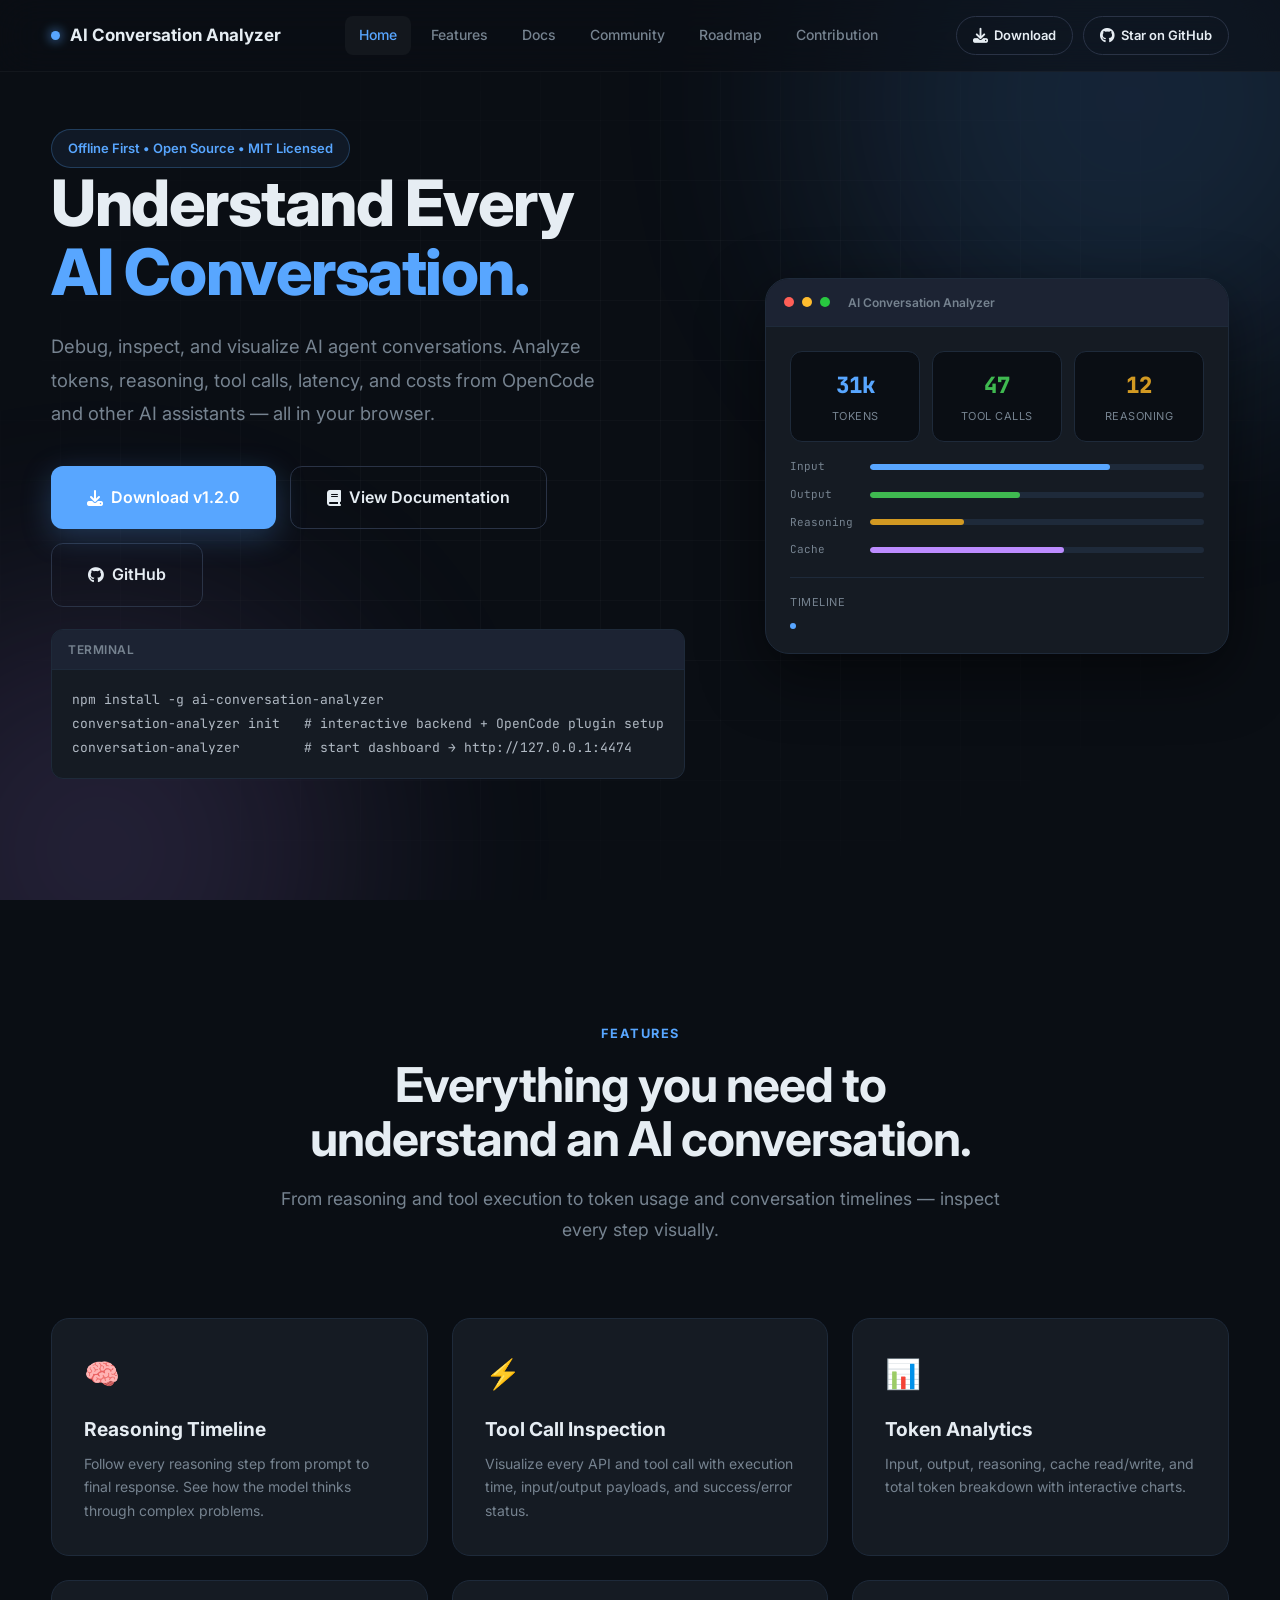
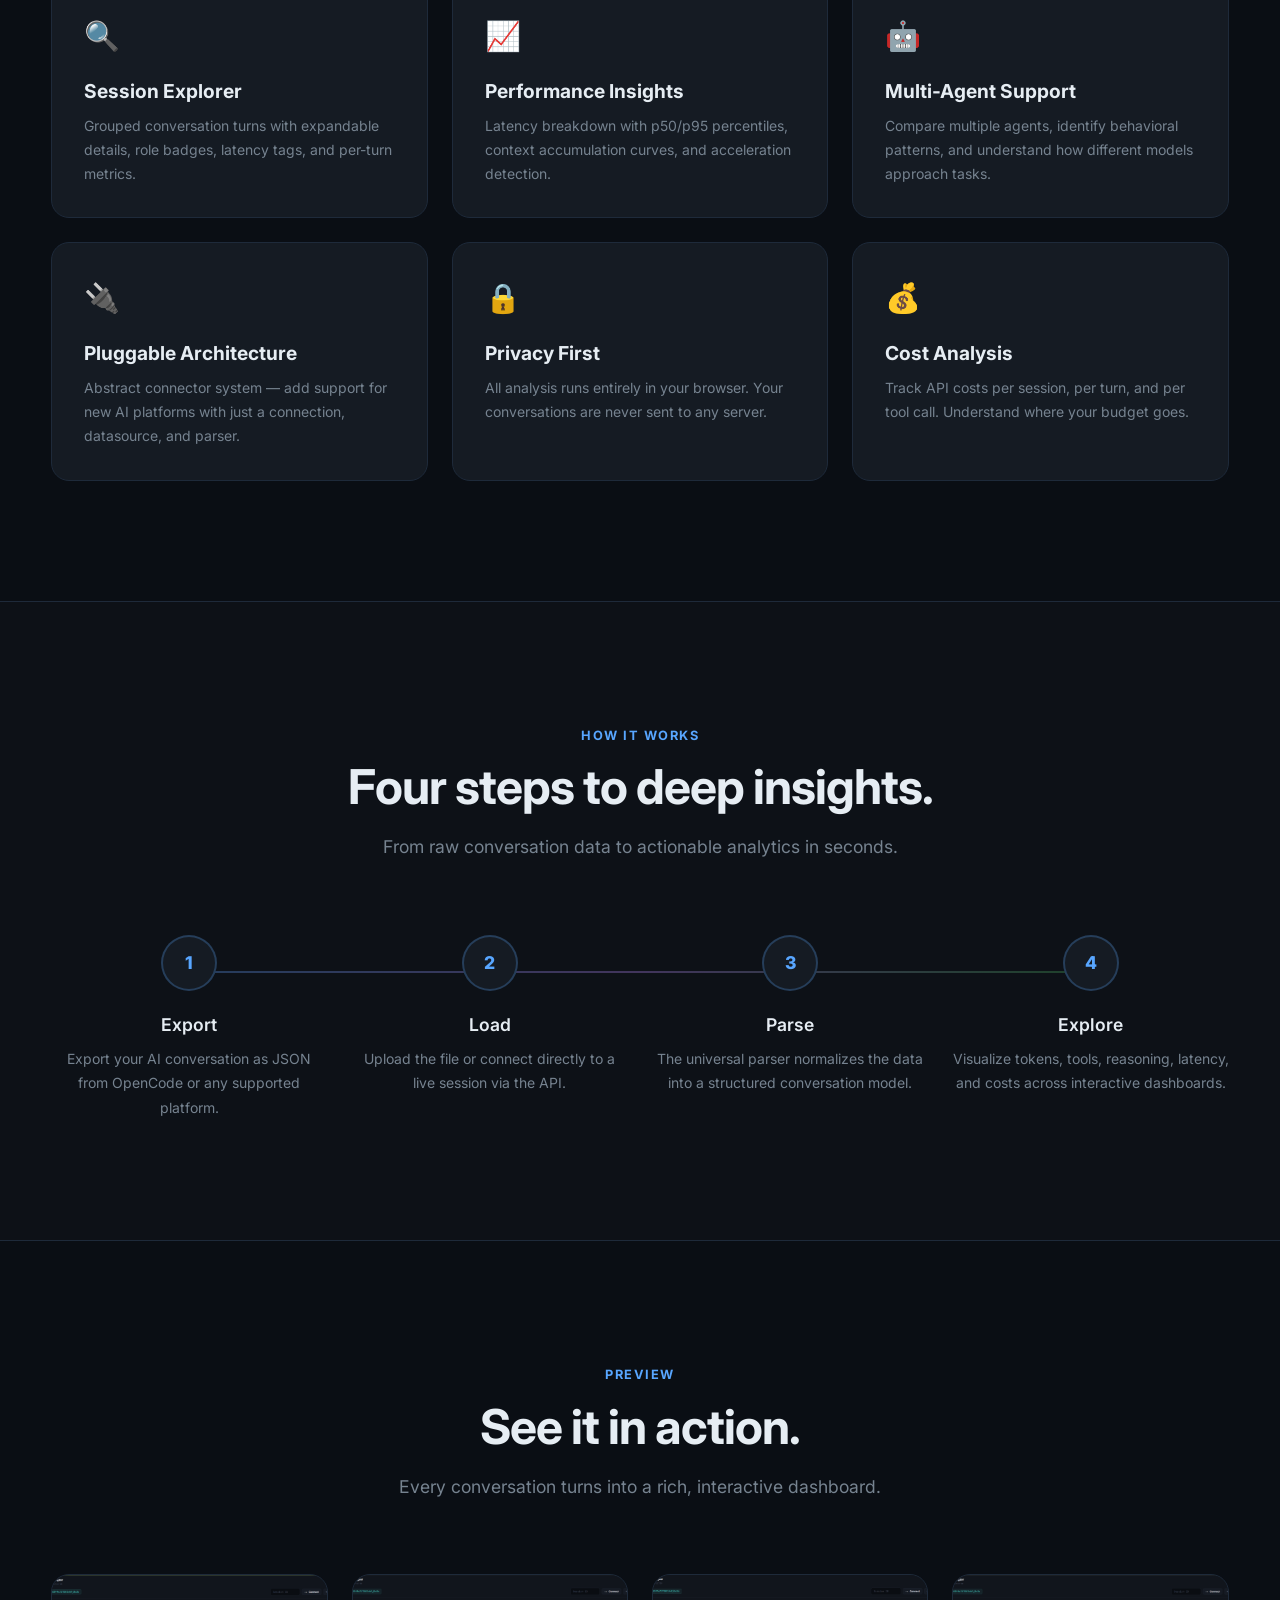
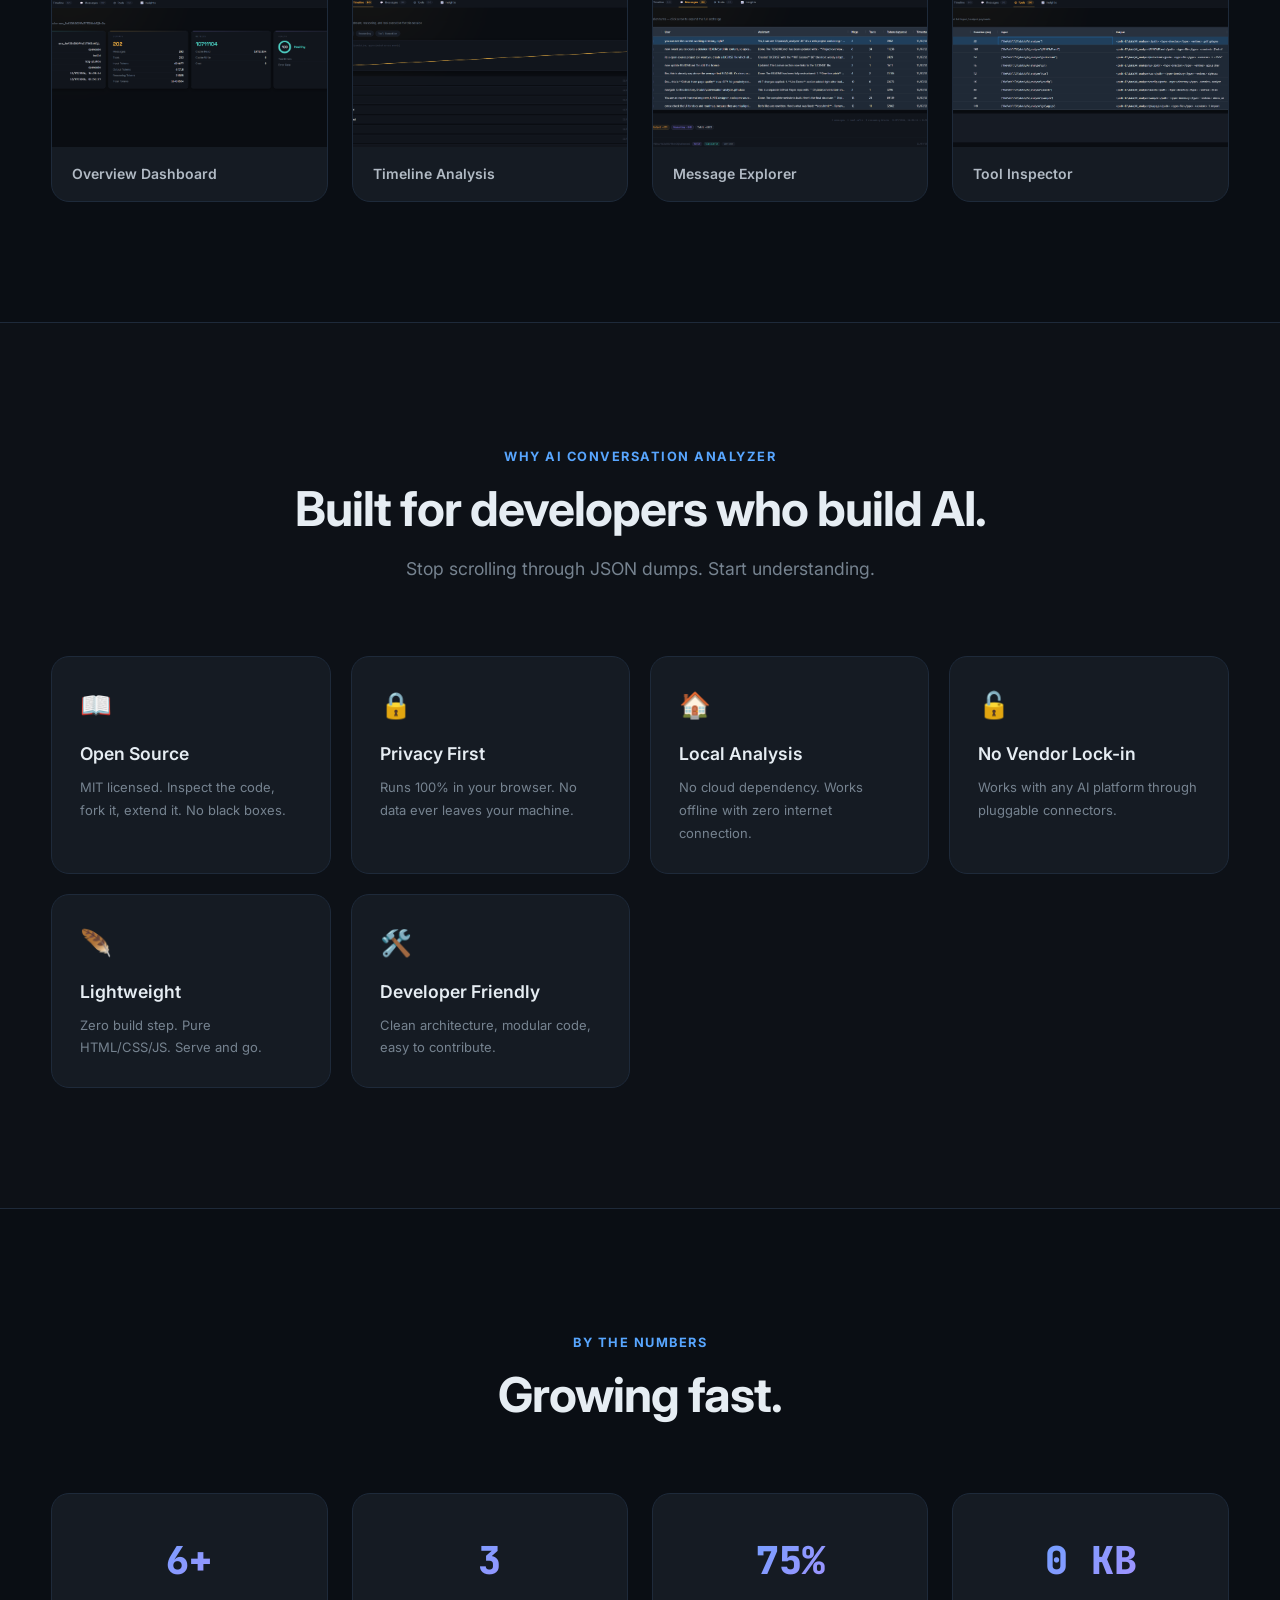
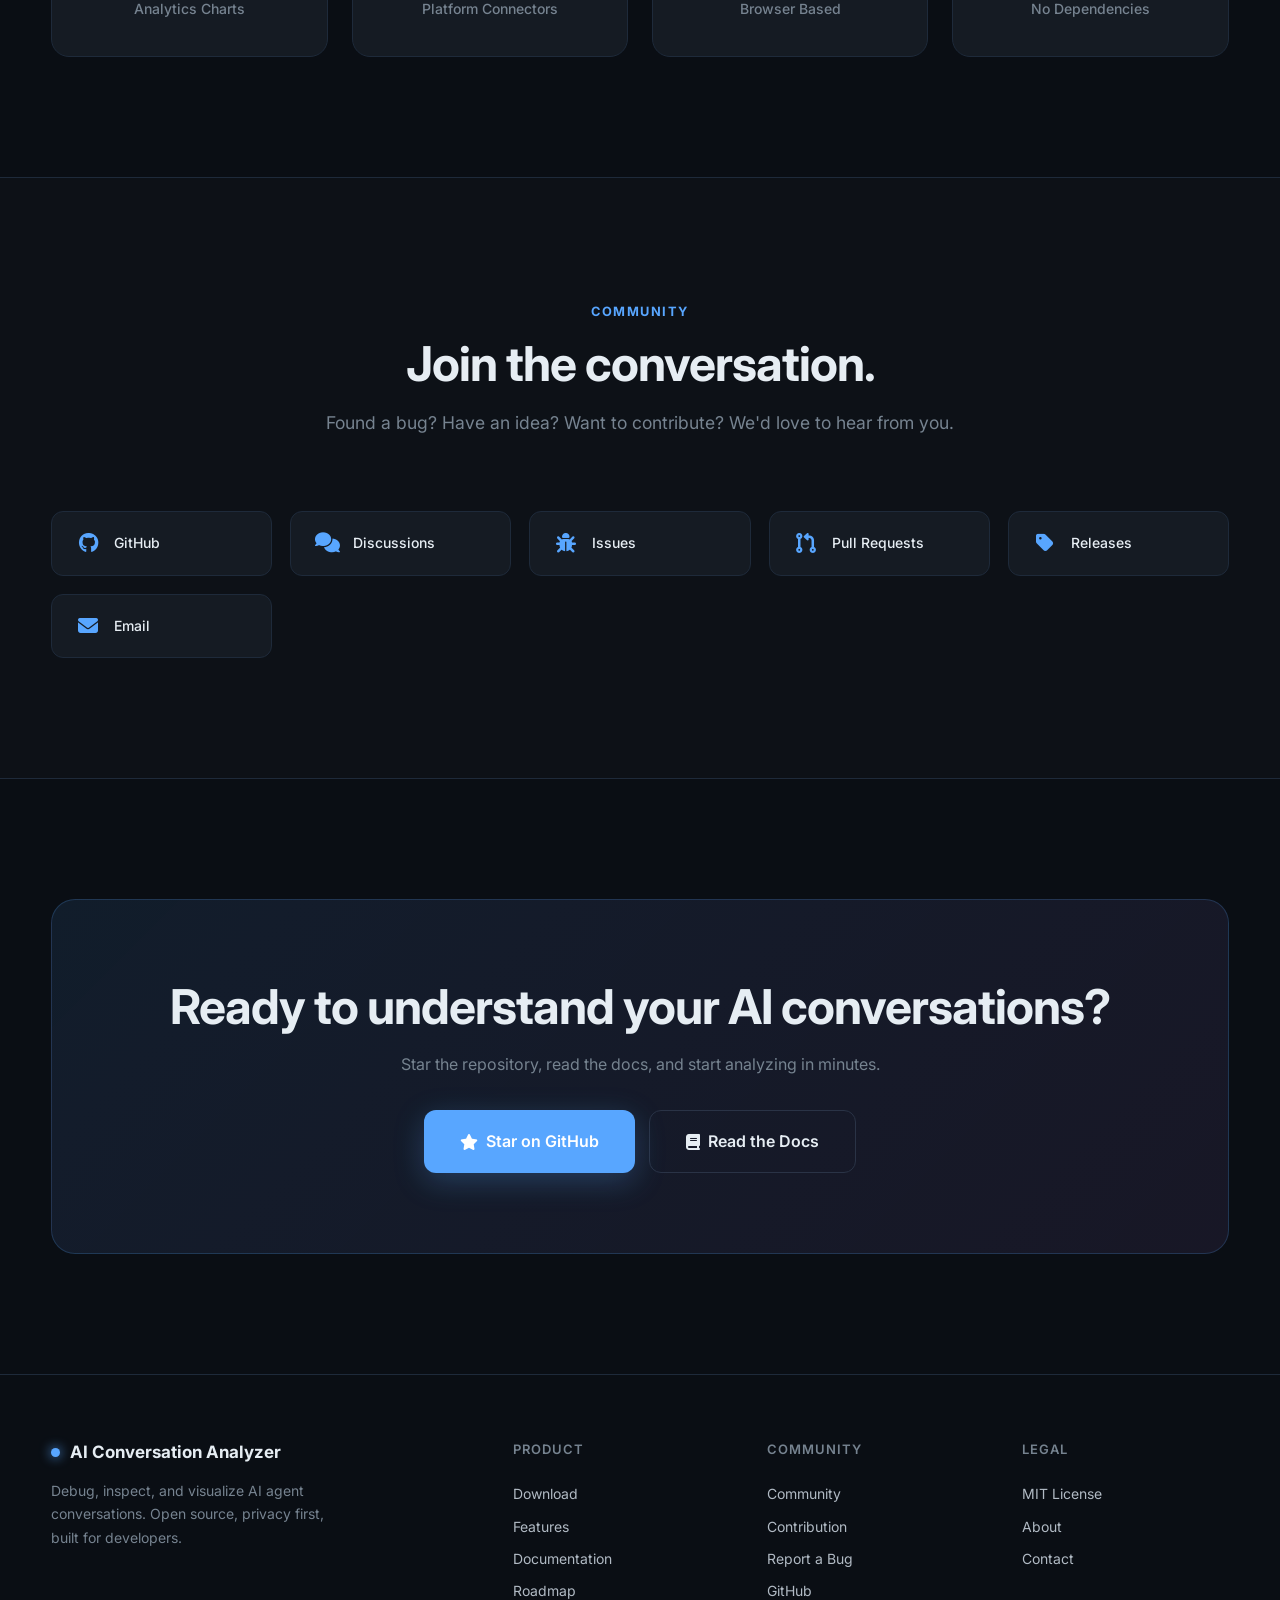
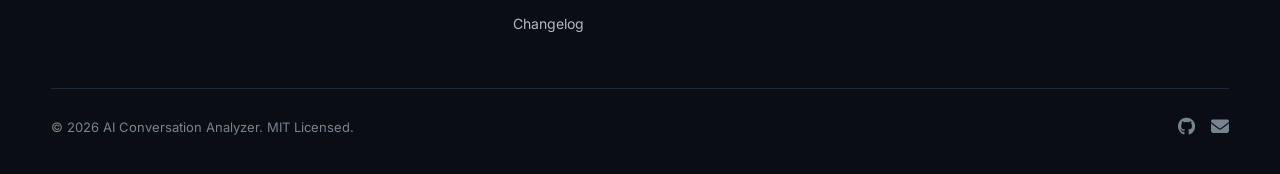
<file: index.html>
<!DOCTYPE html>
<html lang="en">
<head>
    <meta charset="UTF-8">
    <meta name="viewport" content="width=device-width, initial-scale=1.0">
    <title>AI Conversation Analyzer — Understand Every AI Conversation</title>
    <meta name="description" content="Debug, inspect, and visualize AI agent conversations. Analyze tokens, reasoning, tool calls, latency, and costs from OpenCode and other AI agents.">
    <meta name="keywords" content="AI, conversation, analyzer, LLM, agent, debugging, visualization, tokens, reasoning, tools, OpenCode">
    <meta property="og:title" content="AI Conversation Analyzer">
    <meta property="og:description" content="Debug, inspect, and visualize AI agent conversations.">
    <meta property="og:type" content="website">
    <meta name="twitter:card" content="summary_large_image">
    <link rel="preconnect" href="https://fonts.googleapis.com">
    <link rel="preconnect" href="https://fonts.gstatic.com" crossorigin>
    <link href="https://fonts.googleapis.com/css2?family=Inter:wght@300;400;500;600;700;800&family=JetBrains+Mono:wght@400;500;600&display=swap" rel="stylesheet">
    <link rel="stylesheet" href="https://cdnjs.cloudflare.com/ajax/libs/font-awesome/6.7.2/css/all.min.css">
    <link rel="stylesheet" href="css/tokens.css">
    <link rel="stylesheet" href="css/base.css">
    <link rel="stylesheet" href="css/background.css">
    <link rel="stylesheet" href="css/navigation.css">
    <link rel="stylesheet" href="css/components.css">
    <link rel="stylesheet" href="css/layout.css">
    <link rel="stylesheet" href="css/footer.css">
    <link rel="stylesheet" href="css/home.css">
    <link rel="stylesheet" href="css/pages.css">
    <link rel="stylesheet" href="css/animations.css">
    <link rel="stylesheet" href="css/responsive.css">
</head>
<body>

    <div id="site-header"></div>

    <!-- Hero Section -->
    <section class="hero-section">
        <div class="container">
            <div class="hero-grid">
                <div class="hero-content">
                    <span class="badge">Offline First &bull; Open Source &bull; MIT Licensed</span>
                    <h1>
                        Understand Every
                        <span>AI Conversation.</span>
                    </h1>
                    <p>
                        Debug, inspect, and visualize AI agent conversations.
                        Analyze tokens, reasoning, tool calls, latency, and costs
                        from OpenCode and other AI assistants — all in your browser.
                    </p>
                    <div class="hero-buttons">
                        <a class="btn btn-primary btn-lg" data-github="releases" target="_blank">
                            <i class="fa-solid fa-download"></i> Download v1.2.0 </a>
                        <a class="btn btn-secondary btn-lg" href="docs">
                            <i class="fa-solid fa-book"></i> View Documentation
                        </a>
                        <a class="btn btn-secondary btn-lg" data-github="base" target="_blank">
                            <i class="fa-brands fa-github"></i> GitHub
                        </a>
                    </div>
                    <div class="hero-install docs-code-block" style="margin-top: 22px;">
                        <div class="docs-code-header">
                            <span class="docs-code-lang">Terminal</span>
                        </div>
                        <pre><code>npm install -g ai-conversation-analyzer
conversation-analyzer init   # interactive backend + OpenCode plugin setup
conversation-analyzer        # start dashboard → http://127.0.0.1:4474</code></pre>
                    </div>
                </div>
                <div class="hero-visual">
                    <div class="mock-dashboard">
                        <div class="mock-titlebar">
                            <span class="mock-dot r"></span>
                            <span class="mock-dot y"></span>
                            <span class="mock-dot g"></span>
                            <span class="mock-titlebar-text">AI Conversation Analyzer</span>
                        </div>
                        <div class="mock-body">
                            <div class="mock-stat-row">
                                <div class="mock-stat">
                                    <div class="mock-stat-value blue" data-count="31" data-suffix="k">0</div>
                                    <div class="mock-stat-label">Tokens</div>
                                </div>
                                <div class="mock-stat">
                                    <div class="mock-stat-value green" data-count="47" data-suffix="">0</div>
                                    <div class="mock-stat-label">Tool Calls</div>
                                </div>
                                <div class="mock-stat">
                                    <div class="mock-stat-value amber" data-count="12" data-suffix="">0</div>
                                    <div class="mock-stat-label">Reasoning</div>
                                </div>
                            </div>
                            <div class="mock-bars">
                                <div class="mock-bar-row">
                                    <span class="mock-bar-label">Input</span>
                                    <div class="mock-bar-track"><div class="mock-bar-fill blue" data-width="72%"></div></div>
                                </div>
                                <div class="mock-bar-row">
                                    <span class="mock-bar-label">Output</span>
                                    <div class="mock-bar-track"><div class="mock-bar-fill green" data-width="45%"></div></div>
                                </div>
                                <div class="mock-bar-row">
                                    <span class="mock-bar-label">Reasoning</span>
                                    <div class="mock-bar-track"><div class="mock-bar-fill amber" data-width="28%"></div></div>
                                </div>
                                <div class="mock-bar-row">
                                    <span class="mock-bar-label">Cache</span>
                                    <div class="mock-bar-track"><div class="mock-bar-fill purple" data-width="58%"></div></div>
                                </div>
                            </div>
                            <div class="mock-timeline">
                                <div class="mock-timeline-title">Timeline</div>
                                <div class="mock-timeline-items">
                                    <div class="mock-timeline-item"><span class="mock-timeline-dot blue"></span> <span data-rotate></span></div>
                                </div>
                            </div>
                        </div>
                    </div>
                </div>
            </div>
        </div>
    </section>

    <!-- Features Section -->
    <section class="section" id="features">
        <div class="container">
            <div class="section-header reveal">
                <span class="section-label">Features</span>
                <h2>Everything you need to understand an AI conversation.</h2>
                <p>From reasoning and tool execution to token usage and conversation timelines — inspect every step visually.</p>
            </div>
            <div class="feature-grid">
                <div class="feature-card reveal">
                    <span class="feature-card-icon">🧠</span>
                    <h3>Reasoning Timeline</h3>
                    <p>Follow every reasoning step from prompt to final response. See how the model thinks through complex problems.</p>
                </div>
                <div class="feature-card reveal reveal-delay-1">
                    <span class="feature-card-icon">⚡</span>
                    <h3>Tool Call Inspection</h3>
                    <p>Visualize every API and tool call with execution time, input/output payloads, and success/error status.</p>
                </div>
                <div class="feature-card reveal reveal-delay-2">
                    <span class="feature-card-icon">📊</span>
                    <h3>Token Analytics</h3>
                    <p>Input, output, reasoning, cache read/write, and total token breakdown with interactive charts.</p>
                </div>
                <div class="feature-card reveal">
                    <span class="feature-card-icon">🔍</span>
                    <h3>Session Explorer</h3>
                    <p>Grouped conversation turns with expandable details, role badges, latency tags, and per-turn metrics.</p>
                </div>
                <div class="feature-card reveal reveal-delay-1">
                    <span class="feature-card-icon">📈</span>
                    <h3>Performance Insights</h3>
                    <p>Latency breakdown with p50/p95 percentiles, context accumulation curves, and acceleration detection.</p>
                </div>
                <div class="feature-card reveal reveal-delay-2">
                    <span class="feature-card-icon">🤖</span>
                    <h3>Multi-Agent Support</h3>
                    <p>Compare multiple agents, identify behavioral patterns, and understand how different models approach tasks.</p>
                </div>
                <div class="feature-card reveal">
                    <span class="feature-card-icon">🔌</span>
                    <h3>Pluggable Architecture</h3>
                    <p>Abstract connector system — add support for new AI platforms with just a connection, datasource, and parser.</p>
                </div>
                <div class="feature-card reveal reveal-delay-1">
                    <span class="feature-card-icon">🔒</span>
                    <h3>Privacy First</h3>
                    <p>All analysis runs entirely in your browser. Your conversations are never sent to any server.</p>
                </div>
                <div class="feature-card reveal reveal-delay-2">
                    <span class="feature-card-icon">💰</span>
                    <h3>Cost Analysis</h3>
                    <p>Track API costs per session, per turn, and per tool call. Understand where your budget goes.</p>
                </div>
            </div>
        </div>
    </section>

    <!-- How It Works -->
    <section class="section section-alt">
        <div class="container">
            <div class="section-header reveal">
                <span class="section-label">How It Works</span>
                <h2>Four steps to deep insights.</h2>
                <p>From raw conversation data to actionable analytics in seconds.</p>
            </div>
            <div class="steps reveal">
                <div class="step">
                    <div class="step-number">1</div>
                    <h4>Export</h4>
                    <p>Export your AI conversation as JSON from OpenCode or any supported platform.</p>
                </div>
                <div class="step">
                    <div class="step-number">2</div>
                    <h4>Load</h4>
                    <p>Upload the file or connect directly to a live session via the API.</p>
                </div>
                <div class="step">
                    <div class="step-number">3</div>
                    <h4>Parse</h4>
                    <p>The universal parser normalizes the data into a structured conversation model.</p>
                </div>
                <div class="step">
                    <div class="step-number">4</div>
                    <h4>Explore</h4>
                    <p>Visualize tokens, tools, reasoning, latency, and costs across interactive dashboards.</p>
                </div>
            </div>
        </div>
    </section>

    <!-- Screenshots -->
    <section class="section">
        <div class="container">
            <div class="section-header reveal">
                <span class="section-label">Preview</span>
                <h2>See it in action.</h2>
                <p>Every conversation turns into a rich, interactive dashboard.</p>
            </div>
            <div class="screenshot-grid reveal">
                <div class="screenshot-card">
                    <img src="assets/dashboard_overview.png" alt="Overview Dashboard" loading="lazy">
                    <div class="screenshot-caption">Overview Dashboard</div>
                </div>
                <div class="screenshot-card">
                    <img src="assets/dashboard_timeline.png" alt="Timeline Analysis" loading="lazy">
                    <div class="screenshot-caption">Timeline Analysis</div>
                </div>
                <div class="screenshot-card">
                    <img src="assets/dashboard_messages.png" alt="Message Explorer" loading="lazy">
                    <div class="screenshot-caption">Message Explorer</div>
                </div>
                <div class="screenshot-card">
                    <img src="assets/dashboard_tools.png" alt="Tool Inspector" loading="lazy">
                    <div class="screenshot-caption">Tool Inspector</div>
                </div>
            </div>
        </div>
    </section>

    <!-- Why Section -->
    <section class="section section-alt">
        <div class="container">
            <div class="section-header reveal">
                <span class="section-label">Why AI Conversation Analyzer</span>
                <h2>Built for developers who build AI.</h2>
                <p>Stop scrolling through JSON dumps. Start understanding.</p>
            </div>
            <div class="comparison-grid reveal">
                <div class="comparison-card">
                    <span class="comparison-icon">📖</span>
                    <h4>Open Source</h4>
                    <p>MIT licensed. Inspect the code, fork it, extend it. No black boxes.</p>
                </div>
                <div class="comparison-card">
                    <span class="comparison-icon">🔒</span>
                    <h4>Privacy First</h4>
                    <p>Runs 100% in your browser. No data ever leaves your machine.</p>
                </div>
                <div class="comparison-card">
                    <span class="comparison-icon">🏠</span>
                    <h4>Local Analysis</h4>
                    <p>No cloud dependency. Works offline with zero internet connection.</p>
                </div>
                <div class="comparison-card">
                    <span class="comparison-icon">🔓</span>
                    <h4>No Vendor Lock-in</h4>
                    <p>Works with any AI platform through pluggable connectors.</p>
                </div>
                <div class="comparison-card">
                    <span class="comparison-icon">🪶</span>
                    <h4>Lightweight</h4>
                    <p>Zero build step. Pure HTML/CSS/JS. Serve and go.</p>
                </div>
                <div class="comparison-card">
                    <span class="comparison-icon">🛠️</span>
                    <h4>Developer Friendly</h4>
                    <p>Clean architecture, modular code, easy to contribute.</p>
                </div>
            </div>
        </div>
    </section>

    <!-- Statistics -->
    <section class="section">
        <div class="container">
            <div class="section-header reveal">
                <span class="section-label">By The Numbers</span>
                <h2>Growing fast.</h2>
            </div>
            <div class="grid-4 reveal">
                <div class="stat-card">
                    <div class="stat-value" data-count="8" data-suffix="+">0</div>
                    <div class="stat-label">Analytics Charts</div>
                </div>
                <div class="stat-card">
                    <div class="stat-value" data-count="5" data-suffix="">0</div>
                    <div class="stat-label">Platform Connectors</div>
                </div>
                <div class="stat-card">
                    <div class="stat-value" data-count="100" data-suffix="%">0</div>
                    <div class="stat-label">Browser Based</div>
                </div>
                <div class="stat-card">
                    <div class="stat-value" data-count="0" data-suffix=" KB">0</div>
                    <div class="stat-label">No Dependencies</div>
                </div>
            </div>
        </div>
    </section>

    <!-- Community -->
    <section class="section section-alt" id="community">
        <div class="container">
            <div class="section-header reveal">
                <span class="section-label">Community</span>
                <h2>Join the conversation.</h2>
                <p>Found a bug? Have an idea? Want to contribute? We'd love to hear from you.</p>
            </div>
            <div class="community-grid reveal">
                <a class="community-card" data-github="base" target="_blank">
                    <i class="fa-brands fa-github"></i>
                    <span>GitHub</span>
                </a>
                <a class="community-card" data-github="repo/discussions" target="_blank">
                    <i class="fa-solid fa-comments"></i>
                    <span>Discussions</span>
                </a>
                <a class="community-card" data-github="repo/issues" target="_blank">
                    <i class="fa-solid fa-bug"></i>
                    <span>Issues</span>
                </a>
                <a class="community-card" data-github="repo/pulls" target="_blank">
                    <i class="fa-solid fa-code-pull-request"></i>
                    <span>Pull Requests</span>
                </a>
                <a class="community-card" data-github="repo/releases" target="_blank">
                    <i class="fa-solid fa-tag"></i>
                    <span>Releases</span>
                </a>
                <a class="community-card" data-email="contact">
                    <i class="fa-solid fa-envelope"></i>
                    <span>Email</span>
                </a>
            </div>
        </div>
    </section>

    <!-- CTA -->
    <section class="section">
        <div class="container">
            <div class="cta-banner reveal">
                <h2>Ready to understand your AI conversations?</h2>
                <p>Star the repository, read the docs, and start analyzing in minutes.</p>
                <div class="cta-buttons">
                    <a class="btn btn-primary btn-lg" data-github="base" target="_blank">
                        <i class="fa-solid fa-star"></i> Star on GitHub
                    </a>
                    <a class="btn btn-secondary btn-lg" href="docs">
                        <i class="fa-solid fa-book"></i> Read the Docs
                    </a>
                </div>
            </div>
        </div>
    </section>

    <div id="site-footer"></div>

    <script src="js/config.js"></script>
    <script src="js/include.js"></script>
    <script src="js/main.js"></script>
</body>
</html>
</file>
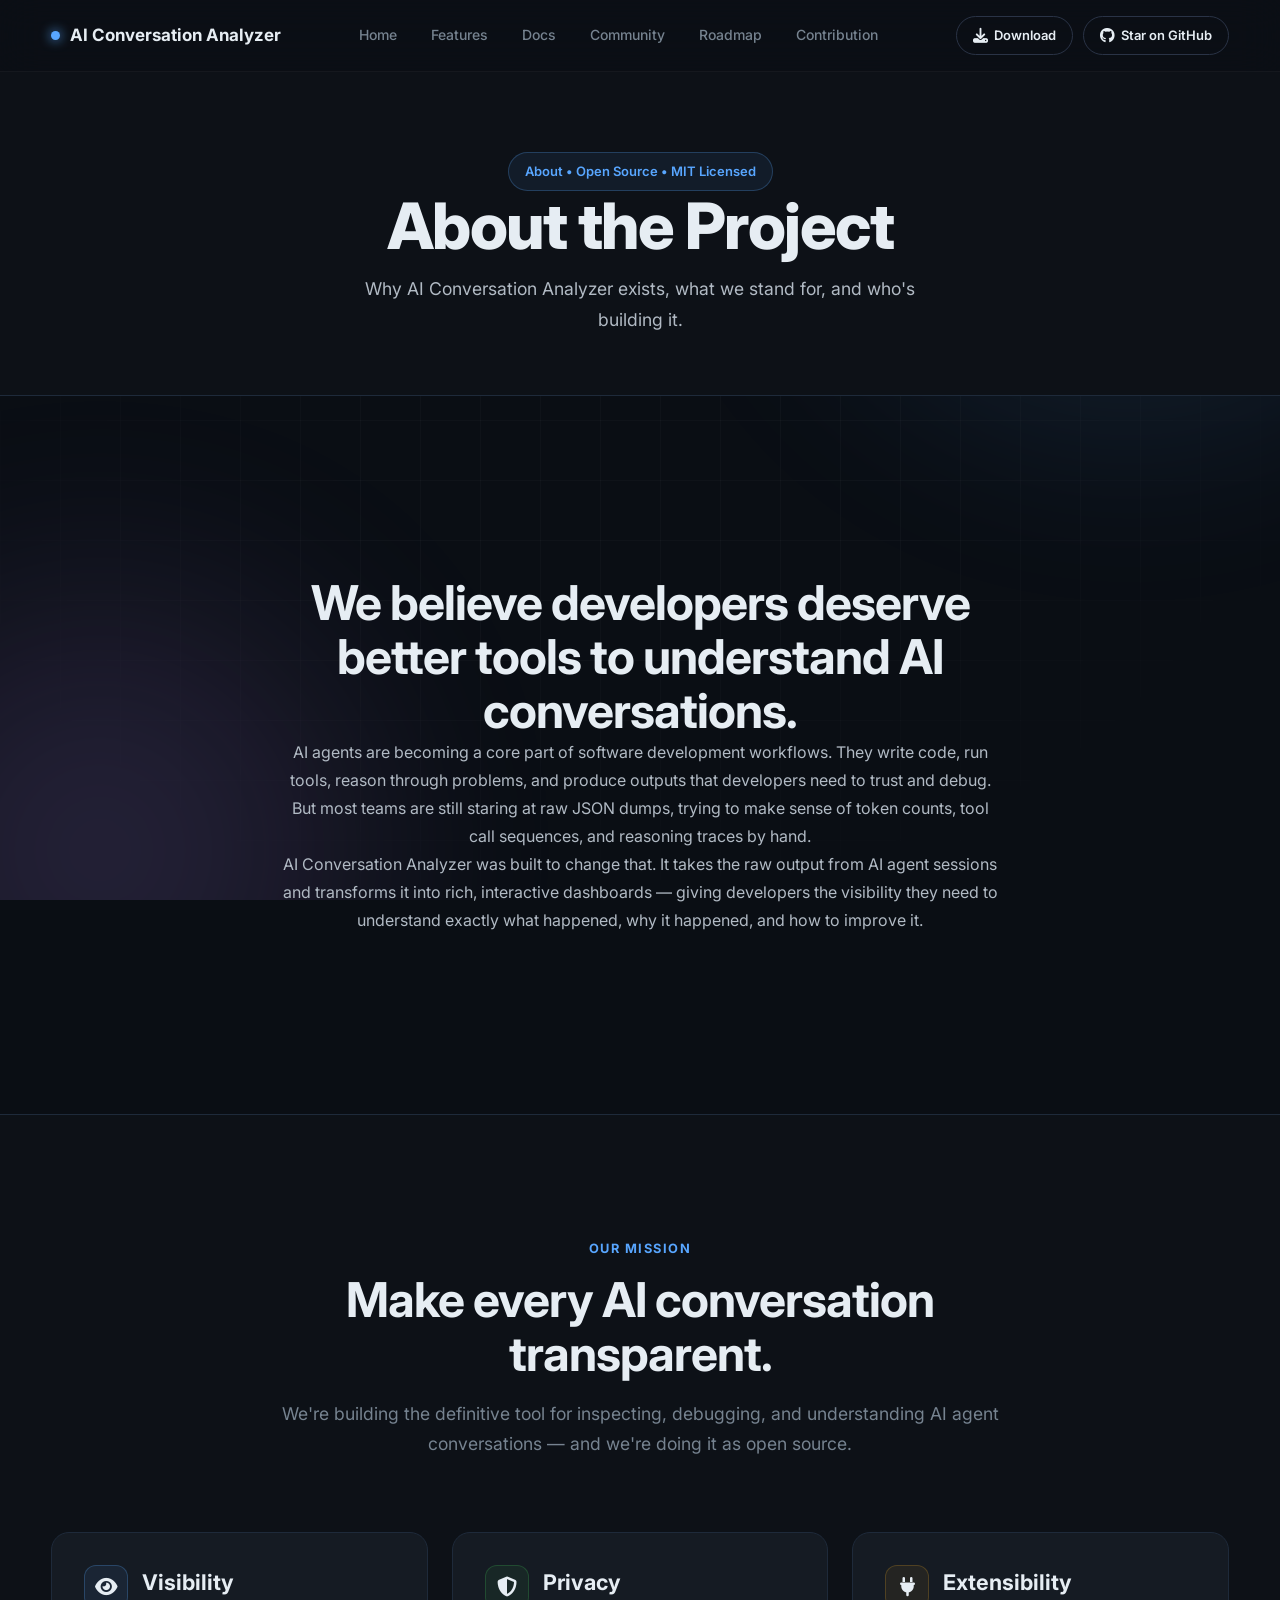
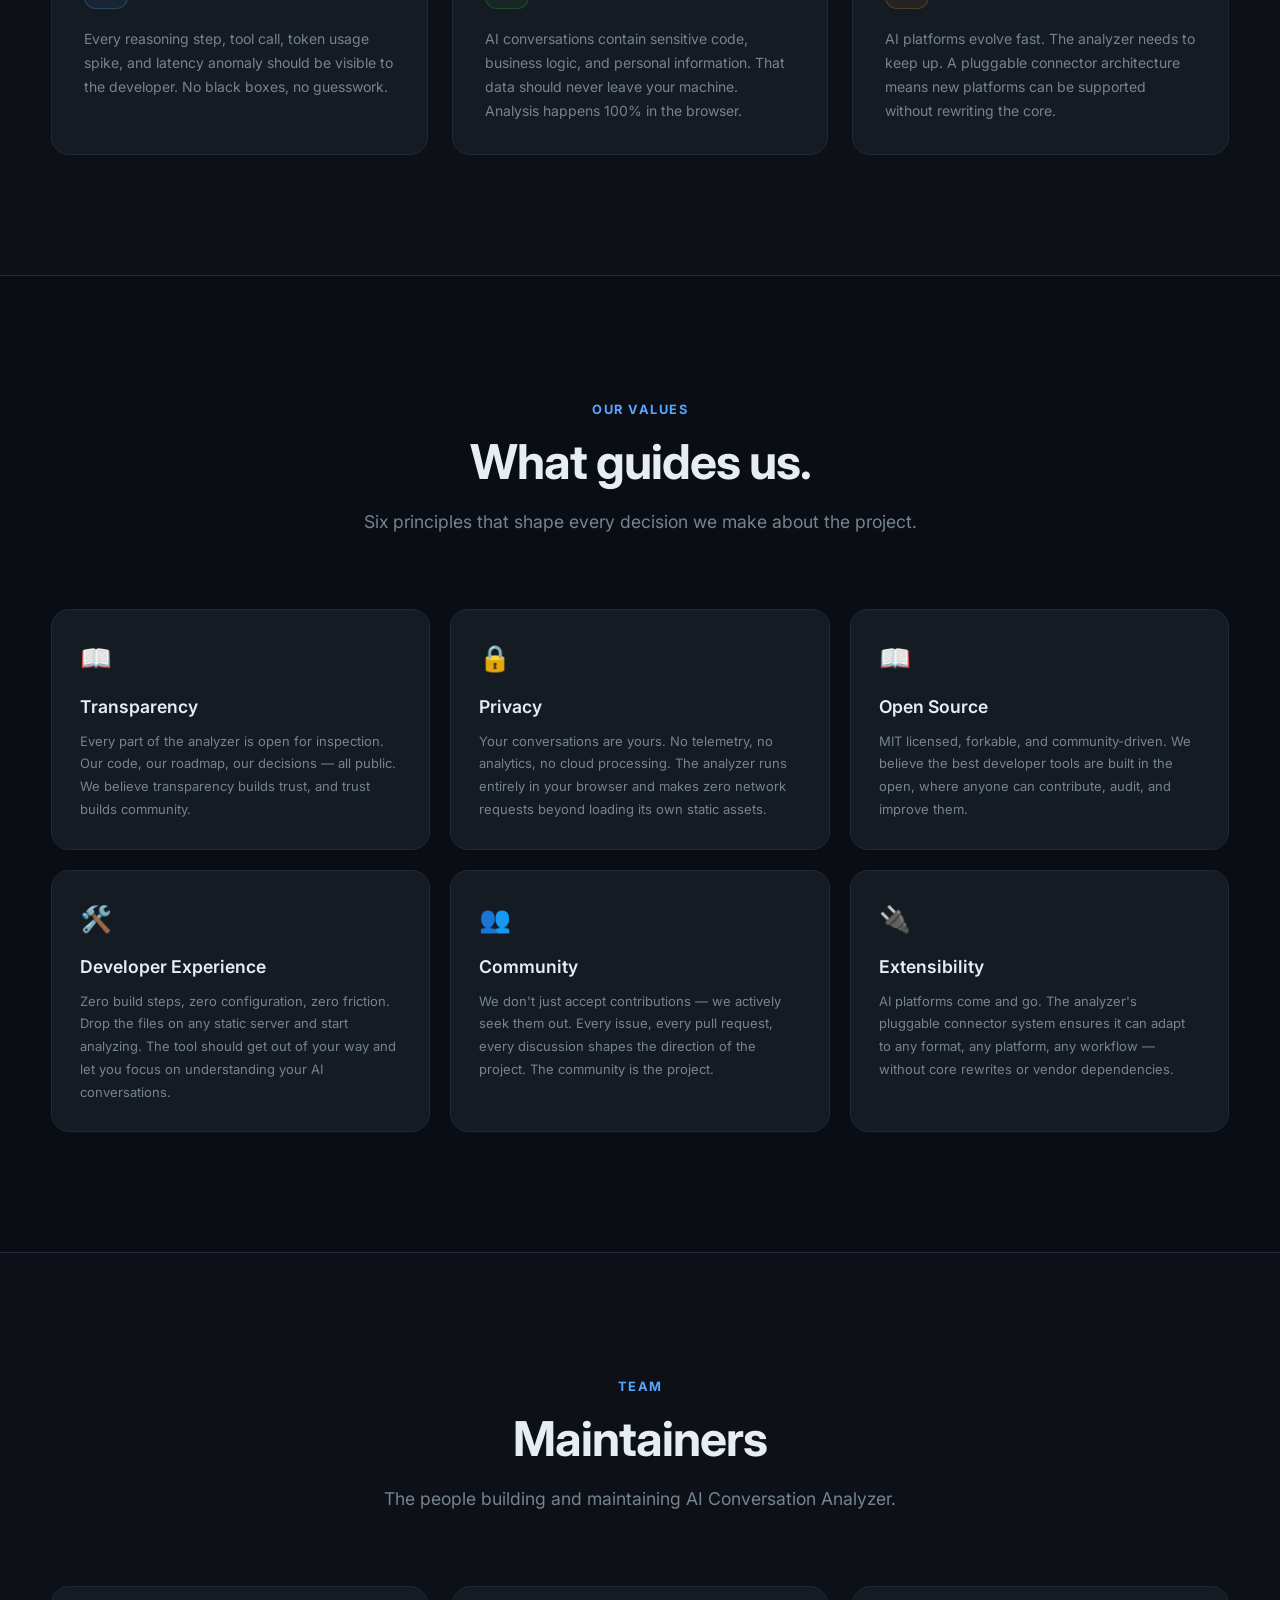
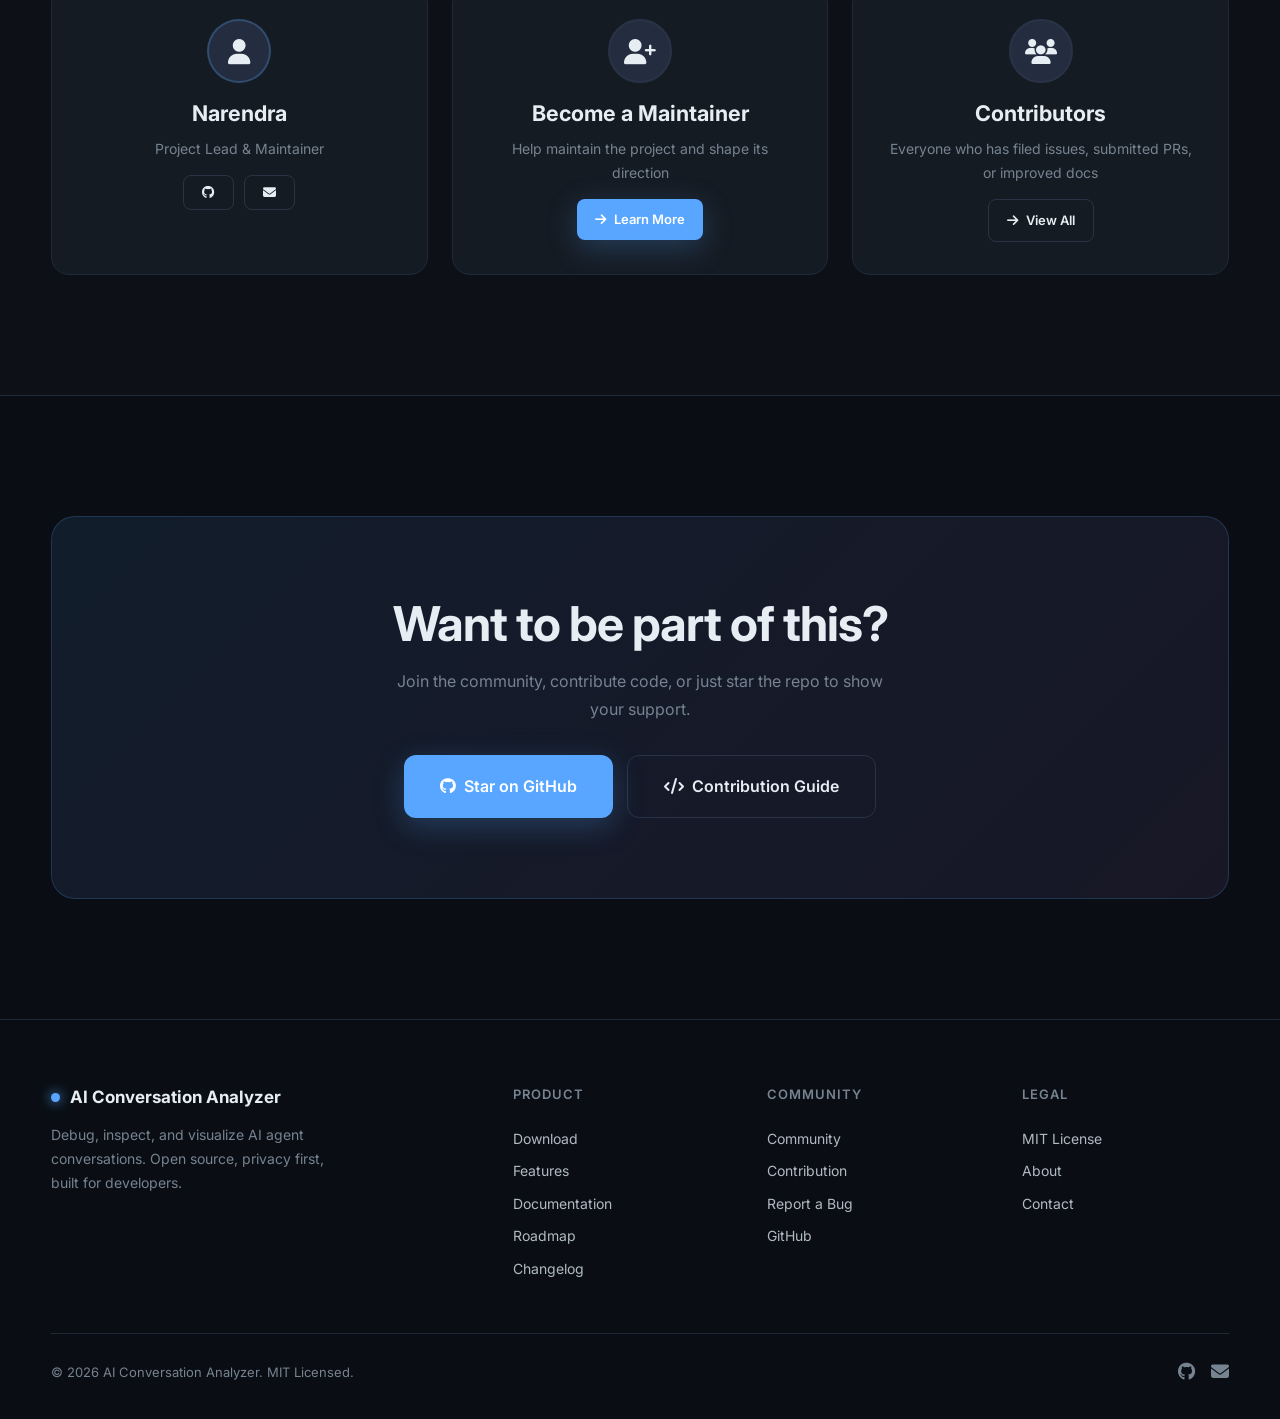
<file: about.html>
<!DOCTYPE html>
<html lang="en">
<head>
    <meta charset="UTF-8">
    <meta name="viewport" content="width=device-width, initial-scale=1.0">
    <title>About — AI Conversation Analyzer</title>
    <meta name="description" content="Learn about AI Conversation Analyzer — our mission, values, and the team behind the open source AI conversation debugging tool.">
    <meta name="keywords" content="AI, conversation, analyzer, about, mission, open source, privacy, developer tools">
    <meta property="og:title" content="About — AI Conversation Analyzer">
    <meta property="og:description" content="Learn about AI Conversation Analyzer — our mission, values, and the team.">
    <meta property="og:type" content="website">
    <meta name="twitter:card" content="summary_large_image">
    <link rel="preconnect" href="https://fonts.googleapis.com">
    <link rel="preconnect" href="https://fonts.gstatic.com" crossorigin>
    <link href="https://fonts.googleapis.com/css2?family=Inter:wght@300;400;500;600;700;800&family=JetBrains+Mono:wght@400;500;600&display=swap" rel="stylesheet">
    <link rel="stylesheet" href="https://cdnjs.cloudflare.com/ajax/libs/font-awesome/6.7.2/css/all.min.css">
    <link rel="stylesheet" href="css/tokens.css">
    <link rel="stylesheet" href="css/base.css">
    <link rel="stylesheet" href="css/background.css">
    <link rel="stylesheet" href="css/navigation.css">
    <link rel="stylesheet" href="css/components.css">
    <link rel="stylesheet" href="css/layout.css">
    <link rel="stylesheet" href="css/footer.css">
    <link rel="stylesheet" href="css/home.css">
    <link rel="stylesheet" href="css/pages.css">
    <link rel="stylesheet" href="css/animations.css">
    <link rel="stylesheet" href="css/responsive.css">
</head>
<body>

    <div id="site-header"></div>

    <!-- Page Header -->
    <section class="page-header">
        <div class="container">
            <span class="badge">About &bull; Open Source &bull; MIT Licensed</span>
            <h1>About the Project</h1>
            <p>Why AI Conversation Analyzer exists, what we stand for, and who's building it.</p>
        </div>
    </section>

    <!-- About Hero -->
    <section class="section">
        <div class="container">
            <div class="about-hero reveal">
                <h2>We believe developers deserve better tools to understand AI conversations.</h2>
                <p>AI agents are becoming a core part of software development workflows. They write code, run tools, reason through problems, and produce outputs that developers need to trust and debug. But most teams are still staring at raw JSON dumps, trying to make sense of token counts, tool call sequences, and reasoning traces by hand.</p>
                <p>AI Conversation Analyzer was built to change that. It takes the raw output from AI agent sessions and transforms it into rich, interactive dashboards — giving developers the visibility they need to understand exactly what happened, why it happened, and how to improve it.</p>
            </div>
        </div>
    </section>

    <!-- Mission -->
    <section class="section section-alt">
        <div class="container">
            <div class="section-header reveal">
                <span class="section-label">Our Mission</span>
                <h2>Make every AI conversation transparent.</h2>
                <p>We're building the definitive tool for inspecting, debugging, and understanding AI agent conversations — and we're doing it as open source.</p>
            </div>
            <div class="grid-3 reveal">
                <div class="card">
                    <div class="card-header">
                        <div class="card-icon blue">
                            <i class="fa-solid fa-eye"></i>
                        </div>
                        <h3>Visibility</h3>
                    </div>
                    <p>Every reasoning step, tool call, token usage spike, and latency anomaly should be visible to the developer. No black boxes, no guesswork.</p>
                </div>
                <div class="card">
                    <div class="card-header">
                        <div class="card-icon green">
                            <i class="fa-solid fa-shield-halved"></i>
                        </div>
                        <h3>Privacy</h3>
                    </div>
                    <p>AI conversations contain sensitive code, business logic, and personal information. That data should never leave your machine. Analysis happens 100% in the browser.</p>
                </div>
                <div class="card">
                    <div class="card-header">
                        <div class="card-icon amber">
                            <i class="fa-solid fa-plug"></i>
                        </div>
                        <h3>Extensibility</h3>
                    </div>
                    <p>AI platforms evolve fast. The analyzer needs to keep up. A pluggable connector architecture means new platforms can be supported without rewriting the core.</p>
                </div>
            </div>
        </div>
    </section>

    <!-- Values -->
    <section class="section" id="values">
        <div class="container">
            <div class="section-header reveal">
                <span class="section-label">Our Values</span>
                <h2>What guides us.</h2>
                <p>Six principles that shape every decision we make about the project.</p>
            </div>
            <div class="about-values reveal">
                <div class="comparison-grid" style="grid-template-columns: repeat(3, 1fr);">
                    <div class="comparison-card">
                        <span class="comparison-icon">📖</span>
                        <h4>Transparency</h4>
                        <p>Every part of the analyzer is open for inspection. Our code, our roadmap, our decisions — all public. We believe transparency builds trust, and trust builds community.</p>
                    </div>
                    <div class="comparison-card">
                        <span class="comparison-icon">🔒</span>
                        <h4>Privacy</h4>
                        <p>Your conversations are yours. No telemetry, no analytics, no cloud processing. The analyzer runs entirely in your browser and makes zero network requests beyond loading its own static assets.</p>
                    </div>
                    <div class="comparison-card">
                        <span class="comparison-icon">📖</span>
                        <h4>Open Source</h4>
                        <p>MIT licensed, forkable, and community-driven. We believe the best developer tools are built in the open, where anyone can contribute, audit, and improve them.</p>
                    </div>
                    <div class="comparison-card">
                        <span class="comparison-icon">🛠️</span>
                        <h4>Developer Experience</h4>
                        <p>Zero build steps, zero configuration, zero friction. Drop the files on any static server and start analyzing. The tool should get out of your way and let you focus on understanding your AI conversations.</p>
                    </div>
                    <div class="comparison-card">
                        <span class="comparison-icon">👥</span>
                        <h4>Community</h4>
                        <p>We don't just accept contributions — we actively seek them out. Every issue, every pull request, every discussion shapes the direction of the project. The community is the project.</p>
                    </div>
                    <div class="comparison-card">
                        <span class="comparison-icon">🔌</span>
                        <h4>Extensibility</h4>
                        <p>AI platforms come and go. The analyzer's pluggable connector system ensures it can adapt to any format, any platform, any workflow — without core rewrites or vendor dependencies.</p>
                    </div>
                </div>
            </div>
        </div>
    </section>

    <!-- Team / Maintainers -->
    <section class="section section-alt" id="team">
        <div class="container">
            <div class="section-header reveal">
                <span class="section-label">Team</span>
                <h2>Maintainers</h2>
                <p>The people building and maintaining AI Conversation Analyzer.</p>
            </div>
            <div class="grid-3 reveal">
                <div class="card" style="text-align:center">
                    <div style="width:64px;height:64px;border-radius:50%;background:var(--surface-3);border:2px solid var(--primary-border);margin:0 auto 16px;display:flex;align-items:center;justify-content:center;font-size:1.6rem">
                        <i class="fa-solid fa-user"></i>
                    </div>
                    <h3>Narendra</h3>
                    <p style="margin-top:4px">Project Lead &amp; Maintainer</p>
                    <div style="margin-top:14px;display:flex;gap:10px;justify-content:center">
                        <a class="btn btn-sm btn-secondary" href="https://github.com/NarriGoud" target="_blank"><i class="fa-brands fa-github"></i></a>
                        <a class="btn btn-sm btn-secondary" data-email="contact"><i class="fa-solid fa-envelope"></i></a>
                    </div>
                </div>
                <div class="card" style="text-align:center">
                    <div style="width:64px;height:64px;border-radius:50%;background:var(--surface-3);border:2px solid var(--border);margin:0 auto 16px;display:flex;align-items:center;justify-content:center;font-size:1.6rem">
                        <i class="fa-solid fa-user-plus"></i>
                    </div>
                    <h3>Become a Maintainer</h3>
                    <p style="margin-top:4px">Help maintain the project and shape its direction</p>
                    <div style="margin-top:14px">
                        <a class="btn btn-sm btn-primary" href="contribution"><i class="fa-solid fa-arrow-right"></i> Learn More</a>
                    </div>
                </div>
                <div class="card" style="text-align:center">
                    <div style="width:64px;height:64px;border-radius:50%;background:var(--surface-3);border:2px solid var(--border);margin:0 auto 16px;display:flex;align-items:center;justify-content:center;font-size:1.6rem">
                        <i class="fa-solid fa-users"></i>
                    </div>
                    <h3>Contributors</h3>
                    <p style="margin-top:4px">Everyone who has filed issues, submitted PRs, or improved docs</p>
                    <div style="margin-top:14px">
                        <a class="btn btn-sm btn-secondary" data-github="repo/contributors" target="_blank"><i class="fa-solid fa-arrow-right"></i> View All</a>
                    </div>
                </div>
            </div>
        </div>
    </section>

    <!-- CTA -->
    <section class="section">
        <div class="container">
            <div class="cta-banner reveal">
                <h2>Want to be part of this?</h2>
                <p>Join the community, contribute code, or just star the repo to show your support.</p>
                <div class="cta-buttons">
                    <a class="btn btn-primary btn-lg" data-github="base" target="_blank">
                        <i class="fa-brands fa-github"></i> Star on GitHub
                    </a>
                    <a class="btn btn-secondary btn-lg" href="contribution">
                        <i class="fa-solid fa-code"></i> Contribution Guide
                    </a>
                </div>
            </div>
        </div>
    </section>

    <div id="site-footer"></div>

    <script src="js/config.js"></script>
    <script src="js/include.js"></script>
    <script src="js/main.js"></script>
</body>
</html>
</file>
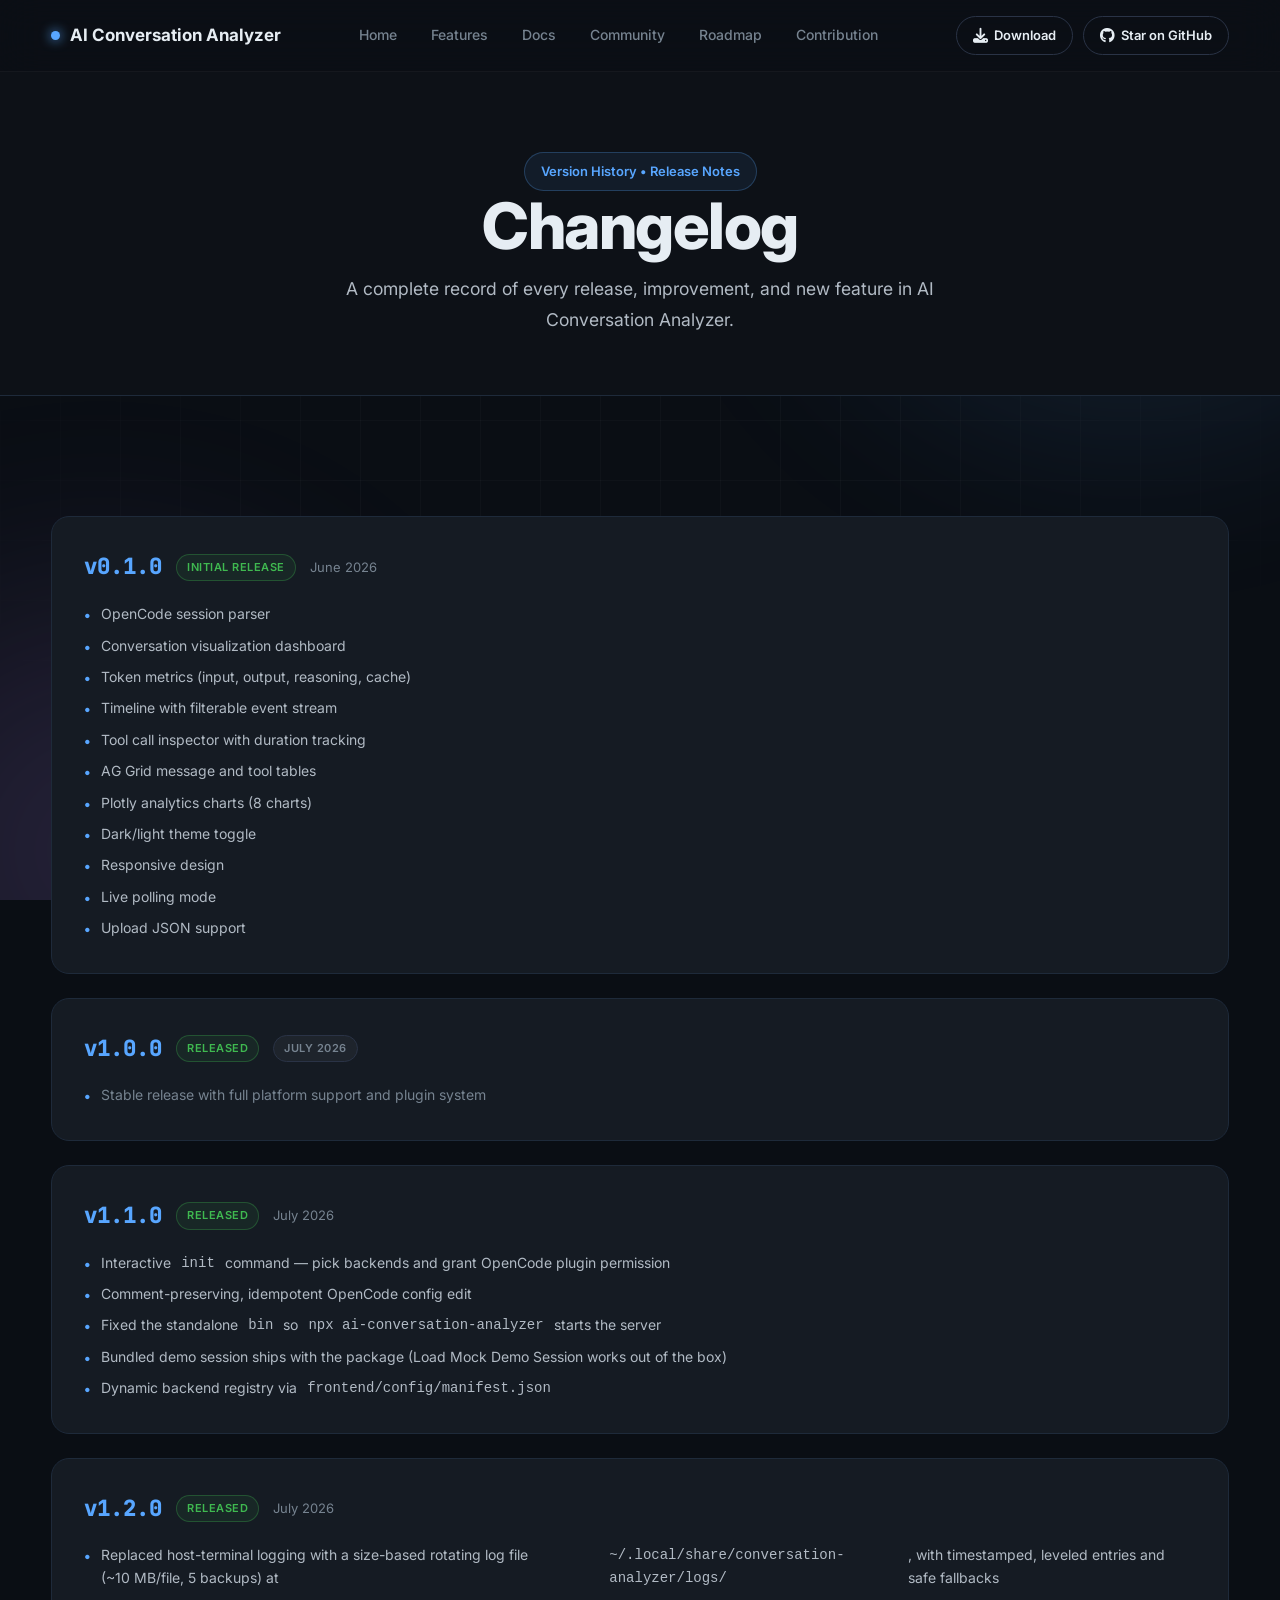
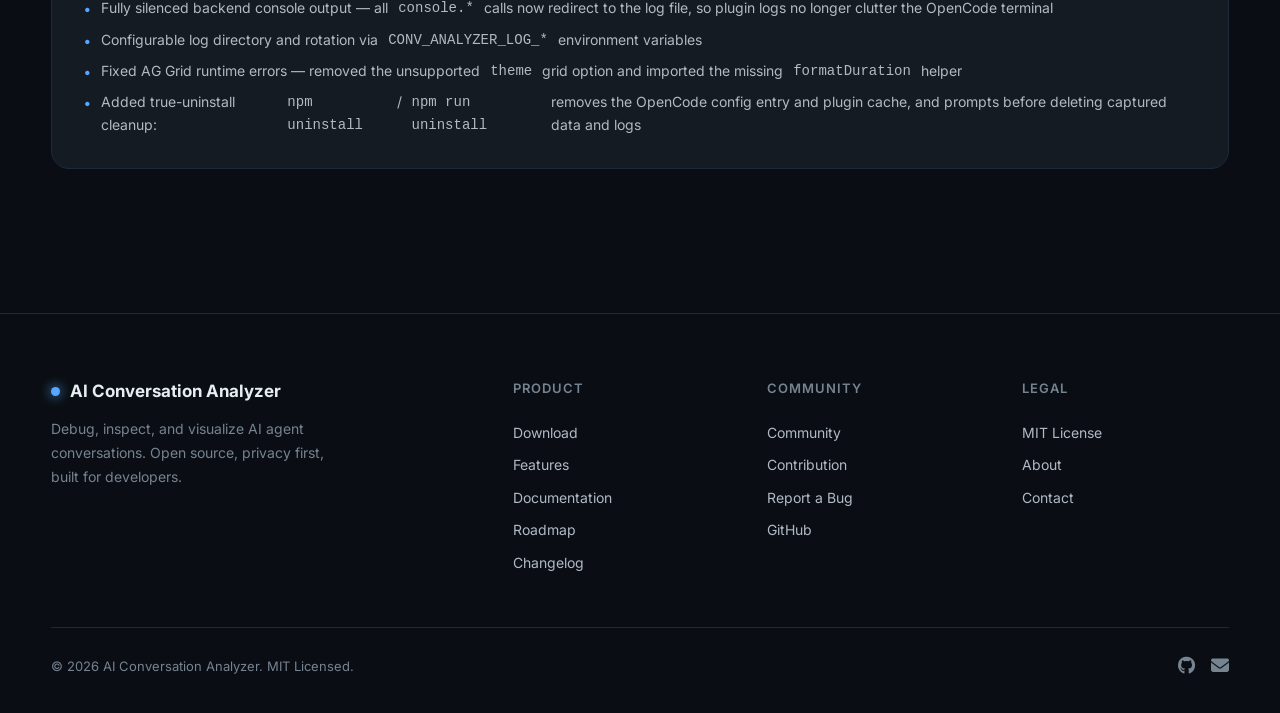
<file: changelog.html>
<!DOCTYPE html>
<html lang="en">
<head>
    <meta charset="UTF-8">
    <meta name="viewport" content="width=device-width, initial-scale=1.0">
    <title>Changelog — AI Conversation Analyzer</title>
    <meta name="description" content="Track every release of AI Conversation Analyzer. See what's new, what's fixed, and what's coming next.">
    <meta name="keywords" content="AI, conversation, analyzer, changelog, releases, version history">
    <meta property="og:title" content="Changelog — AI Conversation Analyzer">
    <meta property="og:description" content="Track every release of AI Conversation Analyzer. See what's new, what's fixed, and what's coming next.">
    <meta property="og:type" content="website">
    <meta name="twitter:card" content="summary_large_image">
    <link rel="preconnect" href="https://fonts.googleapis.com">
    <link rel="preconnect" href="https://fonts.gstatic.com" crossorigin>
    <link href="https://fonts.googleapis.com/css2?family=Inter:wght@300;400;500;600;700;800&family=JetBrains+Mono:wght@400;500;600&display=swap" rel="stylesheet">
    <link rel="stylesheet" href="https://cdnjs.cloudflare.com/ajax/libs/font-awesome/6.7.2/css/all.min.css">
    <link rel="stylesheet" href="css/tokens.css">
    <link rel="stylesheet" href="css/base.css">
    <link rel="stylesheet" href="css/background.css">
    <link rel="stylesheet" href="css/navigation.css">
    <link rel="stylesheet" href="css/components.css">
    <link rel="stylesheet" href="css/layout.css">
    <link rel="stylesheet" href="css/footer.css">
    <link rel="stylesheet" href="css/home.css">
    <link rel="stylesheet" href="css/pages.css">
    <link rel="stylesheet" href="css/animations.css">
    <link rel="stylesheet" href="css/responsive.css">
</head>
<body>

    <div id="site-header"></div>

    <!-- Page Header -->
    <section class="page-header">
        <div class="container">
            <span class="badge">Version History &bull; Release Notes</span>
            <h1>Changelog</h1>
            <p>A complete record of every release, improvement, and new feature in AI Conversation Analyzer.</p>
        </div>
    </section>

    <!-- Releases -->
    <section class="section">
        <div class="container">

            <!-- v0.1.0 -->
            <div class="release-card reveal">
                <div class="release-header">
                    <span class="release-version">v0.1.0</span>
                    <span class="tag tag-green">Initial Release</span>
                    <span class="release-date">June 2026</span>
                </div>
                <ul class="release-list">
                    <li class="release-item">OpenCode session parser</li>
                    <li class="release-item">Conversation visualization dashboard</li>
                    <li class="release-item">Token metrics (input, output, reasoning, cache)</li>
                    <li class="release-item">Timeline with filterable event stream</li>
                    <li class="release-item">Tool call inspector with duration tracking</li>
                    <li class="release-item">AG Grid message and tool tables</li>
                    <li class="release-item">Plotly analytics charts (8 charts)</li>
                    <li class="release-item">Dark/light theme toggle</li>
                    <li class="release-item">Responsive design</li>
                    <li class="release-item">Live polling mode</li>
                    <li class="release-item">Upload JSON support</li>
                </ul>
            </div>

            <!-- v1.0.0 -->
            <div class="release-card reveal">
                <div class="release-header">
                    <span class="release-version">v1.0.0</span>
                    <span class="tag tag-green">Released</span>
                    <span class="tag tag-muted">July 2026</span>
                </div>
                <ul class="release-list">
                    <li class="release-item" style="color:var(--muted)">Stable release with full platform support and plugin system</li>
                </ul>
            </div>

            <!-- v1.1.0 -->
            <div class="release-card reveal">
                <div class="release-header">
                    <span class="release-version">v1.1.0</span>
                    <span class="tag tag-green">Released</span>
                    <span class="release-date">July 2026</span>
                </div>
                <ul class="release-list">
                    <li class="release-item">Interactive <code>init</code> command — pick backends and grant OpenCode plugin permission</li>
                    <li class="release-item">Comment-preserving, idempotent OpenCode config edit</li>
                    <li class="release-item">Fixed the standalone <code>bin</code> so <code>npx ai-conversation-analyzer</code> starts the server</li>
                    <li class="release-item">Bundled demo session ships with the package (Load Mock Demo Session works out of the box)</li>
                    <li class="release-item">Dynamic backend registry via <code>frontend/config/manifest.json</code></li>
                </ul>
            </div>

            <!-- v1.2.0 -->
            <div class="release-card reveal">
                <div class="release-header">
                    <span class="release-version">v1.2.0</span>
                    <span class="tag tag-green">Released</span>
                    <span class="release-date">July 2026</span>
                </div>
                <ul class="release-list">
                    <li class="release-item">Replaced host-terminal logging with a size-based rotating log file (~10&nbsp;MB/file, 5 backups) at <code>~/.local/share/conversation-analyzer/logs/</code>, with timestamped, leveled entries and safe fallbacks</li>
                    <li class="release-item">Fully silenced backend console output — all <code>console.*</code> calls now redirect to the log file, so plugin logs no longer clutter the OpenCode terminal</li>
                    <li class="release-item">Configurable log directory and rotation via <code>CONV_ANALYZER_LOG_*</code> environment variables</li>
                    <li class="release-item">Fixed AG Grid runtime errors — removed the unsupported <code>theme</code> grid option and imported the missing <code>formatDuration</code> helper</li>
                    <li class="release-item">Added true-uninstall cleanup: <code>npm uninstall</code> / <code>npm run uninstall</code> removes the OpenCode config entry and plugin cache, and prompts before deleting captured data and logs</li>
                </ul>
            </div>

        </div>
    </section>

    <div id="site-footer"></div>

    <script src="js/config.js"></script>
    <script src="js/include.js"></script>
    <script src="js/main.js"></script>
</body>
</html>
</file>
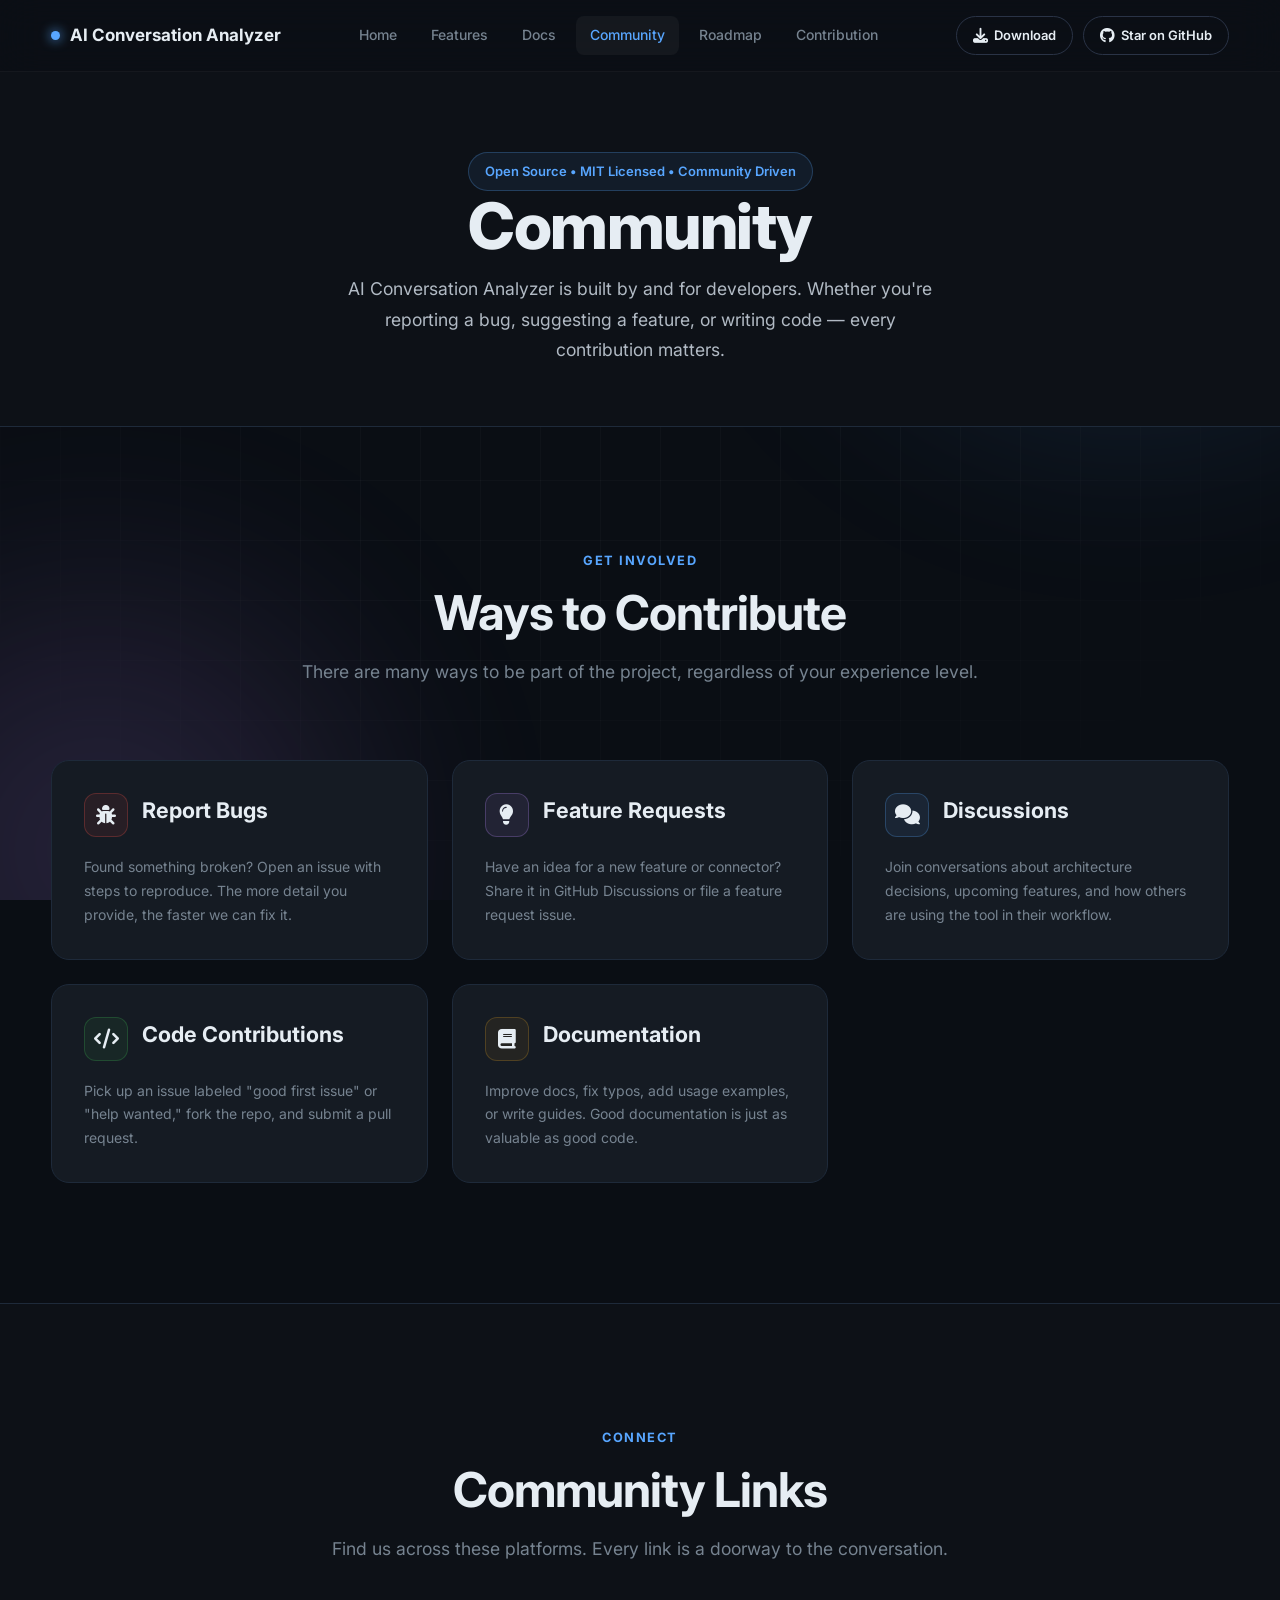
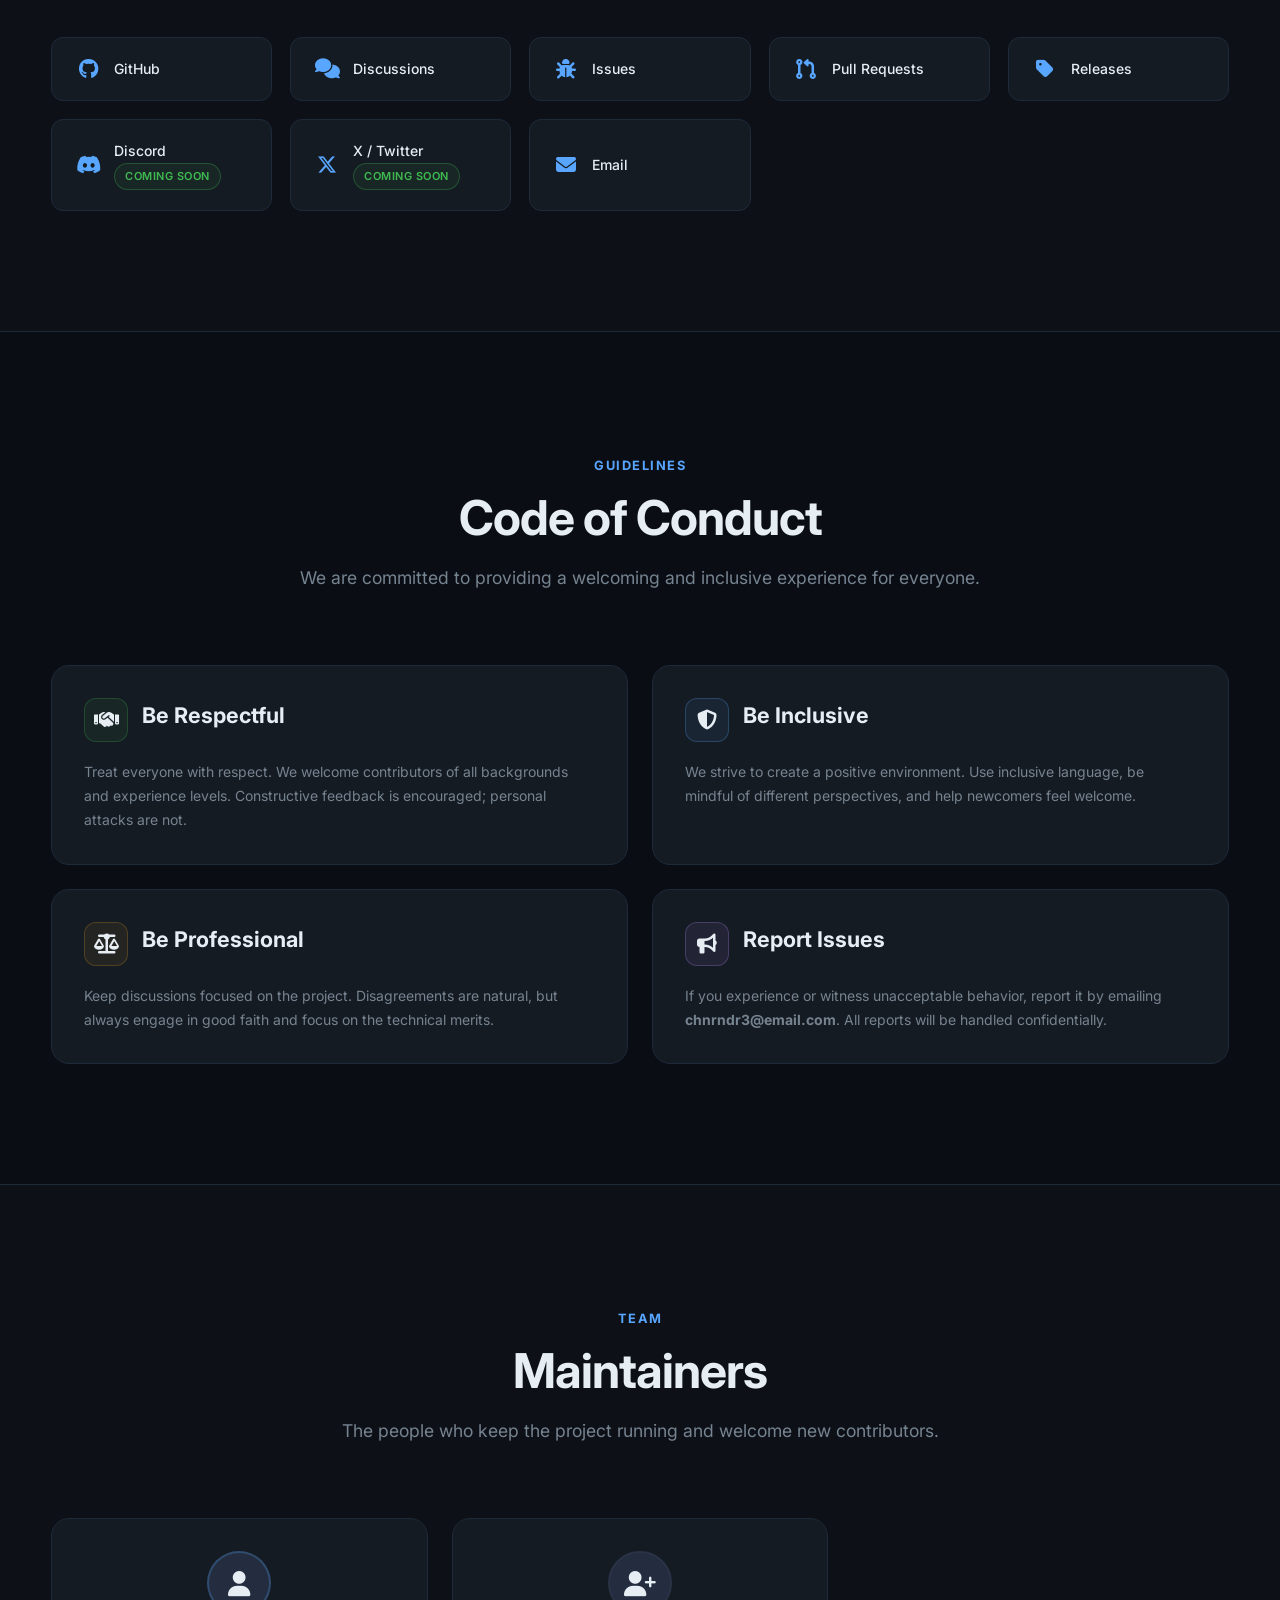
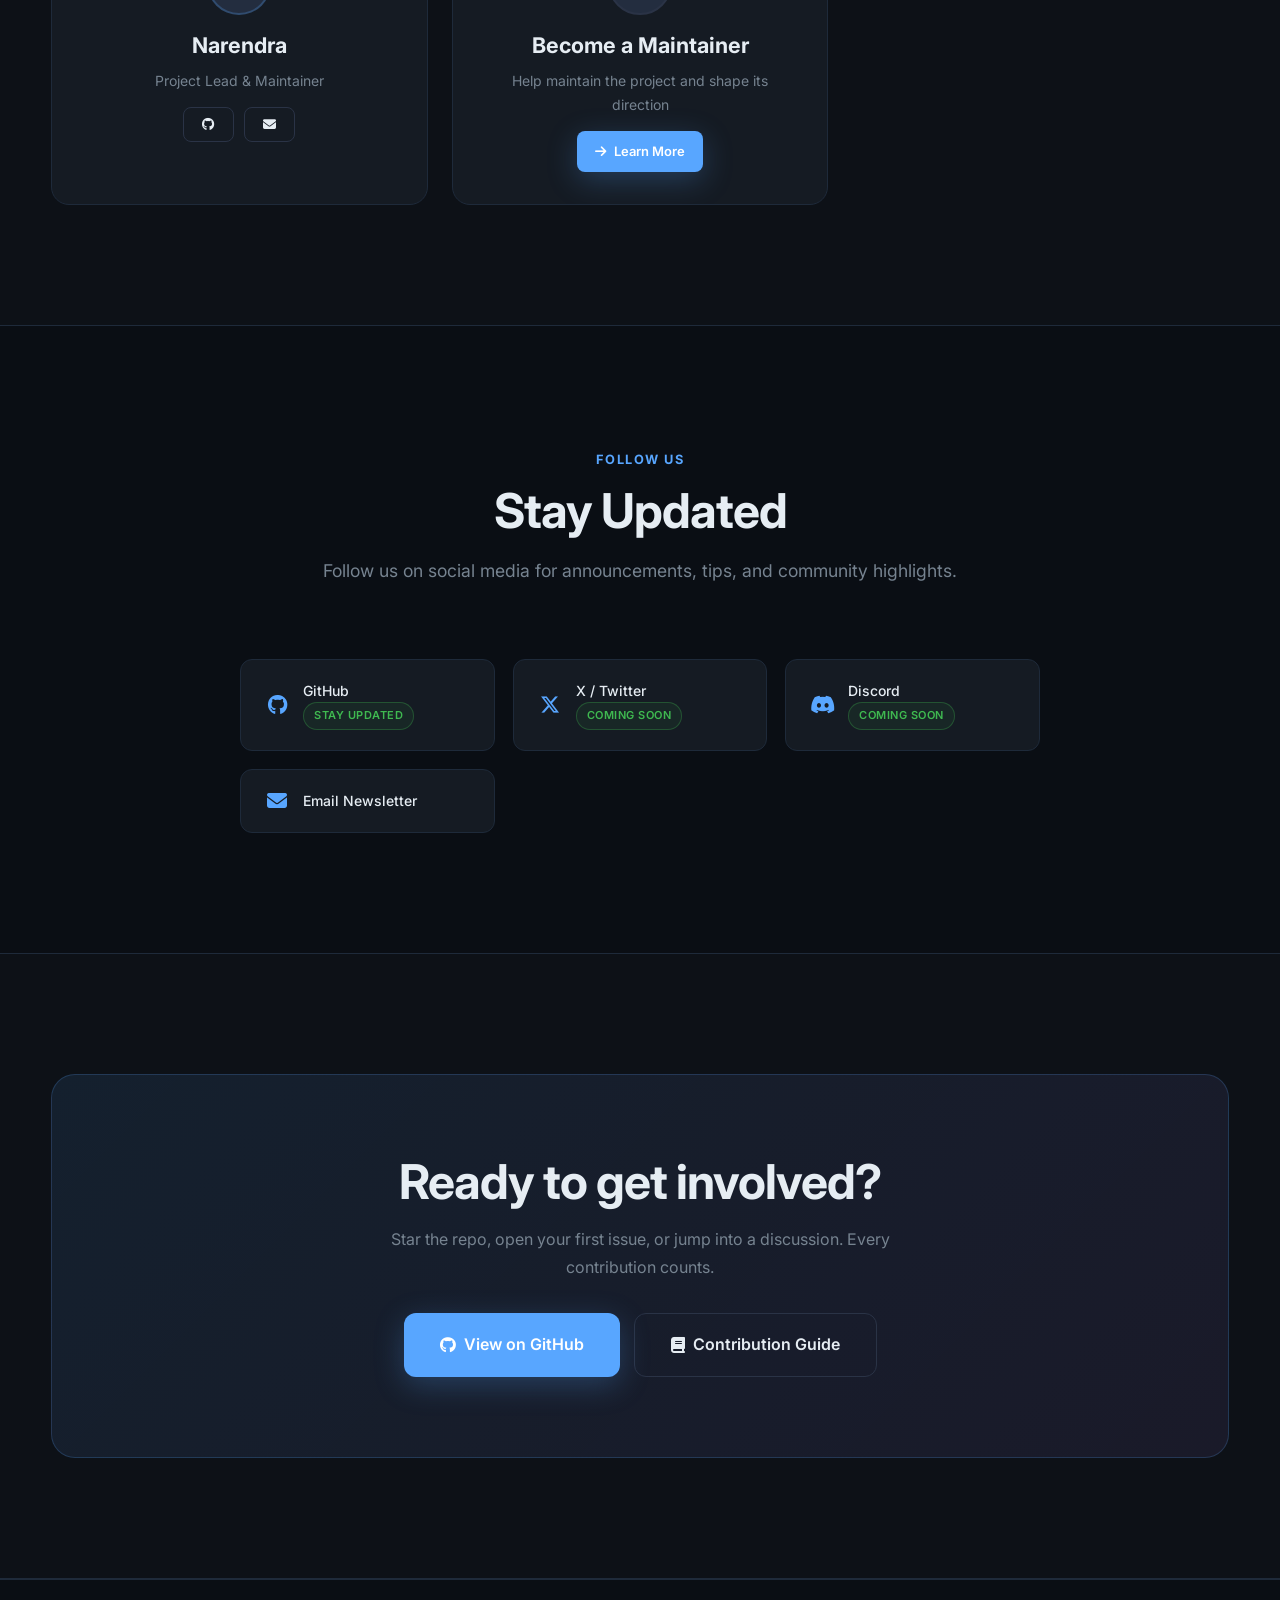
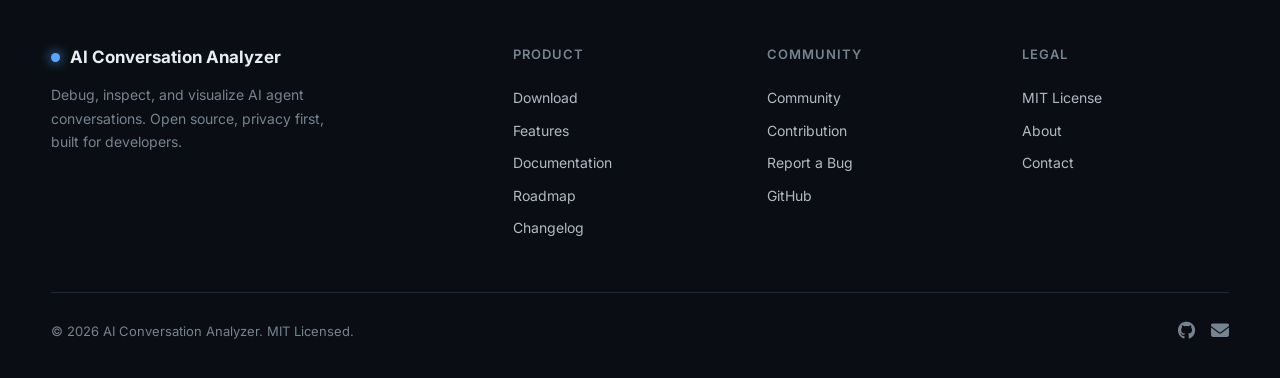
<file: community.html>
<!DOCTYPE html>
<html lang="en">
<head>
    <meta charset="UTF-8">
    <meta name="viewport" content="width=device-width, initial-scale=1.0">
    <title>Community — AI Conversation Analyzer</title>
    <meta name="description" content="Join the AI Conversation Analyzer community. Contribute code, report bugs, request features, and connect with other developers.">
    <meta name="keywords" content="AI, conversation, analyzer, community, open source, contribute, GitHub, discussion">
    <meta property="og:title" content="Community — AI Conversation Analyzer">
    <meta property="og:description" content="Join the AI Conversation Analyzer community. Contribute code, report bugs, and connect with developers.">
    <meta property="og:type" content="website">
    <meta name="twitter:card" content="summary_large_image">
    <link rel="preconnect" href="https://fonts.googleapis.com">
    <link rel="preconnect" href="https://fonts.gstatic.com" crossorigin>
    <link href="https://fonts.googleapis.com/css2?family=Inter:wght@300;400;500;600;700;800&family=JetBrains+Mono:wght@400;500;600&display=swap" rel="stylesheet">
    <link rel="stylesheet" href="https://cdnjs.cloudflare.com/ajax/libs/font-awesome/6.7.2/css/all.min.css">
    <link rel="stylesheet" href="css/tokens.css">
    <link rel="stylesheet" href="css/base.css">
    <link rel="stylesheet" href="css/background.css">
    <link rel="stylesheet" href="css/navigation.css">
    <link rel="stylesheet" href="css/components.css">
    <link rel="stylesheet" href="css/layout.css">
    <link rel="stylesheet" href="css/footer.css">
    <link rel="stylesheet" href="css/home.css">
    <link rel="stylesheet" href="css/pages.css">
    <link rel="stylesheet" href="css/animations.css">
    <link rel="stylesheet" href="css/responsive.css">
</head>
<body>

    <div id="site-header"></div>

    <!-- Page Header -->
    <section class="page-header">
        <div class="container">
            <span class="badge">Open Source &bull; MIT Licensed &bull; Community Driven</span>
            <h1>Community</h1>
            <p>AI Conversation Analyzer is built by and for developers. Whether you're reporting a bug, suggesting a feature, or writing code — every contribution matters.</p>
        </div>
    </section>

    <!-- Ways to Contribute -->
    <section class="section">
        <div class="container">
            <div class="section-header reveal">
                <span class="section-label">Get Involved</span>
                <h2>Ways to Contribute</h2>
                <p>There are many ways to be part of the project, regardless of your experience level.</p>
            </div>
            <div class="grid-3 reveal">
                <div class="card">
                    <div class="card-header">
                        <div class="card-icon red">
                            <i class="fa-solid fa-bug"></i>
                        </div>
                        <h3>Report Bugs</h3>
                    </div>
                    <p>Found something broken? Open an issue with steps to reproduce. The more detail you provide, the faster we can fix it.</p>
                </div>
                <div class="card">
                    <div class="card-header">
                        <div class="card-icon purple">
                            <i class="fa-solid fa-lightbulb"></i>
                        </div>
                        <h3>Feature Requests</h3>
                    </div>
                    <p>Have an idea for a new feature or connector? Share it in GitHub Discussions or file a feature request issue.</p>
                </div>
                <div class="card">
                    <div class="card-header">
                        <div class="card-icon blue">
                            <i class="fa-solid fa-comments"></i>
                        </div>
                        <h3>Discussions</h3>
                    </div>
                    <p>Join conversations about architecture decisions, upcoming features, and how others are using the tool in their workflow.</p>
                </div>
                <div class="card">
                    <div class="card-header">
                        <div class="card-icon green">
                            <i class="fa-solid fa-code"></i>
                        </div>
                        <h3>Code Contributions</h3>
                    </div>
                    <p>Pick up an issue labeled "good first issue" or "help wanted," fork the repo, and submit a pull request.</p>
                </div>
                <div class="card">
                    <div class="card-header">
                        <div class="card-icon amber">
                            <i class="fa-solid fa-book"></i>
                        </div>
                        <h3>Documentation</h3>
                    </div>
                    <p>Improve docs, fix typos, add usage examples, or write guides. Good documentation is just as valuable as good code.</p>
                </div>
            </div>
        </div>
    </section>

    <!-- Community Links -->
    <section class="section section-alt" id="links">
        <div class="container">
            <div class="section-header reveal">
                <span class="section-label">Connect</span>
                <h2>Community Links</h2>
                <p>Find us across these platforms. Every link is a doorway to the conversation.</p>
            </div>
            <div class="community-grid reveal">
                <a class="community-card" data-github="base" target="_blank">
                    <i class="fa-brands fa-github"></i>
                    <span>GitHub</span>
                </a>
                <a class="community-card" data-github="discussions" target="_blank">
                    <i class="fa-solid fa-comments"></i>
                    <span>Discussions</span>
                </a>
                <a class="community-card" data-github="issues" target="_blank">
                    <i class="fa-solid fa-bug"></i>
                    <span>Issues</span>
                </a>
                <a class="community-card" data-github="pulls" target="_blank">
                    <i class="fa-solid fa-code-pull-request"></i>
                    <span>Pull Requests</span>
                </a>
                <a class="community-card" data-github="releases" target="_blank">
                    <i class="fa-solid fa-tag"></i>
                    <span>Releases</span>
                </a>
                <a class="community-card" href="#" target="_blank">
                    <i class="fa-brands fa-discord"></i>
                    <span>Discord <span class="tag tag-green" style="margin-left:auto">Coming Soon</span></span>
                </a>
                <a class="community-card" href="#" target="_blank">
                    <i class="fa-brands fa-x-twitter"></i>
                    <span>X / Twitter <span class="tag tag-green" style="margin-left:auto">Coming Soon</span></span>
                </a>
                <a class="community-card" data-email="contact">
                    <i class="fa-solid fa-envelope"></i>
                    <span>Email</span>
                </a>
            </div>
        </div>
    </section>

    <!-- Code of Conduct -->
    <section class="section" id="conduct">
        <div class="container">
            <div class="section-header reveal">
                <span class="section-label">Guidelines</span>
                <h2>Code of Conduct</h2>
                <p>We are committed to providing a welcoming and inclusive experience for everyone.</p>
            </div>
            <div class="grid-2 reveal">
                <div class="card">
                    <div class="card-header">
                        <div class="card-icon green">
                            <i class="fa-solid fa-handshake"></i>
                        </div>
                        <h3>Be Respectful</h3>
                    </div>
                    <p>Treat everyone with respect. We welcome contributors of all backgrounds and experience levels. Constructive feedback is encouraged; personal attacks are not.</p>
                </div>
                <div class="card">
                    <div class="card-header">
                        <div class="card-icon blue">
                            <i class="fa-solid fa-shield-halved"></i>
                        </div>
                        <h3>Be Inclusive</h3>
                    </div>
                    <p>We strive to create a positive environment. Use inclusive language, be mindful of different perspectives, and help newcomers feel welcome.</p>
                </div>
                <div class="card">
                    <div class="card-header">
                        <div class="card-icon amber">
                            <i class="fa-solid fa-scale-balanced"></i>
                        </div>
                        <h3>Be Professional</h3>
                    </div>
                    <p>Keep discussions focused on the project. Disagreements are natural, but always engage in good faith and focus on the technical merits.</p>
                </div>
                <div class="card">
                    <div class="card-header">
                        <div class="card-icon purple">
                            <i class="fa-solid fa-bullhorn"></i>
                        </div>
                        <h3>Report Issues</h3>
                    </div>
                    <p>If you experience or witness unacceptable behavior, report it by emailing <strong>chnrndr3@email.com</strong>. All reports will be handled confidentially.</p>
                </div>
            </div>
        </div>
    </section>

    <!-- Maintainers -->
    <section class="section section-alt" id="maintainers">
        <div class="container">
            <div class="section-header reveal">
                <span class="section-label">Team</span>
                <h2>Maintainers</h2>
                <p>The people who keep the project running and welcome new contributors.</p>
            </div>
            <div class="grid-3 reveal">
                <div class="card" style="text-align:center">
                    <div style="width:64px;height:64px;border-radius:50%;background:var(--surface-3);border:2px solid var(--primary-border);margin:0 auto 16px;display:flex;align-items:center;justify-content:center;font-size:1.6rem">
                        <i class="fa-solid fa-user"></i>
                    </div>
                    <h3>Narendra</h3>
                    <p style="margin-top:4px">Project Lead &amp; Maintainer</p>
                    <div style="margin-top:14px;display:flex;gap:10px;justify-content:center">
                        <a class="btn btn-sm btn-secondary" href="https://github.com/NarriGoud" target="_blank"><i class="fa-brands fa-github"></i></a>
                        <a class="btn btn-sm btn-secondary" data-email="contact"><i class="fa-solid fa-envelope"></i></a>
                    </div>
                </div>
                <div class="card" style="text-align:center">
                    <div style="width:64px;height:64px;border-radius:50%;background:var(--surface-3);border:2px solid var(--border);margin:0 auto 16px;display:flex;align-items:center;justify-content:center;font-size:1.6rem">
                        <i class="fa-solid fa-user-plus"></i>
                    </div>
                    <h3>Become a Maintainer</h3>
                    <p style="margin-top:4px">Help maintain the project and shape its direction</p>
                    <div style="margin-top:14px">
                        <a class="btn btn-sm btn-primary" href="contribution"><i class="fa-solid fa-arrow-right"></i> Learn More</a>
                    </div>
                </div>
            </div>
        </div>
    </section>

    <!-- Social Links -->
    <section class="section" id="social">
        <div class="container">
            <div class="section-header reveal">
                <span class="section-label">Follow Us</span>
                <h2>Stay Updated</h2>
                <p>Follow us on social media for announcements, tips, and community highlights.</p>
            </div>
            <div class="community-grid reveal" style="max-width:800px;margin:0 auto">
                <a class="community-card" data-github="base" target="_blank">
                    <i class="fa-brands fa-github"></i>
                    <span>GitHub &nbsp;&nbsp; <span class="tag tag-green" style="margin-left:auto">Stay Updated</span></span>
                </a>
                <a class="community-card" href="#" target="_blank">
                    <i class="fa-brands fa-x-twitter"></i>
                    <span>X / Twitter <span class="tag tag-green" style="margin-left:auto">Coming Soon</span></span>
                </a>
                <a class="community-card" href="#" target="_blank">
                    <i class="fa-brands fa-discord"></i>
                    <span>Discord&nbsp;&nbsp; <span class="tag tag-green" style="margin-left:auto">Coming Soon</span></span>
                </a>
                <a class="community-card" data-email="contact">
                    <i class="fa-solid fa-envelope"></i>
                    <span>Email Newsletter</span>
                </a>
            </div>
        </div>
    </section>

    <!-- CTA -->
    <section class="section section-alt">
        <div class="container">
            <div class="cta-banner reveal">
                <h2>Ready to get involved?</h2>
                <p>Star the repo, open your first issue, or jump into a discussion. Every contribution counts.</p>
                <div class="cta-buttons">
                    <a class="btn btn-primary btn-lg" data-github="base" target="_blank">
                        <i class="fa-brands fa-github"></i> View on GitHub
                    </a>
                    <a class="btn btn-secondary btn-lg" href="contribution">
                        <i class="fa-solid fa-book"></i> Contribution Guide
                    </a>
                </div>
            </div>
        </div>
    </section>

    <div id="site-footer"></div>

    <script src="js/config.js"></script>
    <script src="js/include.js"></script>
    <script src="js/main.js"></script>
</body>
</html>
</file>
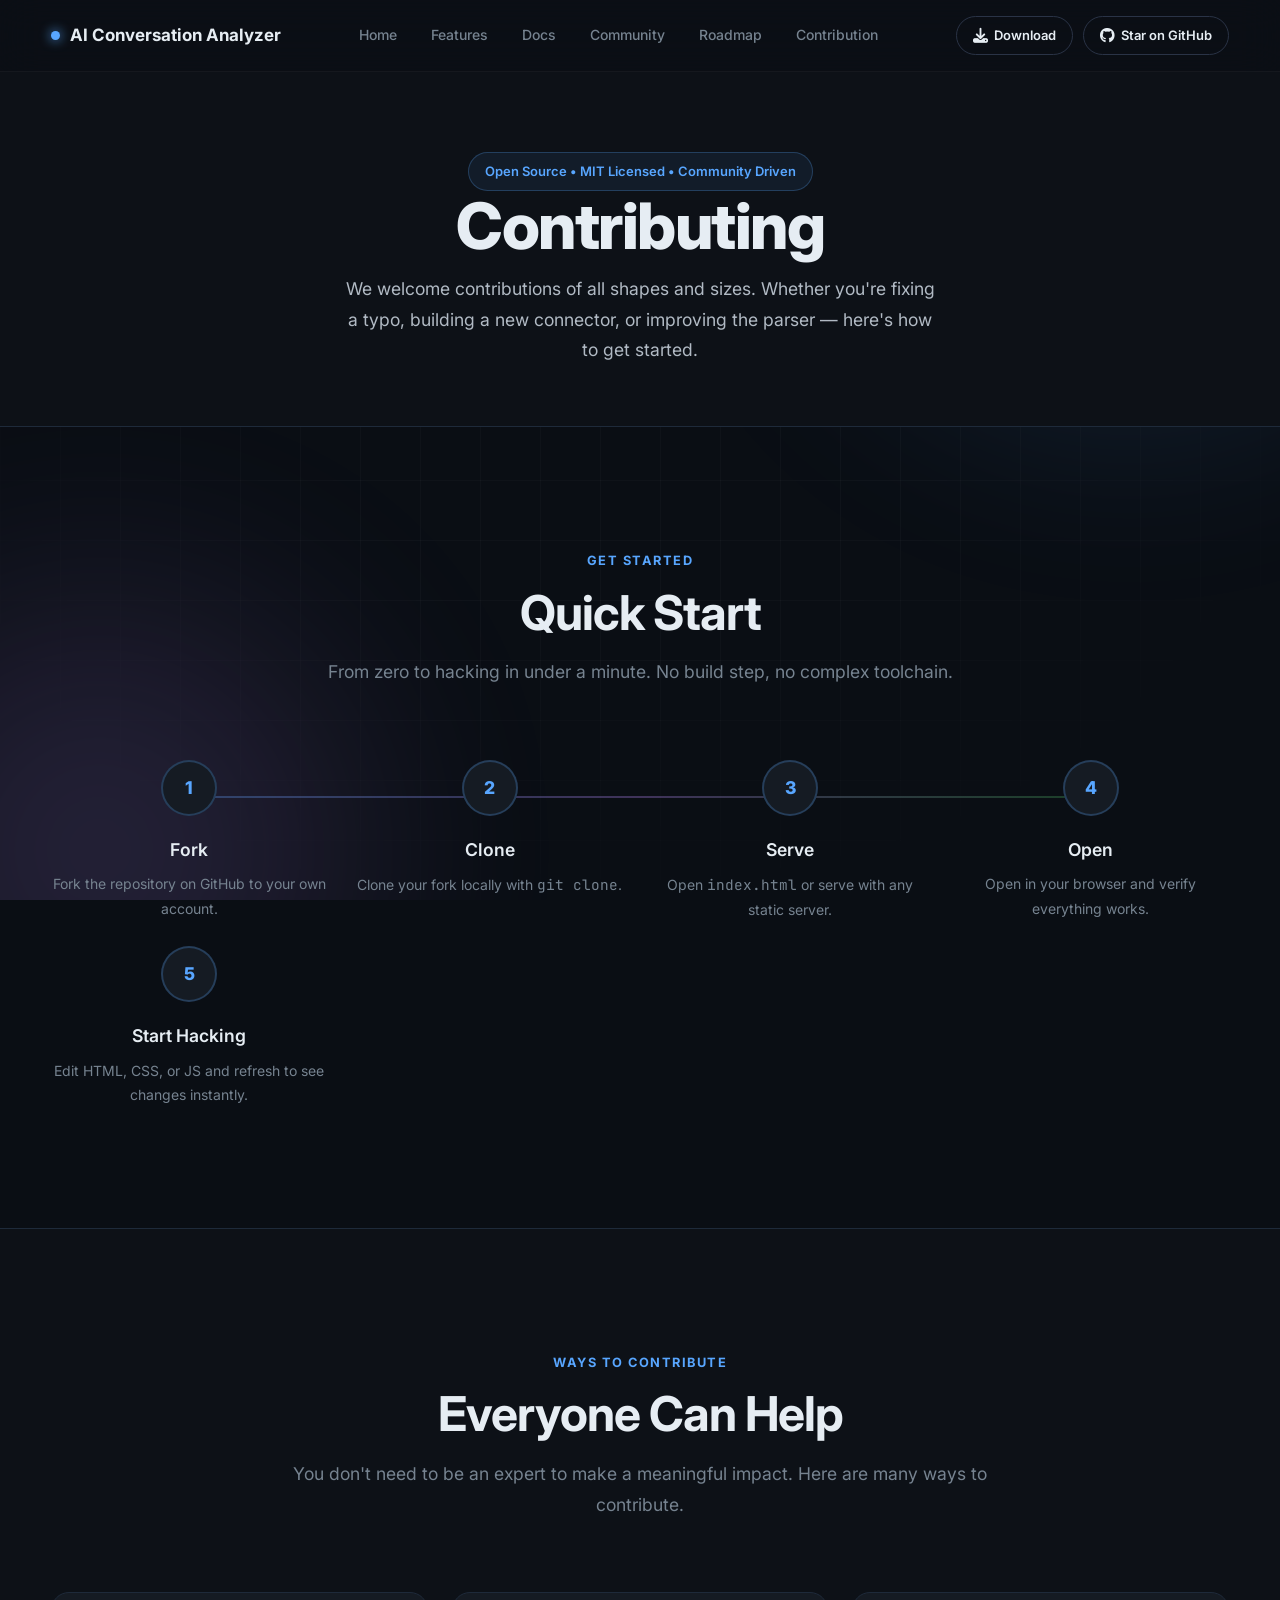
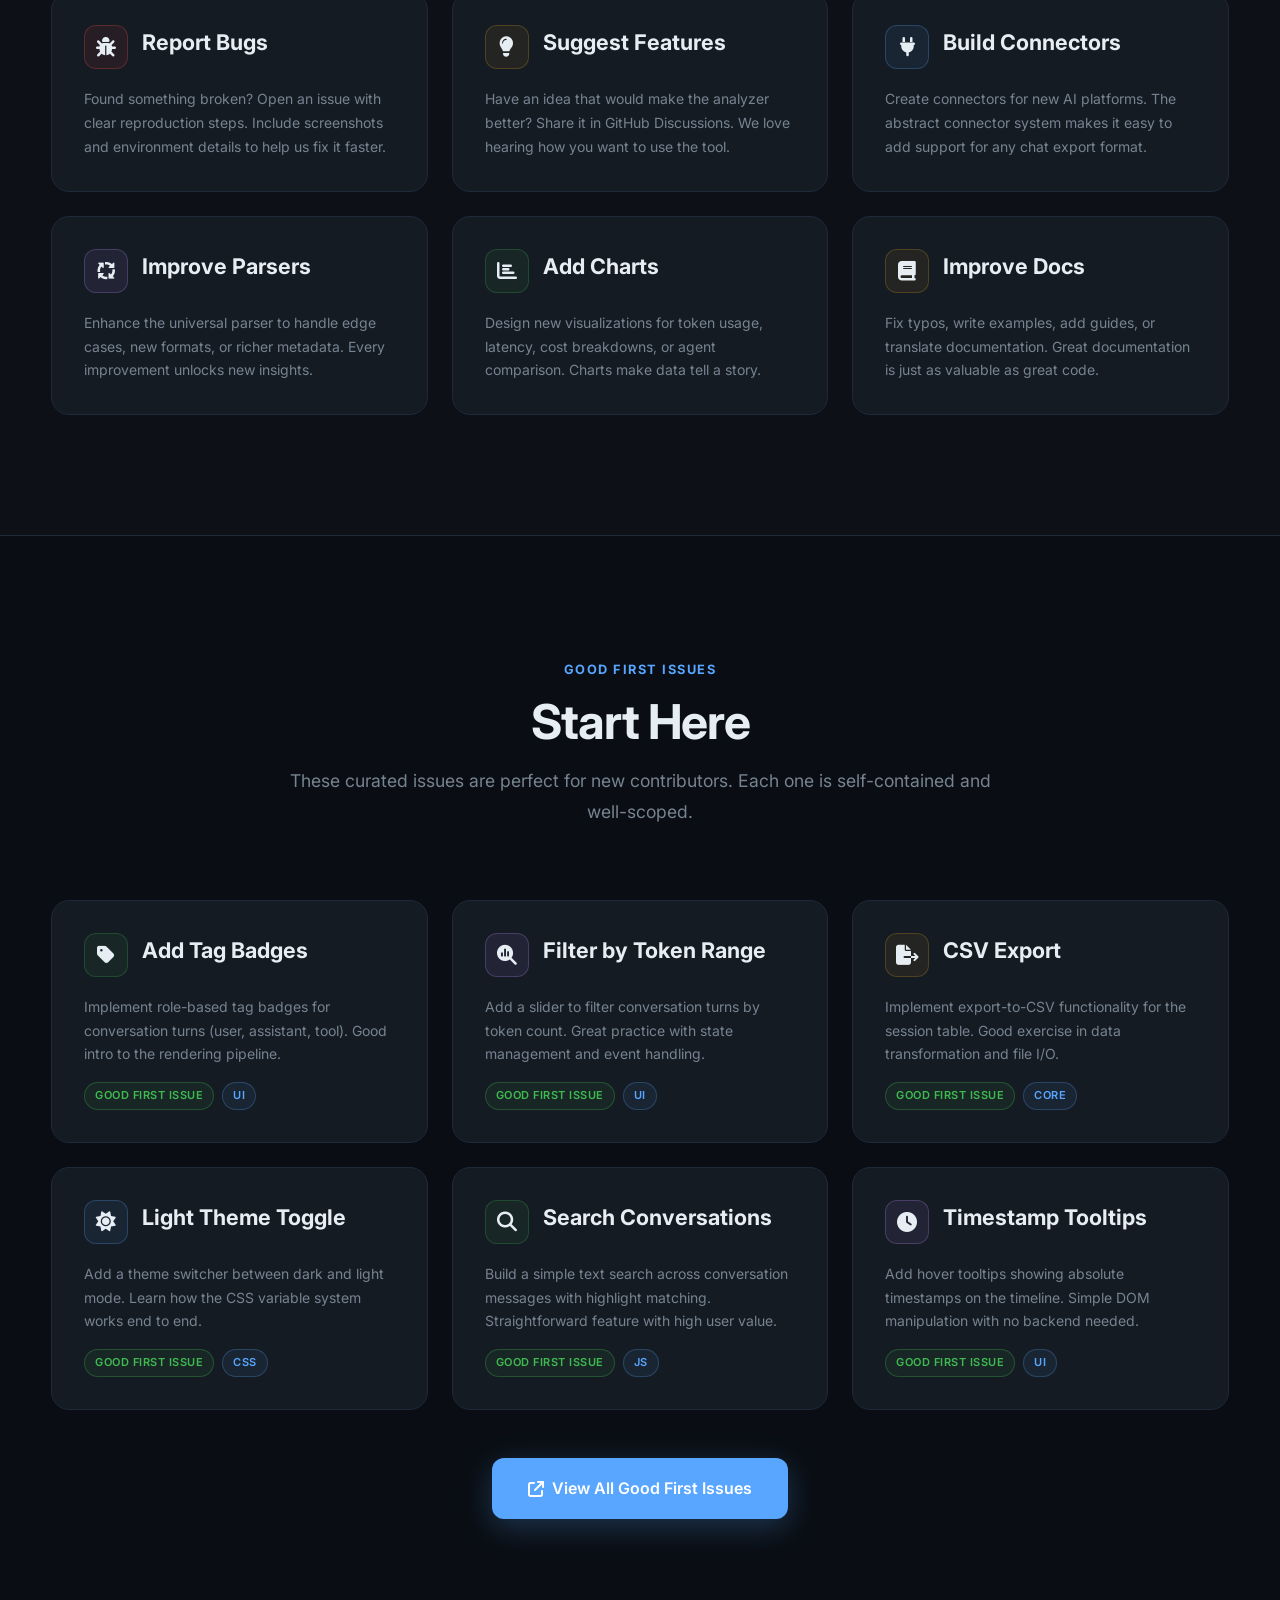
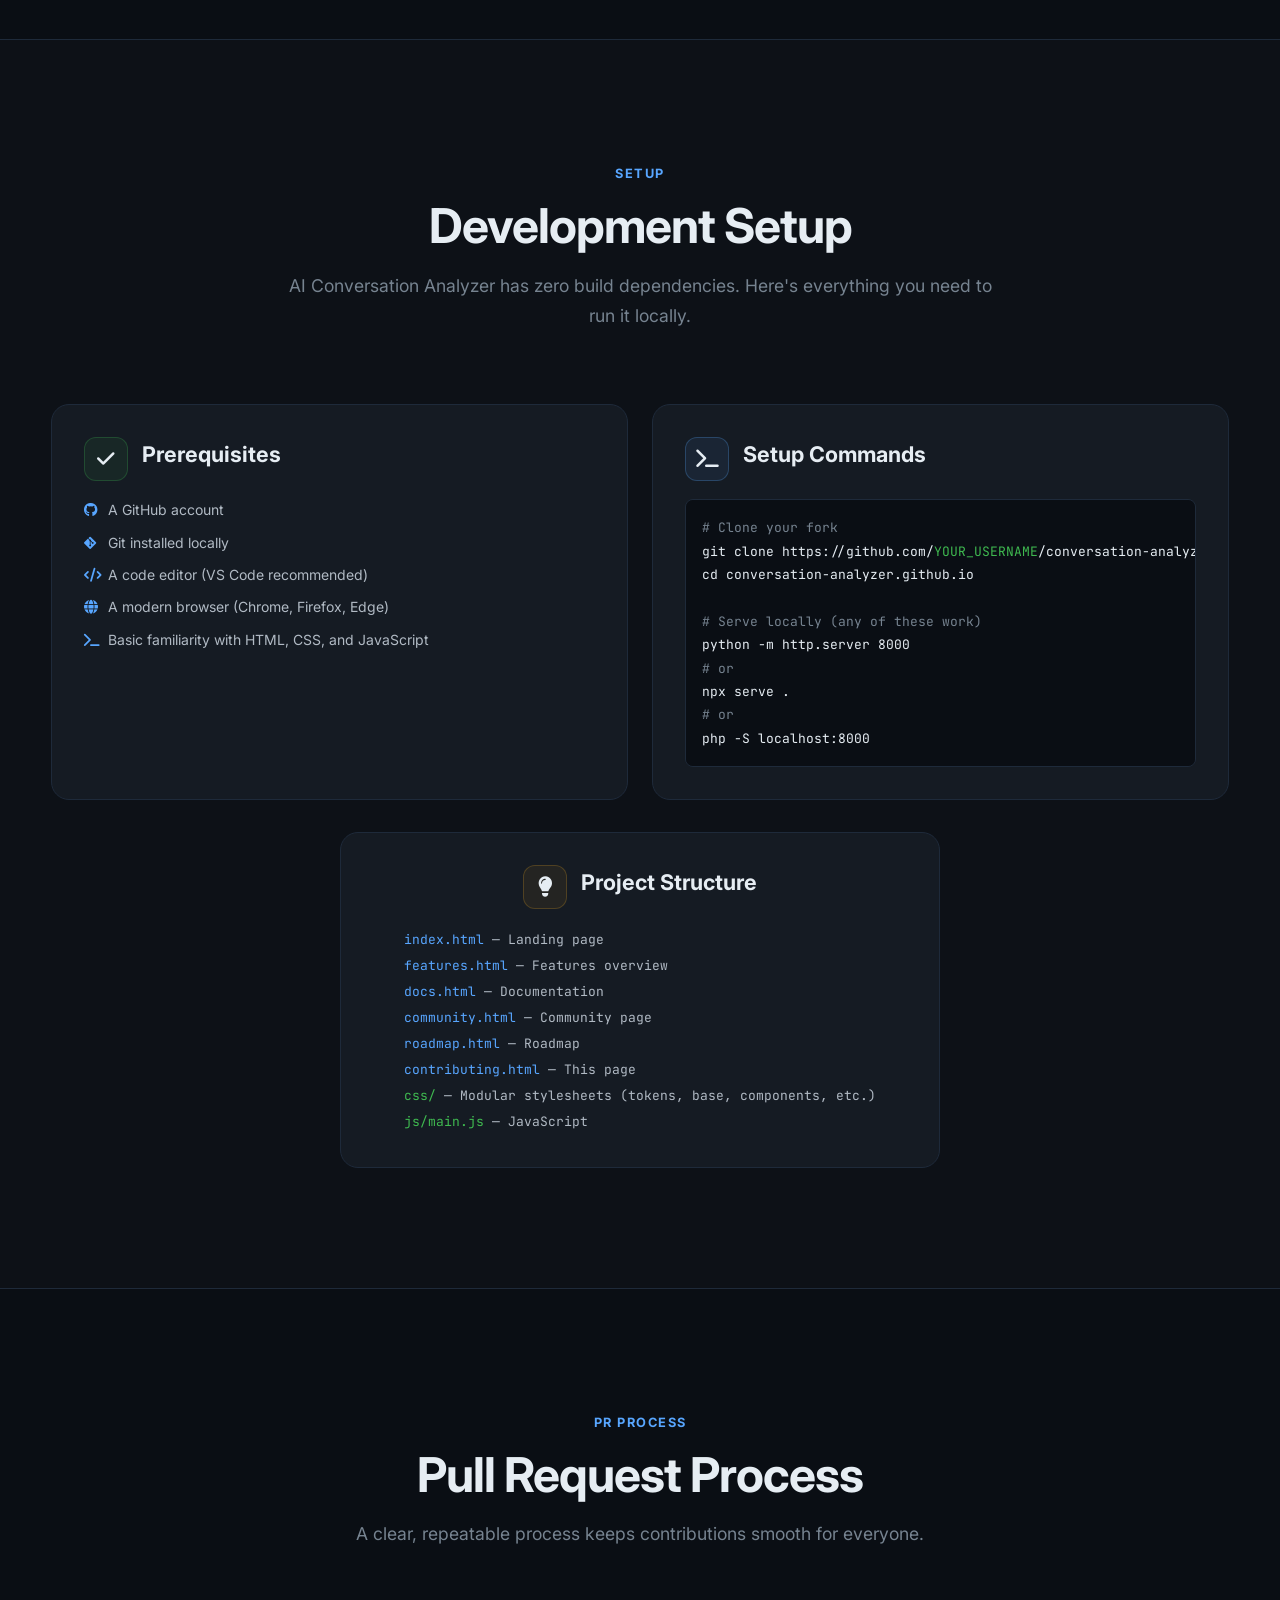
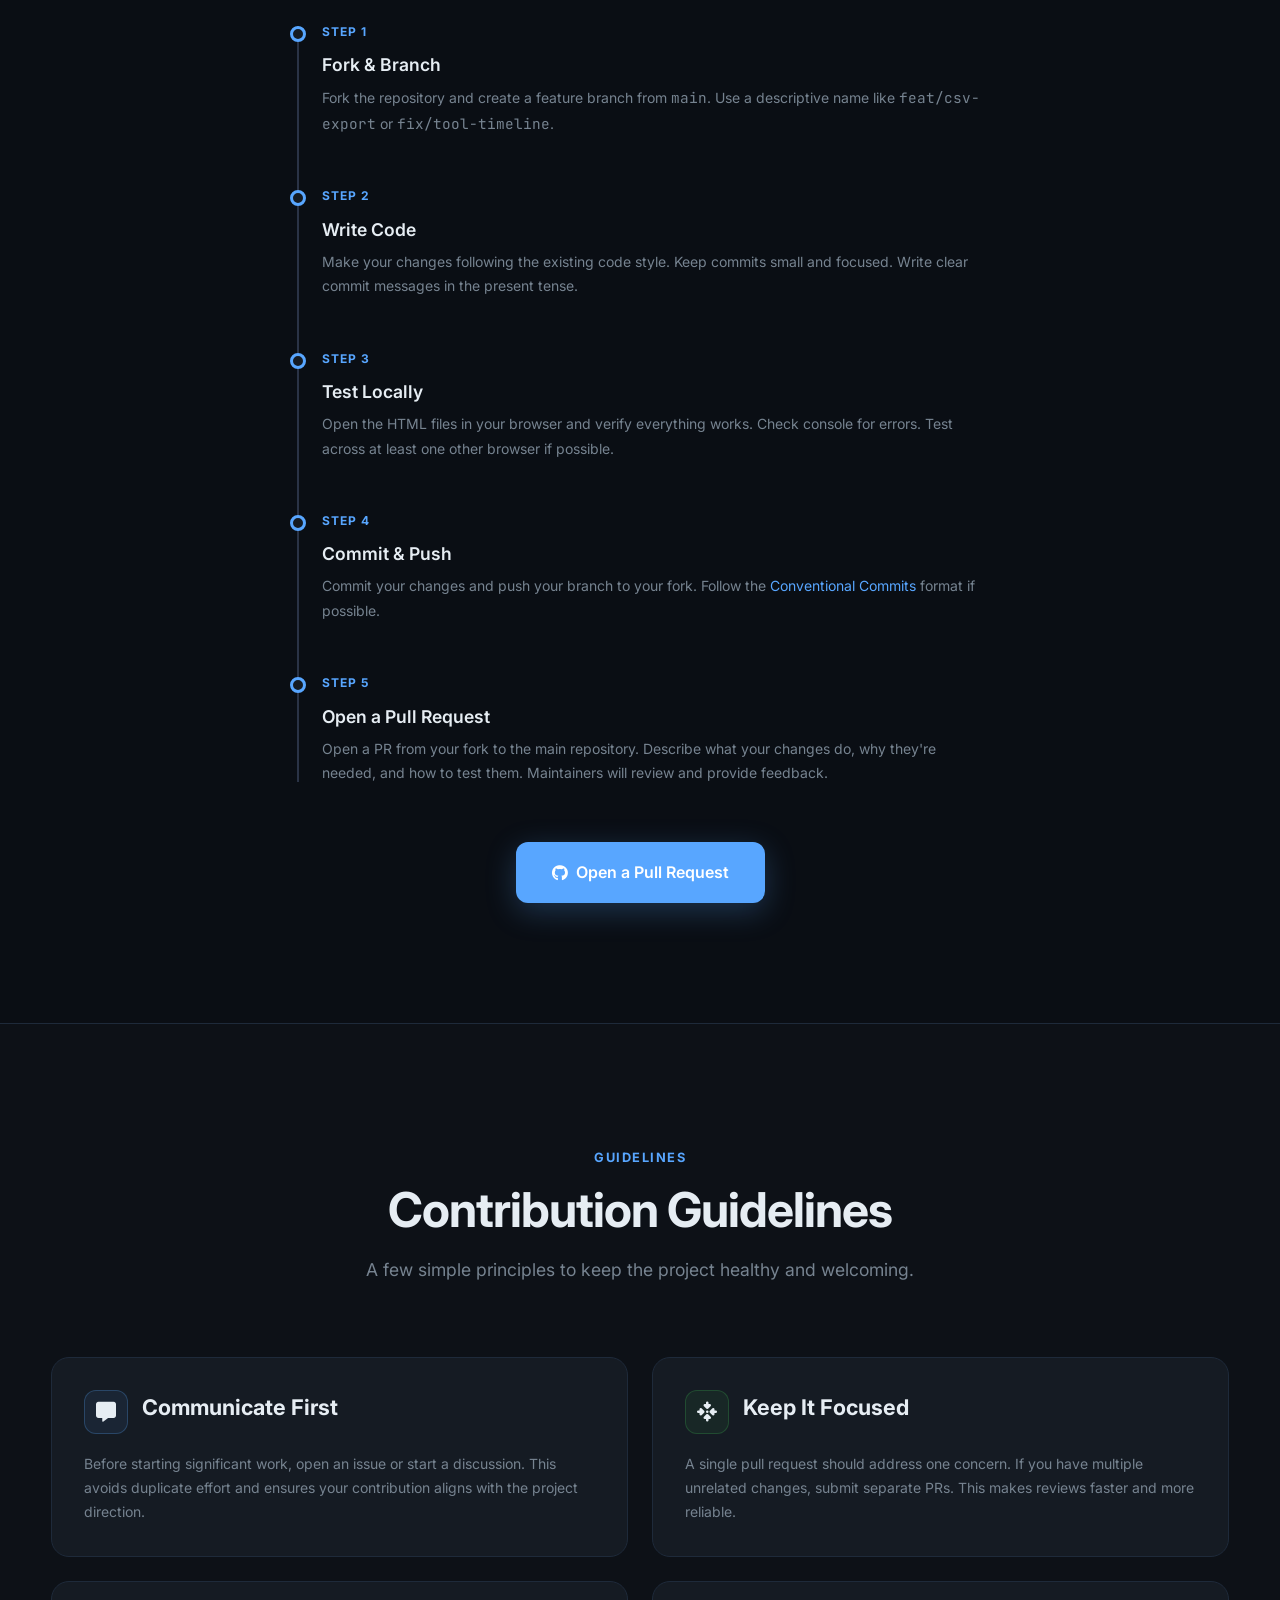
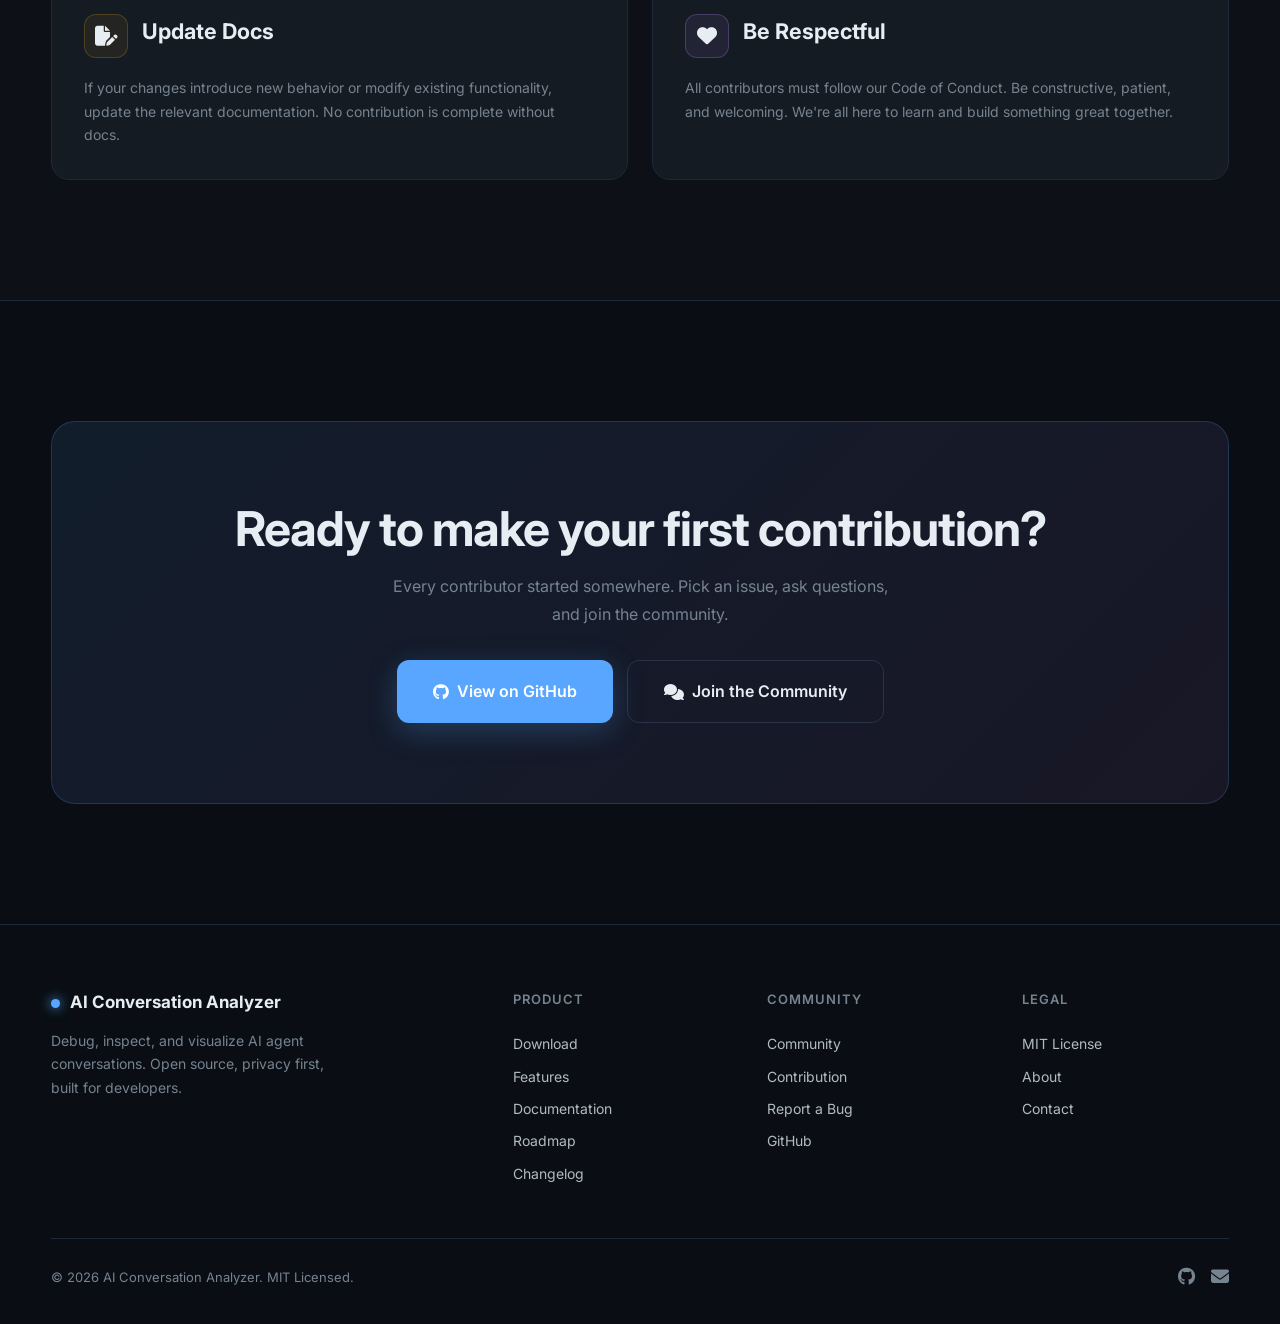
<file: contributing.html>
<!DOCTYPE html>
<html lang="en">
<head>
    <meta charset="UTF-8">
    <meta name="viewport" content="width=device-width, initial-scale=1.0">
    <title>Contributing — AI Conversation Analyzer</title>
    <meta name="description" content="Learn how to contribute to AI Conversation Analyzer. Quick start guide, ways to contribute, good first issues, development setup, and pull request process.">
    <meta name="keywords" content="AI, conversation, analyzer, contribute, open source, pull request, development, setup">
    <meta property="og:title" content="Contributing — AI Conversation Analyzer">
    <meta property="og:description" content="Learn how to contribute to AI Conversation Analyzer. Quick start guide, ways to contribute, good first issues, development setup, and pull request process.">
    <meta property="og:type" content="website">
    <meta name="twitter:card" content="summary_large_image">
    <link rel="preconnect" href="https://fonts.googleapis.com">
    <link rel="preconnect" href="https://fonts.gstatic.com" crossorigin>
    <link href="https://fonts.googleapis.com/css2?family=Inter:wght@300;400;500;600;700;800&family=JetBrains+Mono:wght@400;500;600&display=swap" rel="stylesheet">
    <link rel="stylesheet" href="https://cdnjs.cloudflare.com/ajax/libs/font-awesome/6.7.2/css/all.min.css">
    <link rel="stylesheet" href="css/tokens.css">
    <link rel="stylesheet" href="css/base.css">
    <link rel="stylesheet" href="css/background.css">
    <link rel="stylesheet" href="css/navigation.css">
    <link rel="stylesheet" href="css/components.css">
    <link rel="stylesheet" href="css/layout.css">
    <link rel="stylesheet" href="css/footer.css">
    <link rel="stylesheet" href="css/home.css">
    <link rel="stylesheet" href="css/pages.css">
    <link rel="stylesheet" href="css/animations.css">
    <link rel="stylesheet" href="css/responsive.css">
</head>
<body>

    <div id="site-header"></div>

    <!-- Page Header -->
    <section class="page-header">
        <div class="container">
            <span class="badge">Open Source &bull; MIT Licensed &bull; Community Driven</span>
            <h1>Contributing</h1>
            <p>We welcome contributions of all shapes and sizes. Whether you're fixing a typo, building a new connector, or improving the parser — here's how to get started.</p>
        </div>
    </section>

    <!-- Quick Start -->
    <section class="section">
        <div class="container">
            <div class="section-header reveal">
                <span class="section-label">Get Started</span>
                <h2>Quick Start</h2>
                <p>From zero to hacking in under a minute. No build step, no complex toolchain.</p>
            </div>
            <div class="steps reveal">
                <div class="step">
                    <div class="step-number">1</div>
                    <h4>Fork</h4>
                    <p>Fork the repository on GitHub to your own account.</p>
                </div>
                <div class="step">
                    <div class="step-number">2</div>
                    <h4>Clone</h4>
                    <p>Clone your fork locally with <span class="text-mono text-sm">git clone</span>.</p>
                </div>
                <div class="step">
                    <div class="step-number">3</div>
                    <h4>Serve</h4>
                    <p>Open <span class="text-mono text-sm">index.html</span> or serve with any static server.</p>
                </div>
                <div class="step">
                    <div class="step-number">4</div>
                    <h4>Open</h4>
                    <p>Open in your browser and verify everything works.</p>
                </div>
                <div class="step">
                    <div class="step-number">5</div>
                    <h4>Start Hacking</h4>
                    <p>Edit HTML, CSS, or JS and refresh to see changes instantly.</p>
                </div>
            </div>
        </div>
    </section>

    <!-- Ways to Contribute -->
    <section class="section section-alt">
        <div class="container">
            <div class="section-header reveal">
                <span class="section-label">Ways to Contribute</span>
                <h2>Everyone Can Help</h2>
                <p>You don't need to be an expert to make a meaningful impact. Here are many ways to contribute.</p>
            </div>
            <div class="grid-3 reveal">
                <div class="card">
                    <div class="card-header">
                        <div class="card-icon red">
                            <i class="fa-solid fa-bug"></i>
                        </div>
                        <h3>Report Bugs</h3>
                    </div>
                    <p>Found something broken? Open an issue with clear reproduction steps. Include screenshots and environment details to help us fix it faster.</p>
                </div>
                <div class="card">
                    <div class="card-header">
                        <div class="card-icon amber">
                            <i class="fa-solid fa-lightbulb"></i>
                        </div>
                        <h3>Suggest Features</h3>
                    </div>
                    <p>Have an idea that would make the analyzer better? Share it in GitHub Discussions. We love hearing how you want to use the tool.</p>
                </div>
                <div class="card">
                    <div class="card-header">
                        <div class="card-icon blue">
                            <i class="fa-solid fa-plug"></i>
                        </div>
                        <h3>Build Connectors</h3>
                    </div>
                    <p>Create connectors for new AI platforms. The abstract connector system makes it easy to add support for any chat export format.</p>
                </div>
                <div class="card">
                    <div class="card-header">
                        <div class="card-icon purple">
                            <i class="fa-solid fa-arrows-spin"></i>
                        </div>
                        <h3>Improve Parsers</h3>
                    </div>
                    <p>Enhance the universal parser to handle edge cases, new formats, or richer metadata. Every improvement unlocks new insights.</p>
                </div>
                <div class="card">
                    <div class="card-header">
                        <div class="card-icon green">
                            <i class="fa-solid fa-chart-bar"></i>
                        </div>
                        <h3>Add Charts</h3>
                    </div>
                    <p>Design new visualizations for token usage, latency, cost breakdowns, or agent comparison. Charts make data tell a story.</p>
                </div>
                <div class="card">
                    <div class="card-header">
                        <div class="card-icon amber">
                            <i class="fa-solid fa-book"></i>
                        </div>
                        <h3>Improve Docs</h3>
                    </div>
                    <p>Fix typos, write examples, add guides, or translate documentation. Great documentation is just as valuable as great code.</p>
                </div>
            </div>
        </div>
    </section>

    <!-- Good First Issues -->
    <section class="section">
        <div class="container">
            <div class="section-header reveal">
                <span class="section-label">Good First Issues</span>
                <h2>Start Here</h2>
                <p>These curated issues are perfect for new contributors. Each one is self-contained and well-scoped.</p>
            </div>
            <div class="grid-3 reveal">
                <div class="card">
                    <div class="card-header">
                        <div class="card-icon green">
                            <i class="fa-solid fa-tag"></i>
                        </div>
                        <h3>Add Tag Badges</h3>
                    </div>
                    <p>Implement role-based tag badges for conversation turns (user, assistant, tool). Good intro to the rendering pipeline.</p>
                    <div style="margin-top:16px;display:flex;gap:8px;flex-wrap:wrap">
                        <span class="tag tag-green">good first issue</span>
                        <span class="tag tag-blue">UI</span>
                    </div>
                </div>
                <div class="card">
                    <div class="card-header">
                        <div class="card-icon purple">
                            <i class="fa-solid fa-magnifying-glass-chart"></i>
                        </div>
                        <h3>Filter by Token Range</h3>
                    </div>
                    <p>Add a slider to filter conversation turns by token count. Great practice with state management and event handling.</p>
                    <div style="margin-top:16px;display:flex;gap:8px;flex-wrap:wrap">
                        <span class="tag tag-green">good first issue</span>
                        <span class="tag tag-blue">UI</span>
                    </div>
                </div>
                <div class="card">
                    <div class="card-header">
                        <div class="card-icon amber">
                            <i class="fa-solid fa-file-export"></i>
                        </div>
                        <h3>CSV Export</h3>
                    </div>
                    <p>Implement export-to-CSV functionality for the session table. Good exercise in data transformation and file I/O.</p>
                    <div style="margin-top:16px;display:flex;gap:8px;flex-wrap:wrap">
                        <span class="tag tag-green">good first issue</span>
                        <span class="tag tag-blue">core</span>
                    </div>
                </div>
                <div class="card">
                    <div class="card-header">
                        <div class="card-icon blue">
                            <i class="fa-solid fa-sun"></i>
                        </div>
                        <h3>Light Theme Toggle</h3>
                    </div>
                    <p>Add a theme switcher between dark and light mode. Learn how the CSS variable system works end to end.</p>
                    <div style="margin-top:16px;display:flex;gap:8px;flex-wrap:wrap">
                        <span class="tag tag-green">good first issue</span>
                        <span class="tag tag-blue">CSS</span>
                    </div>
                </div>
                <div class="card">
                    <div class="card-header">
                        <div class="card-icon green">
                            <i class="fa-solid fa-search"></i>
                        </div>
                        <h3>Search Conversations</h3>
                    </div>
                    <p>Build a simple text search across conversation messages with highlight matching. Straightforward feature with high user value.</p>
                    <div style="margin-top:16px;display:flex;gap:8px;flex-wrap:wrap">
                        <span class="tag tag-green">good first issue</span>
                        <span class="tag tag-blue">JS</span>
                    </div>
                </div>
                <div class="card">
                    <div class="card-header">
                        <div class="card-icon purple">
                            <i class="fa-solid fa-clock"></i>
                        </div>
                        <h3>Timestamp Tooltips</h3>
                    </div>
                    <p>Add hover tooltips showing absolute timestamps on the timeline. Simple DOM manipulation with no backend needed.</p>
                    <div style="margin-top:16px;display:flex;gap:8px;flex-wrap:wrap">
                        <span class="tag tag-green">good first issue</span>
                        <span class="tag tag-blue">UI</span>
                    </div>
                </div>
            </div>
            <div style="text-align:center;margin-top:48px" class="reveal">
                <a class="btn btn-primary btn-lg" data-github="goodFirstIssue" target="_blank">
                    <i class="fa-solid fa-arrow-up-right-from-square"></i> View All Good First Issues
                </a>
            </div>
        </div>
    </section>

    <!-- Development Setup -->
    <section class="section section-alt">
        <div class="container">
            <div class="section-header reveal">
                <span class="section-label">Setup</span>
                <h2>Development Setup</h2>
                <p>AI Conversation Analyzer has zero build dependencies. Here's everything you need to run it locally.</p>
            </div>
            <div class="grid-2 reveal">
                <div class="card">
                    <div class="card-header">
                        <div class="card-icon green">
                            <i class="fa-solid fa-check"></i>
                        </div>
                        <h3>Prerequisites</h3>
                    </div>
                    <ul style="display:flex;flex-direction:column;gap:10px;font-size:14px;color:var(--text-secondary)">
                        <li><i class="fa-brands fa-github" style="color:var(--primary);width:20px"></i> A GitHub account</li>
                        <li><i class="fa-brands fa-git-alt" style="color:var(--primary);width:20px"></i> Git installed locally</li>
                        <li><i class="fa-solid fa-code" style="color:var(--primary);width:20px"></i> A code editor (VS Code recommended)</li>
                        <li><i class="fa-solid fa-globe" style="color:var(--primary);width:20px"></i> A modern browser (Chrome, Firefox, Edge)</li>
                        <li><i class="fa-solid fa-terminal" style="color:var(--primary);width:20px"></i> Basic familiarity with HTML, CSS, and JavaScript</li>
                    </ul>
                </div>
                <div class="card">
                    <div class="card-header">
                        <div class="card-icon blue">
                            <i class="fa-solid fa-terminal"></i>
                        </div>
                        <h3>Setup Commands</h3>
                    </div>
                    <pre style="background:var(--bg);padding:16px;border-radius:var(--radius-sm);font-family:var(--font-mono);font-size:13px;color:var(--text);line-height:1.8;overflow-x:auto;border:1px solid var(--border-light)"><span style="color:var(--muted)"># Clone your fork</span>
git clone https://github.com/<span style="color:var(--green)">YOUR_USERNAME</span>/conversation-analyzer.github.io.git
cd conversation-analyzer.github.io

<span style="color:var(--muted)"># Serve locally (any of these work)</span>
python -m http.server 8000
<span style="color:var(--muted)"># or</span>
npx serve .
<span style="color:var(--muted)"># or</span>
php -S localhost:8000</pre>
                </div>
            </div>
            <div class="reveal" style="margin-top:32px">
                <div class="card" style="text-align:center;max-width:600px;margin:0 auto">
                    <div class="card-header" style="justify-content:center">
                        <div class="card-icon amber">
                            <i class="fa-solid fa-lightbulb"></i>
                        </div>
                        <h3>Project Structure</h3>
                    </div>
                    <div style="font-family:var(--font-mono);font-size:13px;color:var(--text-secondary);line-height:2;text-align:left;display:inline-block">
                        <span style="color:var(--primary)">index.html</span>          — Landing page<br>
                        <span style="color:var(--primary)">features.html</span>       — Features overview<br>
                        <span style="color:var(--primary)">docs.html</span>           — Documentation<br>
                        <span style="color:var(--primary)">community.html</span>      — Community page<br>
                        <span style="color:var(--primary)">roadmap.html</span>        — Roadmap<br>
                        <span style="color:var(--primary)">contributing.html</span>   — This page<br>
                        <span style="color:var(--green)">css/</span>                 — Modular stylesheets (tokens, base, components, etc.)<br>
                        <span style="color:var(--green)">js/main.js</span>           — JavaScript
                    </div>
                </div>
            </div>
        </div>
    </section>

    <!-- Pull Request Process -->
    <section class="section">
        <div class="container">
            <div class="section-header reveal">
                <span class="section-label">PR Process</span>
                <h2>Pull Request Process</h2>
                <p>A clear, repeatable process keeps contributions smooth for everyone.</p>
            </div>
            <div class="timeline reveal" style="max-width:700px;margin:0 auto">
                <div class="timeline-item">
                    <div class="timeline-dot"></div>
                    <div class="timeline-phase">Step 1</div>
                    <h4>Fork &amp; Branch</h4>
                    <p>Fork the repository and create a feature branch from <span class="text-mono text-sm">main</span>. Use a descriptive name like <span class="text-mono text-sm">feat/csv-export</span> or <span class="text-mono text-sm">fix/tool-timeline</span>.</p>
                </div>
                <div class="timeline-item">
                    <div class="timeline-dot"></div>
                    <div class="timeline-phase">Step 2</div>
                    <h4>Write Code</h4>
                    <p>Make your changes following the existing code style. Keep commits small and focused. Write clear commit messages in the present tense.</p>
                </div>
                <div class="timeline-item">
                    <div class="timeline-dot"></div>
                    <div class="timeline-phase">Step 3</div>
                    <h4>Test Locally</h4>
                    <p>Open the HTML files in your browser and verify everything works. Check console for errors. Test across at least one other browser if possible.</p>
                </div>
                <div class="timeline-item">
                    <div class="timeline-dot"></div>
                    <div class="timeline-phase">Step 4</div>
                    <h4>Commit &amp; Push</h4>
                    <p>Commit your changes and push your branch to your fork. Follow the <a href="https://www.conventionalcommits.org/" target="_blank" style="color:var(--primary)">Conventional Commits</a> format if possible.</p>
                </div>
                <div class="timeline-item">
                    <div class="timeline-dot"></div>
                    <div class="timeline-phase">Step 5</div>
                    <h4>Open a Pull Request</h4>
                    <p>Open a PR from your fork to the main repository. Describe what your changes do, why they're needed, and how to test them. Maintainers will review and provide feedback.</p>
                </div>
            </div>
            <div style="text-align:center;margin-top:56px" class="reveal">
                <a class="btn btn-primary btn-lg" data-github="pulls" target="_blank">
                    <i class="fa-brands fa-github"></i> Open a Pull Request
                </a>
            </div>
        </div>
    </section>

    <!-- Guidelines -->
    <section class="section section-alt">
        <div class="container">
            <div class="section-header reveal">
                <span class="section-label">Guidelines</span>
                <h2>Contribution Guidelines</h2>
                <p>A few simple principles to keep the project healthy and welcoming.</p>
            </div>
            <div class="grid-2 reveal">
                <div class="card">
                    <div class="card-header">
                        <div class="card-icon blue">
                            <i class="fa-solid fa-message"></i>
                        </div>
                        <h3>Communicate First</h3>
                    </div>
                    <p>Before starting significant work, open an issue or start a discussion. This avoids duplicate effort and ensures your contribution aligns with the project direction.</p>
                </div>
                <div class="card">
                    <div class="card-header">
                        <div class="card-icon green">
                            <i class="fa-solid fa-arrows-to-dot"></i>
                        </div>
                        <h3>Keep It Focused</h3>
                    </div>
                    <p>A single pull request should address one concern. If you have multiple unrelated changes, submit separate PRs. This makes reviews faster and more reliable.</p>
                </div>
                <div class="card">
                    <div class="card-header">
                        <div class="card-icon amber">
                            <i class="fa-solid fa-file-pen"></i>
                        </div>
                        <h3>Update Docs</h3>
                    </div>
                    <p>If your changes introduce new behavior or modify existing functionality, update the relevant documentation. No contribution is complete without docs.</p>
                </div>
                <div class="card">
                    <div class="card-header">
                        <div class="card-icon purple">
                            <i class="fa-solid fa-heart"></i>
                        </div>
                        <h3>Be Respectful</h3>
                    </div>
                    <p>All contributors must follow our Code of Conduct. Be constructive, patient, and welcoming. We're all here to learn and build something great together.</p>
                </div>
            </div>
        </div>
    </section>

    <!-- CTA -->
    <section class="section">
        <div class="container">
            <div class="cta-banner reveal">
                <h2>Ready to make your first contribution?</h2>
                <p>Every contributor started somewhere. Pick an issue, ask questions, and join the community.</p>
                <div class="cta-buttons">
                    <a class="btn btn-primary btn-lg" data-github="base" target="_blank">
                        <i class="fa-brands fa-github"></i> View on GitHub
                    </a>
                    <a class="btn btn-secondary btn-lg" href="community">
                        <i class="fa-solid fa-comments"></i> Join the Community
                    </a>
                </div>
            </div>
        </div>
    </section>

    <div id="site-footer"></div>

    <script src="js/config.js"></script>
    <script src="js/include.js"></script>
    <script src="js/main.js"></script>
</body>
</html>
</file>
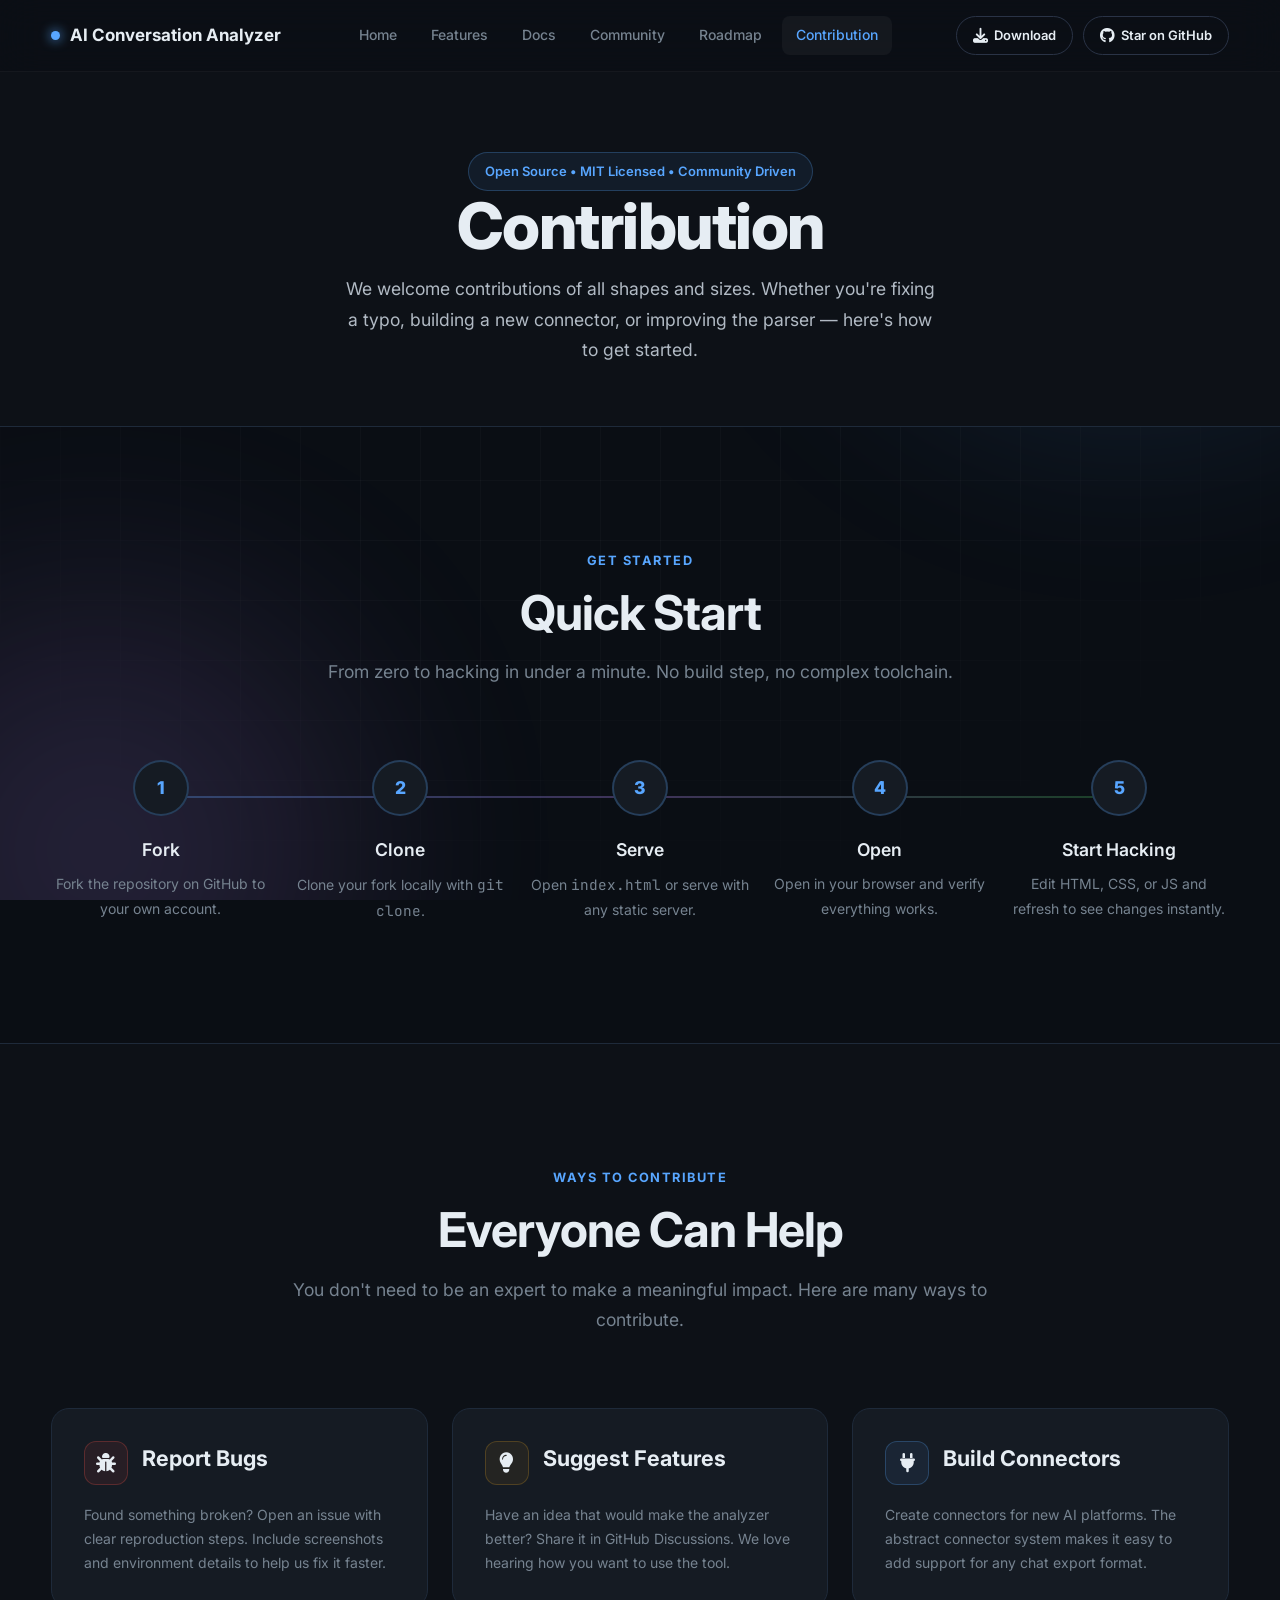
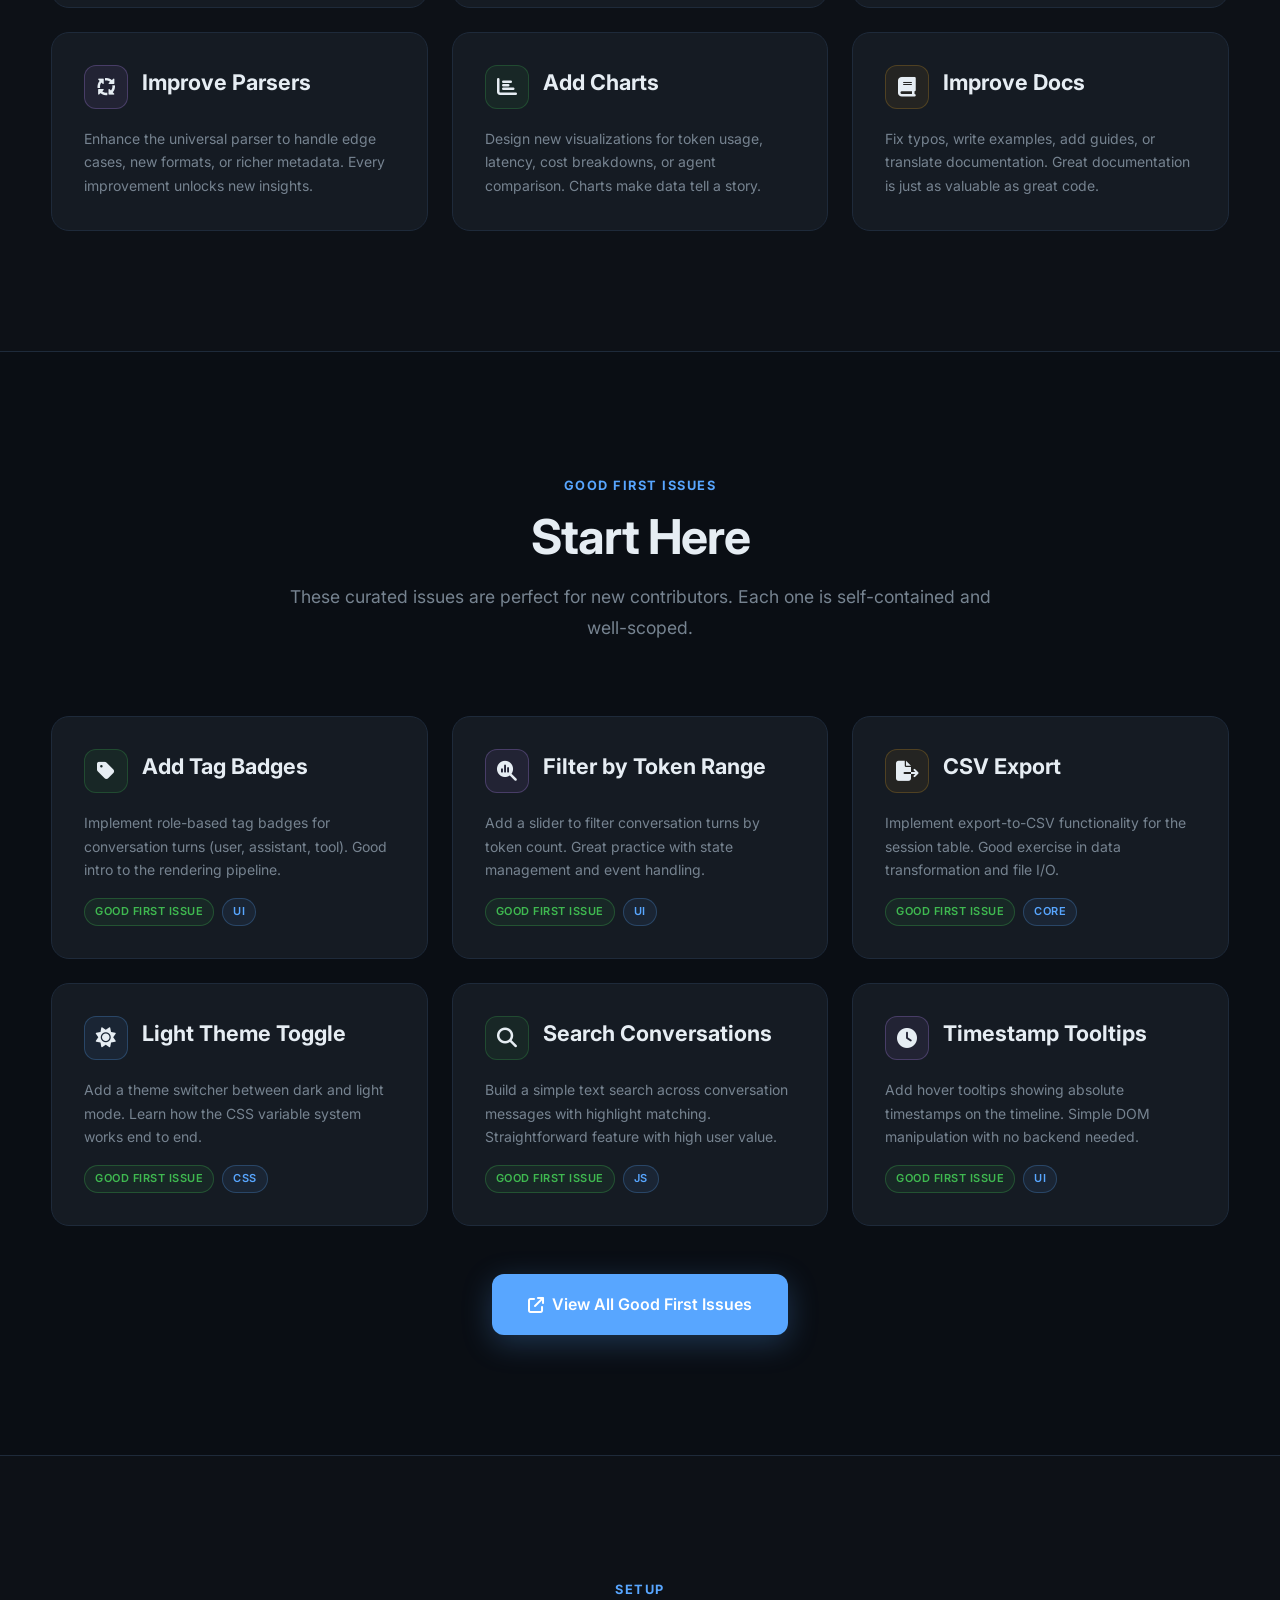
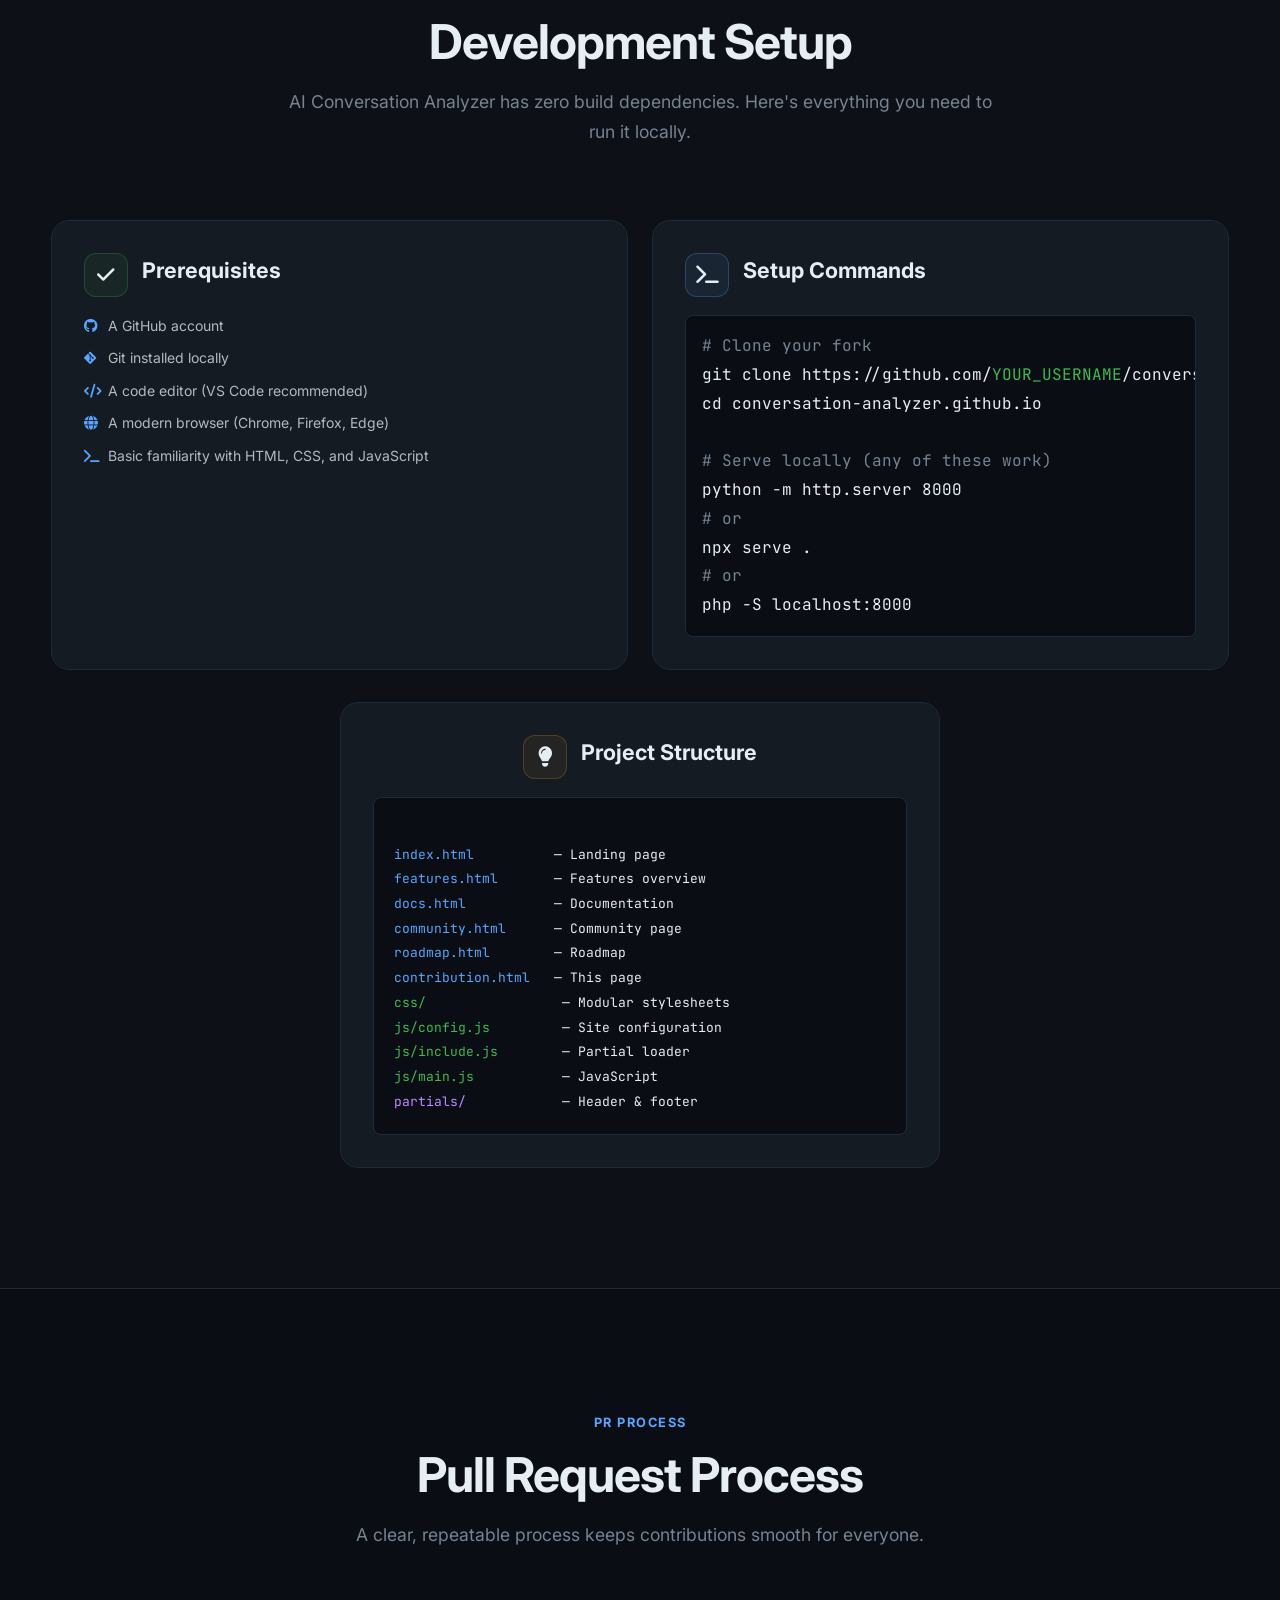
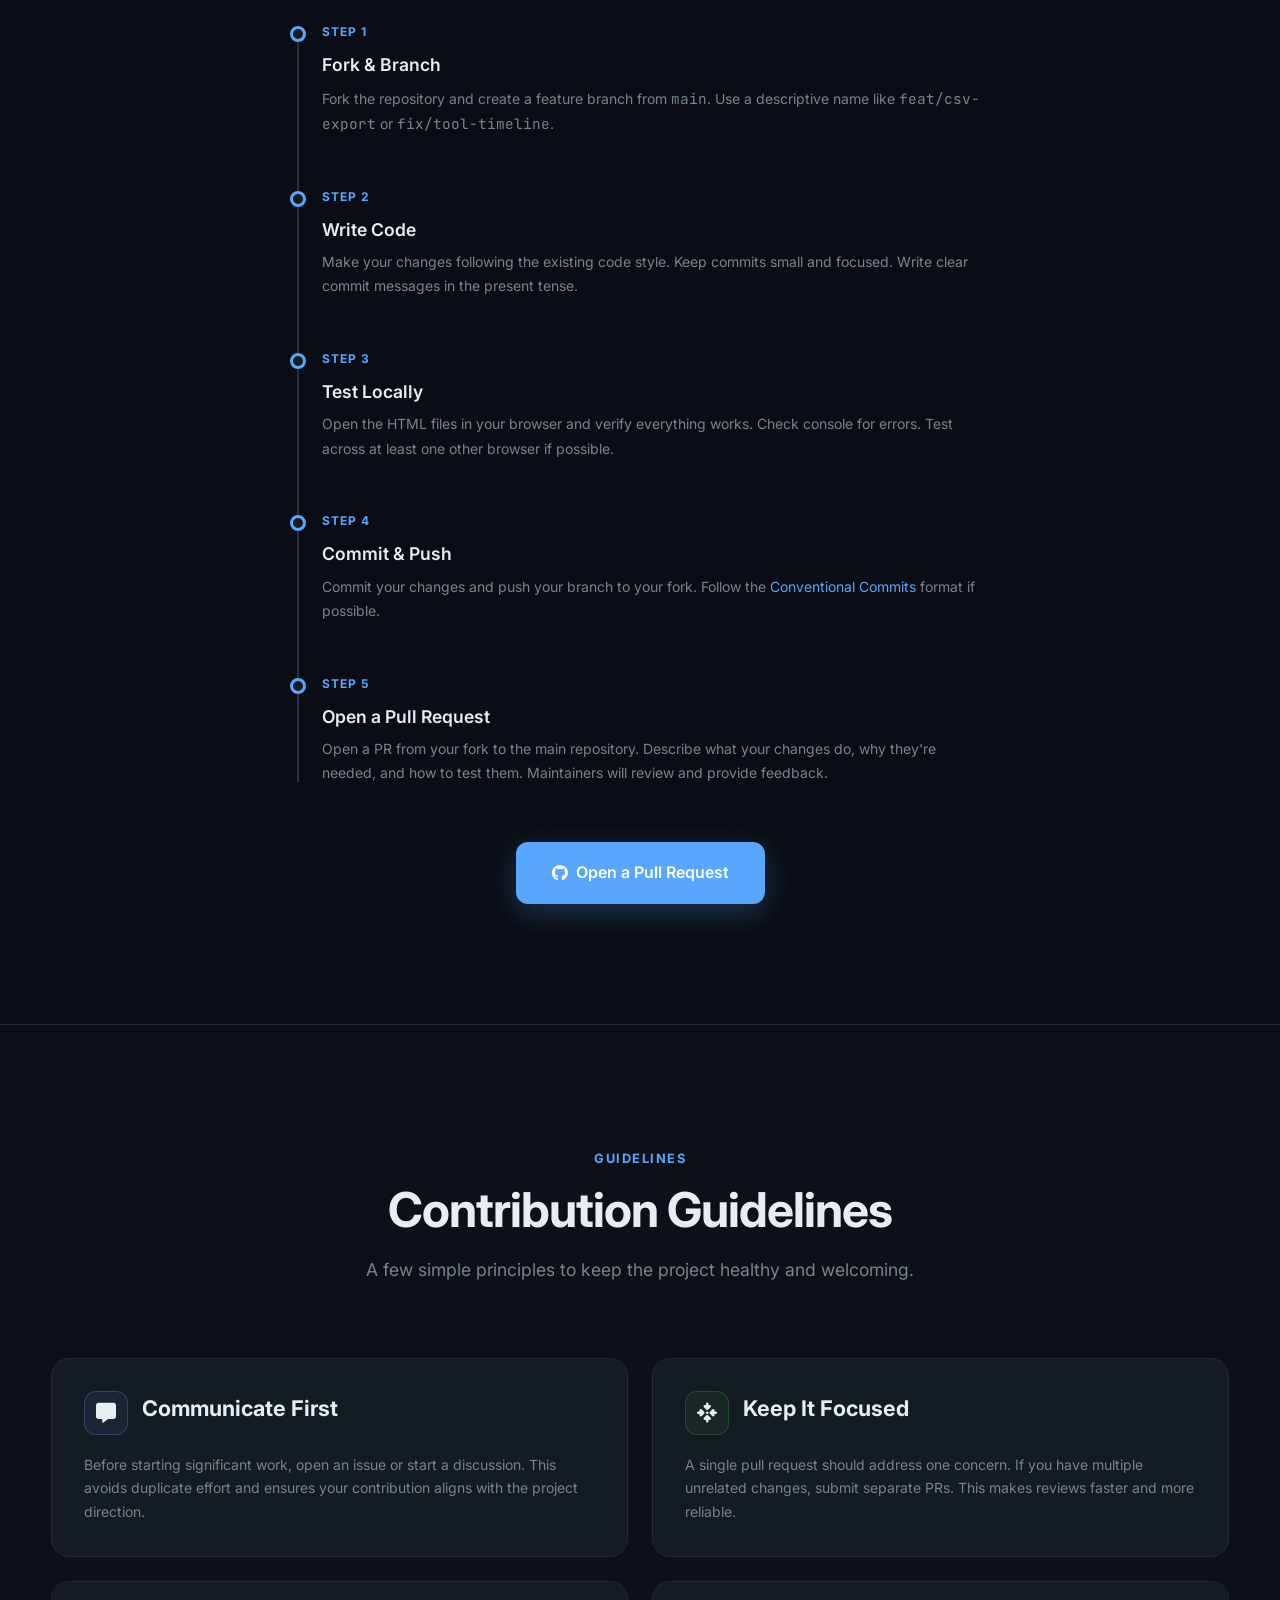
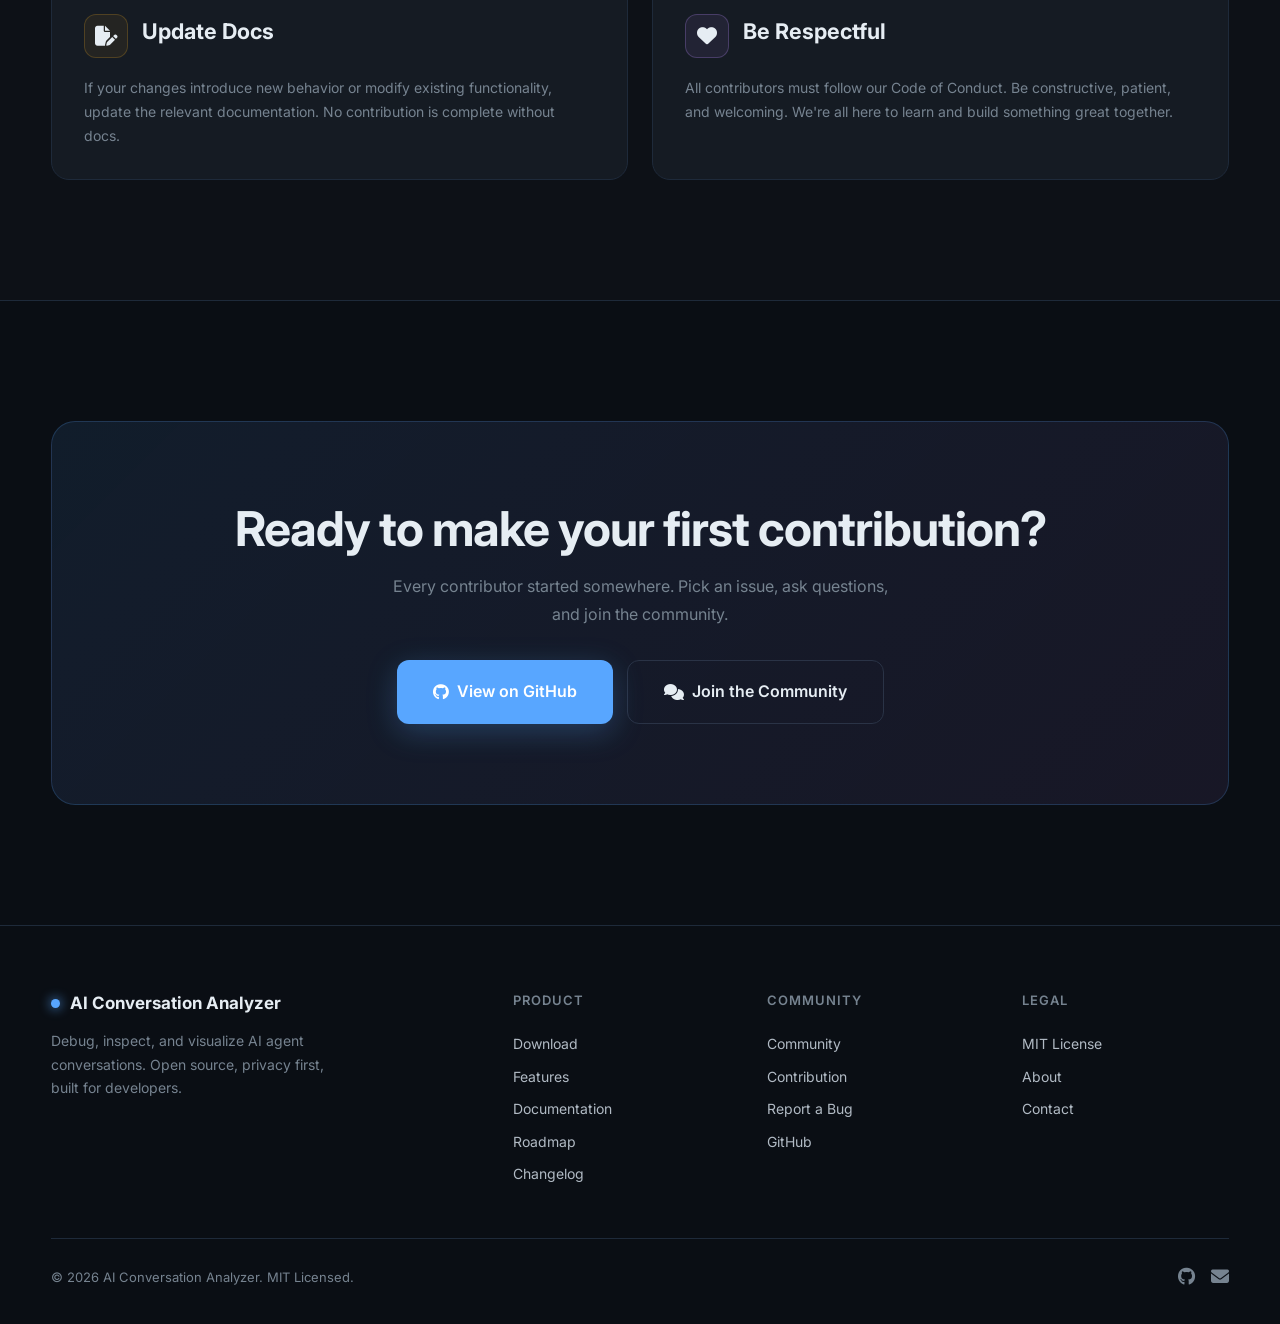
<file: contribution.html>
<!DOCTYPE html>
<html lang="en">
<head>
    <meta charset="UTF-8">
    <meta name="viewport" content="width=device-width, initial-scale=1.0">
    <title>Contributing — AI Conversation Analyzer</title>
    <meta name="description" content="Learn how to contribute to AI Conversation Analyzer. Quick start guide, ways to contribute, good first issues, development setup, and pull request process.">
    <meta name="keywords" content="AI, conversation, analyzer, contribute, open source, pull request, development, setup">
    <meta property="og:title" content="Contributing — AI Conversation Analyzer">
    <meta property="og:description" content="Learn how to contribute to AI Conversation Analyzer. Quick start guide, ways to contribute, good first issues, development setup, and pull request process.">
    <meta property="og:type" content="website">
    <meta name="twitter:card" content="summary_large_image">
    <link rel="preconnect" href="https://fonts.googleapis.com">
    <link rel="preconnect" href="https://fonts.gstatic.com" crossorigin>
    <link href="https://fonts.googleapis.com/css2?family=Inter:wght@300;400;500;600;700;800&family=JetBrains+Mono:wght@400;500;600&display=swap" rel="stylesheet">
    <link rel="stylesheet" href="https://cdnjs.cloudflare.com/ajax/libs/font-awesome/6.7.2/css/all.min.css">
    <link rel="stylesheet" href="css/tokens.css">
    <link rel="stylesheet" href="css/base.css">
    <link rel="stylesheet" href="css/background.css">
    <link rel="stylesheet" href="css/navigation.css">
    <link rel="stylesheet" href="css/components.css">
    <link rel="stylesheet" href="css/layout.css">
    <link rel="stylesheet" href="css/footer.css">
    <link rel="stylesheet" href="css/home.css">
    <link rel="stylesheet" href="css/pages.css">
    <link rel="stylesheet" href="css/animations.css">
    <link rel="stylesheet" href="css/responsive.css">
</head>
<body>

    <div id="site-header"></div>

    <!-- Page Header -->
    <section class="page-header">
        <div class="container">
            <span class="badge">Open Source &bull; MIT Licensed &bull; Community Driven</span>
            <h1>Contribution</h1>
            <p>We welcome contributions of all shapes and sizes. Whether you're fixing a typo, building a new connector, or improving the parser — here's how to get started.</p>
        </div>
    </section>

    <!-- Quick Start -->
    <section class="section">
        <div class="container">
            <div class="section-header reveal">
                <span class="section-label">Get Started</span>
                <h2>Quick Start</h2>
                <p>From zero to hacking in under a minute. No build step, no complex toolchain.</p>
            </div>
            <div class="steps-5 reveal">
                <div class="step">
                    <div class="step-number">1</div>
                    <h4>Fork</h4>
                    <p>Fork the repository on GitHub to your own account.</p>
                </div>
                <div class="step">
                    <div class="step-number">2</div>
                    <h4>Clone</h4>
                    <p>Clone your fork locally with <span class="text-mono text-sm">git clone</span>.</p>
                </div>
                <div class="step">
                    <div class="step-number">3</div>
                    <h4>Serve</h4>
                    <p>Open <span class="text-mono text-sm">index.html</span> or serve with any static server.</p>
                </div>
                <div class="step">
                    <div class="step-number">4</div>
                    <h4>Open</h4>
                    <p>Open in your browser and verify everything works.</p>
                </div>
                <div class="step">
                    <div class="step-number">5</div>
                    <h4>Start Hacking</h4>
                    <p>Edit HTML, CSS, or JS and refresh to see changes instantly.</p>
                </div>
            </div>
        </div>
    </section>

    <!-- Ways to Contribute -->
    <section class="section section-alt">
        <div class="container">
            <div class="section-header reveal">
                <span class="section-label">Ways to Contribute</span>
                <h2>Everyone Can Help</h2>
                <p>You don't need to be an expert to make a meaningful impact. Here are many ways to contribute.</p>
            </div>
            <div class="grid-3 reveal">
                <div class="card">
                    <div class="card-header">
                        <div class="card-icon red">
                            <i class="fa-solid fa-bug"></i>
                        </div>
                        <h3>Report Bugs</h3>
                    </div>
                    <p>Found something broken? Open an issue with clear reproduction steps. Include screenshots and environment details to help us fix it faster.</p>
                </div>
                <div class="card">
                    <div class="card-header">
                        <div class="card-icon amber">
                            <i class="fa-solid fa-lightbulb"></i>
                        </div>
                        <h3>Suggest Features</h3>
                    </div>
                    <p>Have an idea that would make the analyzer better? Share it in GitHub Discussions. We love hearing how you want to use the tool.</p>
                </div>
                <div class="card">
                    <div class="card-header">
                        <div class="card-icon blue">
                            <i class="fa-solid fa-plug"></i>
                        </div>
                        <h3>Build Connectors</h3>
                    </div>
                    <p>Create connectors for new AI platforms. The abstract connector system makes it easy to add support for any chat export format.</p>
                </div>
                <div class="card">
                    <div class="card-header">
                        <div class="card-icon purple">
                            <i class="fa-solid fa-arrows-spin"></i>
                        </div>
                        <h3>Improve Parsers</h3>
                    </div>
                    <p>Enhance the universal parser to handle edge cases, new formats, or richer metadata. Every improvement unlocks new insights.</p>
                </div>
                <div class="card">
                    <div class="card-header">
                        <div class="card-icon green">
                            <i class="fa-solid fa-chart-bar"></i>
                        </div>
                        <h3>Add Charts</h3>
                    </div>
                    <p>Design new visualizations for token usage, latency, cost breakdowns, or agent comparison. Charts make data tell a story.</p>
                </div>
                <div class="card">
                    <div class="card-header">
                        <div class="card-icon amber">
                            <i class="fa-solid fa-book"></i>
                        </div>
                        <h3>Improve Docs</h3>
                    </div>
                    <p>Fix typos, write examples, add guides, or translate documentation. Great documentation is just as valuable as great code.</p>
                </div>
            </div>
        </div>
    </section>

    <!-- Good First Issues -->
    <section class="section">
        <div class="container">
            <div class="section-header reveal">
                <span class="section-label">Good First Issues</span>
                <h2>Start Here</h2>
                <p>These curated issues are perfect for new contributors. Each one is self-contained and well-scoped.</p>
            </div>
            <div class="grid-3 reveal">
                <div class="card">
                    <div class="card-header">
                        <div class="card-icon green">
                            <i class="fa-solid fa-tag"></i>
                        </div>
                        <h3>Add Tag Badges</h3>
                    </div>
                    <p>Implement role-based tag badges for conversation turns (user, assistant, tool). Good intro to the rendering pipeline.</p>
                    <div style="margin-top:16px;display:flex;gap:8px;flex-wrap:wrap">
                        <span class="tag tag-green">good first issue</span>
                        <span class="tag tag-blue">UI</span>
                    </div>
                </div>
                <div class="card">
                    <div class="card-header">
                        <div class="card-icon purple">
                            <i class="fa-solid fa-magnifying-glass-chart"></i>
                        </div>
                        <h3>Filter by Token Range</h3>
                    </div>
                    <p>Add a slider to filter conversation turns by token count. Great practice with state management and event handling.</p>
                    <div style="margin-top:16px;display:flex;gap:8px;flex-wrap:wrap">
                        <span class="tag tag-green">good first issue</span>
                        <span class="tag tag-blue">UI</span>
                    </div>
                </div>
                <div class="card">
                    <div class="card-header">
                        <div class="card-icon amber">
                            <i class="fa-solid fa-file-export"></i>
                        </div>
                        <h3>CSV Export</h3>
                    </div>
                    <p>Implement export-to-CSV functionality for the session table. Good exercise in data transformation and file I/O.</p>
                    <div style="margin-top:16px;display:flex;gap:8px;flex-wrap:wrap">
                        <span class="tag tag-green">good first issue</span>
                        <span class="tag tag-blue">core</span>
                    </div>
                </div>
                <div class="card">
                    <div class="card-header">
                        <div class="card-icon blue">
                            <i class="fa-solid fa-sun"></i>
                        </div>
                        <h3>Light Theme Toggle</h3>
                    </div>
                    <p>Add a theme switcher between dark and light mode. Learn how the CSS variable system works end to end.</p>
                    <div style="margin-top:16px;display:flex;gap:8px;flex-wrap:wrap">
                        <span class="tag tag-green">good first issue</span>
                        <span class="tag tag-blue">CSS</span>
                    </div>
                </div>
                <div class="card">
                    <div class="card-header">
                        <div class="card-icon green">
                            <i class="fa-solid fa-search"></i>
                        </div>
                        <h3>Search Conversations</h3>
                    </div>
                    <p>Build a simple text search across conversation messages with highlight matching. Straightforward feature with high user value.</p>
                    <div style="margin-top:16px;display:flex;gap:8px;flex-wrap:wrap">
                        <span class="tag tag-green">good first issue</span>
                        <span class="tag tag-blue">JS</span>
                    </div>
                </div>
                <div class="card">
                    <div class="card-header">
                        <div class="card-icon purple">
                            <i class="fa-solid fa-clock"></i>
                        </div>
                        <h3>Timestamp Tooltips</h3>
                    </div>
                    <p>Add hover tooltips showing absolute timestamps on the timeline. Simple DOM manipulation with no backend needed.</p>
                    <div style="margin-top:16px;display:flex;gap:8px;flex-wrap:wrap">
                        <span class="tag tag-green">good first issue</span>
                        <span class="tag tag-blue">UI</span>
                    </div>
                </div>
            </div>
            <div style="text-align:center;margin-top:48px" class="reveal">
                <a class="btn btn-primary btn-lg" data-github="goodFirstIssue" target="_blank">
                    <i class="fa-solid fa-arrow-up-right-from-square"></i> View All Good First Issues
                </a>
            </div>
        </div>
    </section>

    <!-- Development Setup -->
    <section class="section section-alt">
        <div class="container">
            <div class="section-header reveal">
                <span class="section-label">Setup</span>
                <h2>Development Setup</h2>
                <p>AI Conversation Analyzer has zero build dependencies. Here's everything you need to run it locally.</p>
            </div>
            <div class="grid-2 reveal">
                <div class="card">
                    <div class="card-header">
                        <div class="card-icon green">
                            <i class="fa-solid fa-check"></i>
                        </div>
                        <h3>Prerequisites</h3>
                    </div>
                    <ul style="display:flex;flex-direction:column;gap:10px;font-size:14px;color:var(--text-secondary)">
                        <li><i class="fa-brands fa-github" style="color:var(--primary);width:20px"></i> A GitHub account</li>
                        <li><i class="fa-brands fa-git-alt" style="color:var(--primary);width:20px"></i> Git installed locally</li>
                        <li><i class="fa-solid fa-code" style="color:var(--primary);width:20px"></i> A code editor (VS Code recommended)</li>
                        <li><i class="fa-solid fa-globe" style="color:var(--primary);width:20px"></i> A modern browser (Chrome, Firefox, Edge)</li>
                        <li><i class="fa-solid fa-terminal" style="color:var(--primary);width:20px"></i> Basic familiarity with HTML, CSS, and JavaScript</li>
                    </ul>
                </div>
                <div class="card">
                    <div class="card-header">
                        <div class="card-icon blue">
                            <i class="fa-solid fa-terminal"></i>
                        </div>
                        <h3>Setup Commands</h3>
                    </div>
                    <pre style="background:var(--bg);padding:16px;border-radius:var(--radius-sm);font-family:var(--font-mono);color:var(--text);line-height:1.8;overflow-x:auto;border:1px solid var(--border-light)"><span style="color:var(--muted)"># Clone your fork</span>
git clone https://github.com/<span style="color:var(--green)">YOUR_USERNAME</span>/conversation-analyzer.github.io.git
cd conversation-analyzer.github.io

<span style="color:var(--muted)"># Serve locally (any of these work)</span>
python -m http.server 8000
<span style="color:var(--muted)"># or</span>
npx serve .
<span style="color:var(--muted)"># or</span>
php -S localhost:8000</pre>
                </div>
            </div>
            <div class="reveal" style="margin-top:32px">
                <div class="card" style="text-align:center;max-width:600px;margin:0 auto">
                    <div class="card-header" style="justify-content:center">
                        <div class="card-icon amber">
                            <i class="fa-solid fa-lightbulb"></i>
                        </div>
                        <h3>Project Structure</h3>
                    </div>
                    <div class="code-block" style="text-align:left">
<span style="color:var(--primary)">index.html</span>          — Landing page
<span style="color:var(--primary)">features.html</span>       — Features overview
<span style="color:var(--primary)">docs.html</span>           — Documentation
<span style="color:var(--primary)">community.html</span>      — Community page
<span style="color:var(--primary)">roadmap.html</span>        — Roadmap
<span style="color:var(--primary)">contribution.html</span>   — This page
<span style="color:var(--green)">css/</span>                 — Modular stylesheets
<span style="color:var(--green)">js/config.js</span>         — Site configuration
<span style="color:var(--green)">js/include.js</span>        — Partial loader
<span style="color:var(--green)">js/main.js</span>           — JavaScript
<span style="color:var(--purple)">partials/</span>            — Header &amp; footer</div>
                </div>
            </div>
        </div>
    </section>

    <!-- Pull Request Process -->
    <section class="section">
        <div class="container">
            <div class="section-header reveal">
                <span class="section-label">PR Process</span>
                <h2>Pull Request Process</h2>
                <p>A clear, repeatable process keeps contributions smooth for everyone.</p>
            </div>
            <div class="timeline reveal" style="max-width:700px;margin:0 auto">
                <div class="timeline-item">
                    <div class="timeline-dot"></div>
                    <div class="timeline-phase">Step 1</div>
                    <h4>Fork &amp; Branch</h4>
                    <p>Fork the repository and create a feature branch from <span class="text-mono text-sm">main</span>. Use a descriptive name like <span class="text-mono text-sm">feat/csv-export</span> or <span class="text-mono text-sm">fix/tool-timeline</span>.</p>
                </div>
                <div class="timeline-item">
                    <div class="timeline-dot"></div>
                    <div class="timeline-phase">Step 2</div>
                    <h4>Write Code</h4>
                    <p>Make your changes following the existing code style. Keep commits small and focused. Write clear commit messages in the present tense.</p>
                </div>
                <div class="timeline-item">
                    <div class="timeline-dot"></div>
                    <div class="timeline-phase">Step 3</div>
                    <h4>Test Locally</h4>
                    <p>Open the HTML files in your browser and verify everything works. Check console for errors. Test across at least one other browser if possible.</p>
                </div>
                <div class="timeline-item">
                    <div class="timeline-dot"></div>
                    <div class="timeline-phase">Step 4</div>
                    <h4>Commit &amp; Push</h4>
                    <p>Commit your changes and push your branch to your fork. Follow the <a href="https://www.conventionalcommits.org/" target="_blank" style="color:var(--primary)">Conventional Commits</a> format if possible.</p>
                </div>
                <div class="timeline-item">
                    <div class="timeline-dot"></div>
                    <div class="timeline-phase">Step 5</div>
                    <h4>Open a Pull Request</h4>
                    <p>Open a PR from your fork to the main repository. Describe what your changes do, why they're needed, and how to test them. Maintainers will review and provide feedback.</p>
                </div>
            </div>
            <div style="text-align:center;margin-top:56px" class="reveal">
                <a class="btn btn-primary btn-lg" data-github="pulls" target="_blank">
                    <i class="fa-brands fa-github"></i> Open a Pull Request
                </a>
            </div>
        </div>
    </section>

    <!-- Guidelines -->
    <section class="section section-alt">
        <div class="container">
            <div class="section-header reveal">
                <span class="section-label">Guidelines</span>
                <h2>Contribution Guidelines</h2>
                <p>A few simple principles to keep the project healthy and welcoming.</p>
            </div>
            <div class="grid-2 reveal">
                <div class="card">
                    <div class="card-header">
                        <div class="card-icon blue">
                            <i class="fa-solid fa-message"></i>
                        </div>
                        <h3>Communicate First</h3>
                    </div>
                    <p>Before starting significant work, open an issue or start a discussion. This avoids duplicate effort and ensures your contribution aligns with the project direction.</p>
                </div>
                <div class="card">
                    <div class="card-header">
                        <div class="card-icon green">
                            <i class="fa-solid fa-arrows-to-dot"></i>
                        </div>
                        <h3>Keep It Focused</h3>
                    </div>
                    <p>A single pull request should address one concern. If you have multiple unrelated changes, submit separate PRs. This makes reviews faster and more reliable.</p>
                </div>
                <div class="card">
                    <div class="card-header">
                        <div class="card-icon amber">
                            <i class="fa-solid fa-file-pen"></i>
                        </div>
                        <h3>Update Docs</h3>
                    </div>
                    <p>If your changes introduce new behavior or modify existing functionality, update the relevant documentation. No contribution is complete without docs.</p>
                </div>
                <div class="card">
                    <div class="card-header">
                        <div class="card-icon purple">
                            <i class="fa-solid fa-heart"></i>
                        </div>
                        <h3>Be Respectful</h3>
                    </div>
                    <p>All contributors must follow our Code of Conduct. Be constructive, patient, and welcoming. We're all here to learn and build something great together.</p>
                </div>
            </div>
        </div>
    </section>

    <!-- CTA -->
    <section class="section">
        <div class="container">
            <div class="cta-banner reveal">
                <h2>Ready to make your first contribution?</h2>
                <p>Every contributor started somewhere. Pick an issue, ask questions, and join the community.</p>
                <div class="cta-buttons">
                    <a class="btn btn-primary btn-lg" data-github="base" target="_blank">
                        <i class="fa-brands fa-github"></i> View on GitHub
                    </a>
                    <a class="btn btn-secondary btn-lg" href="community">
                        <i class="fa-solid fa-comments"></i> Join the Community
                    </a>
                </div>
            </div>
        </div>
    </section>

    <div id="site-footer"></div>

    <script src="js/config.js"></script>
    <script src="js/include.js"></script>
    <script src="js/main.js"></script>
</body>
</html>
</file>
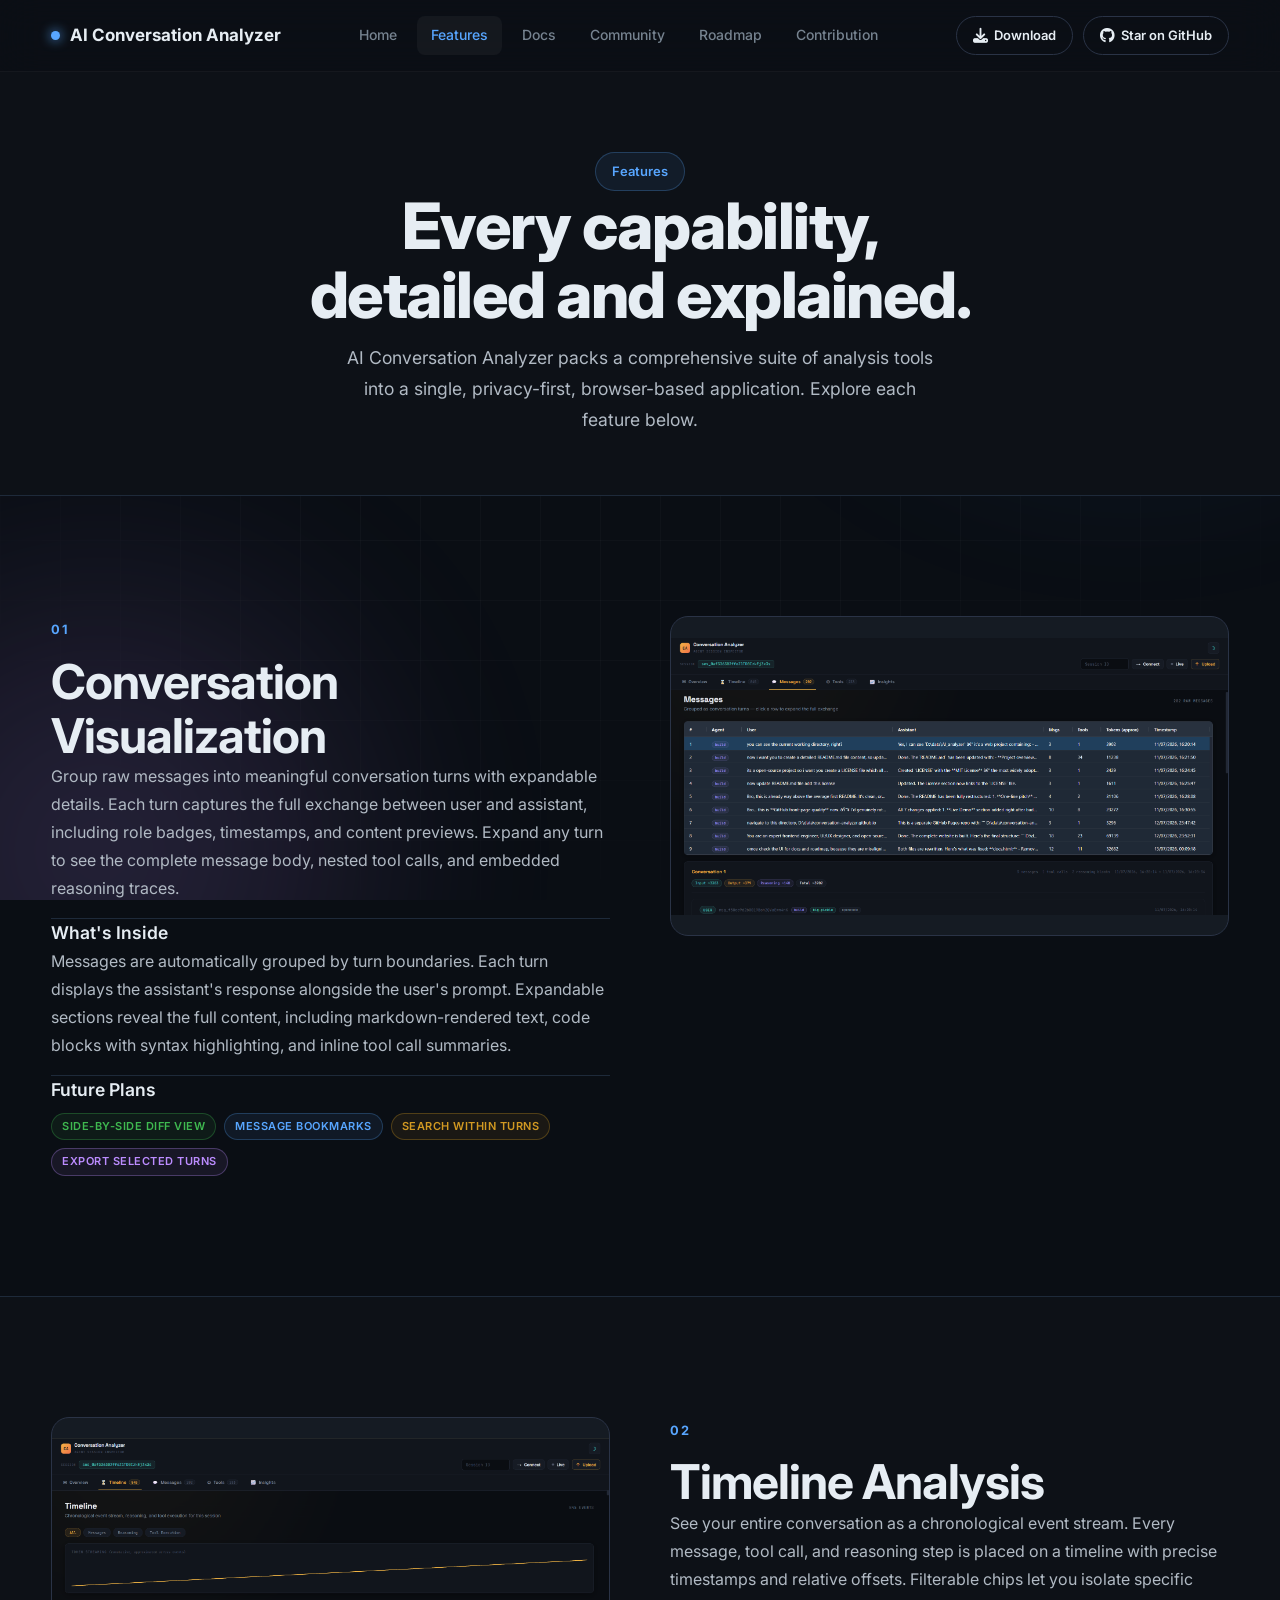
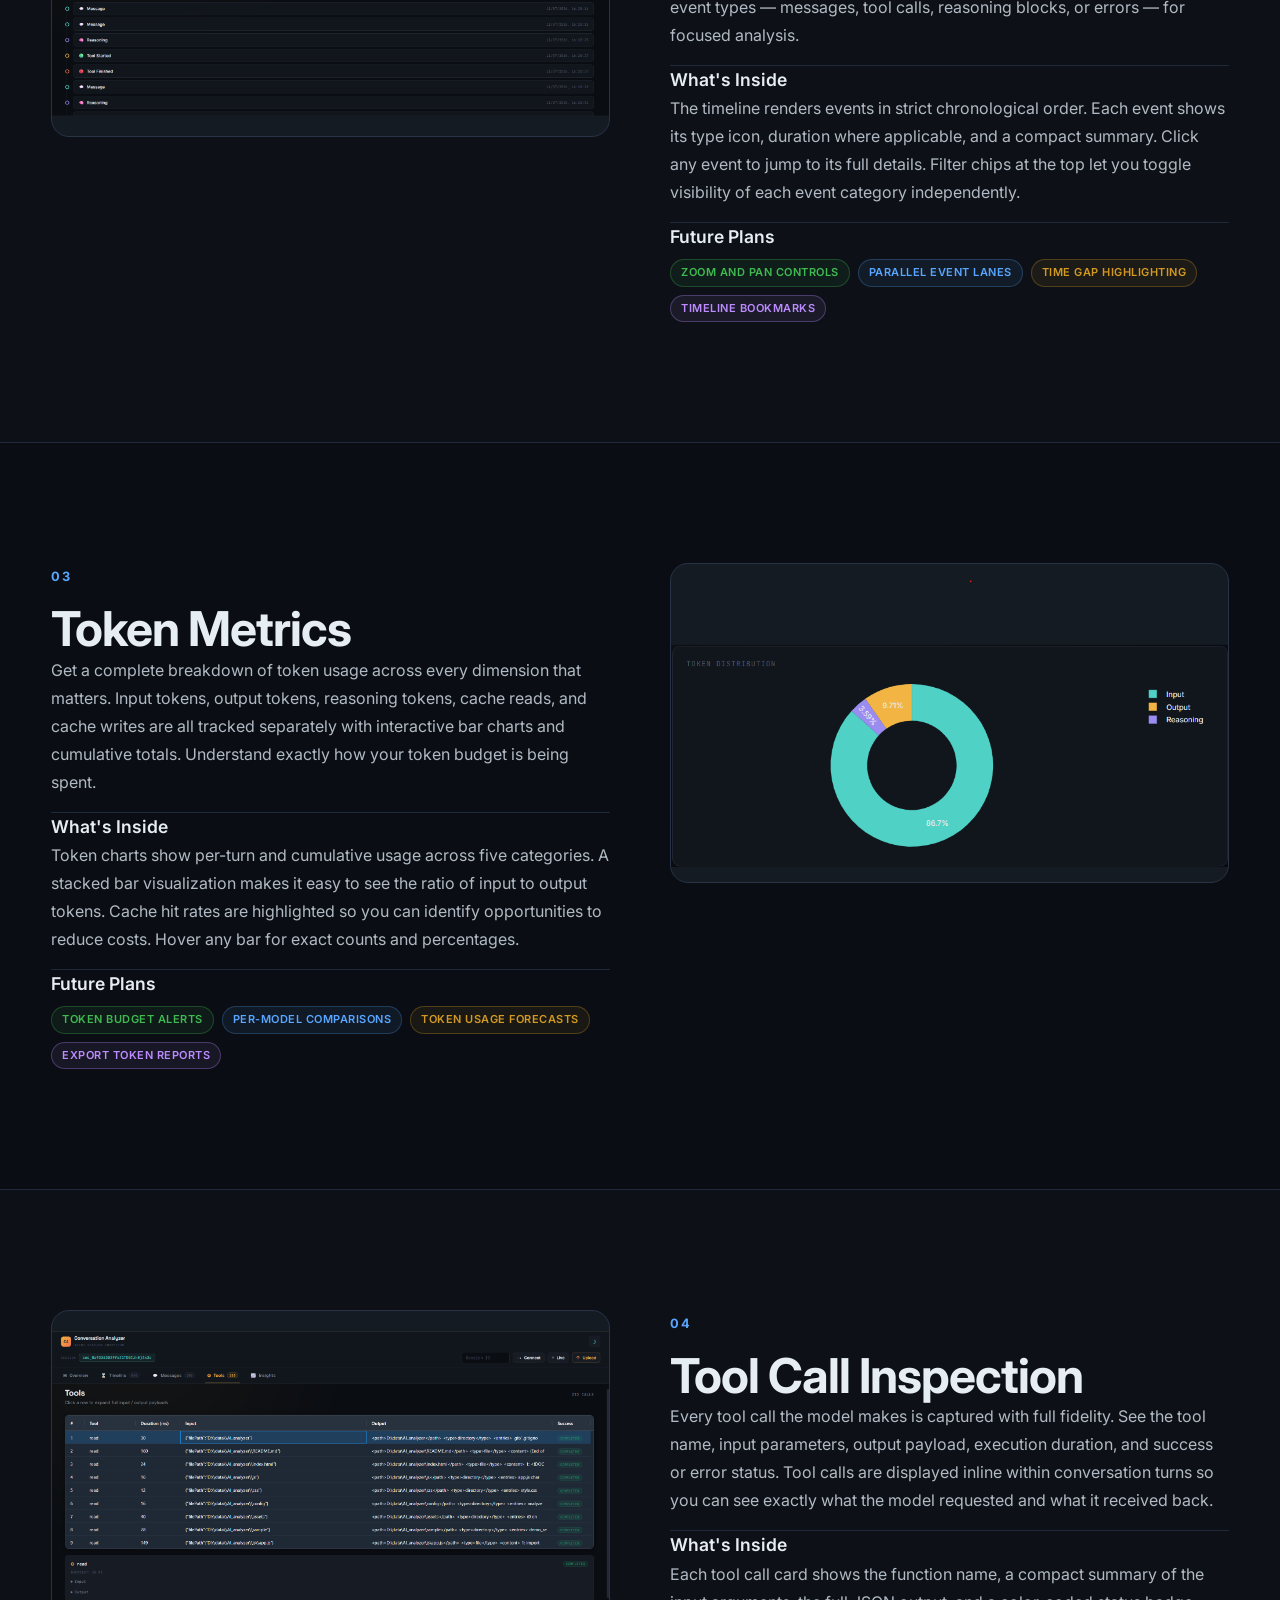
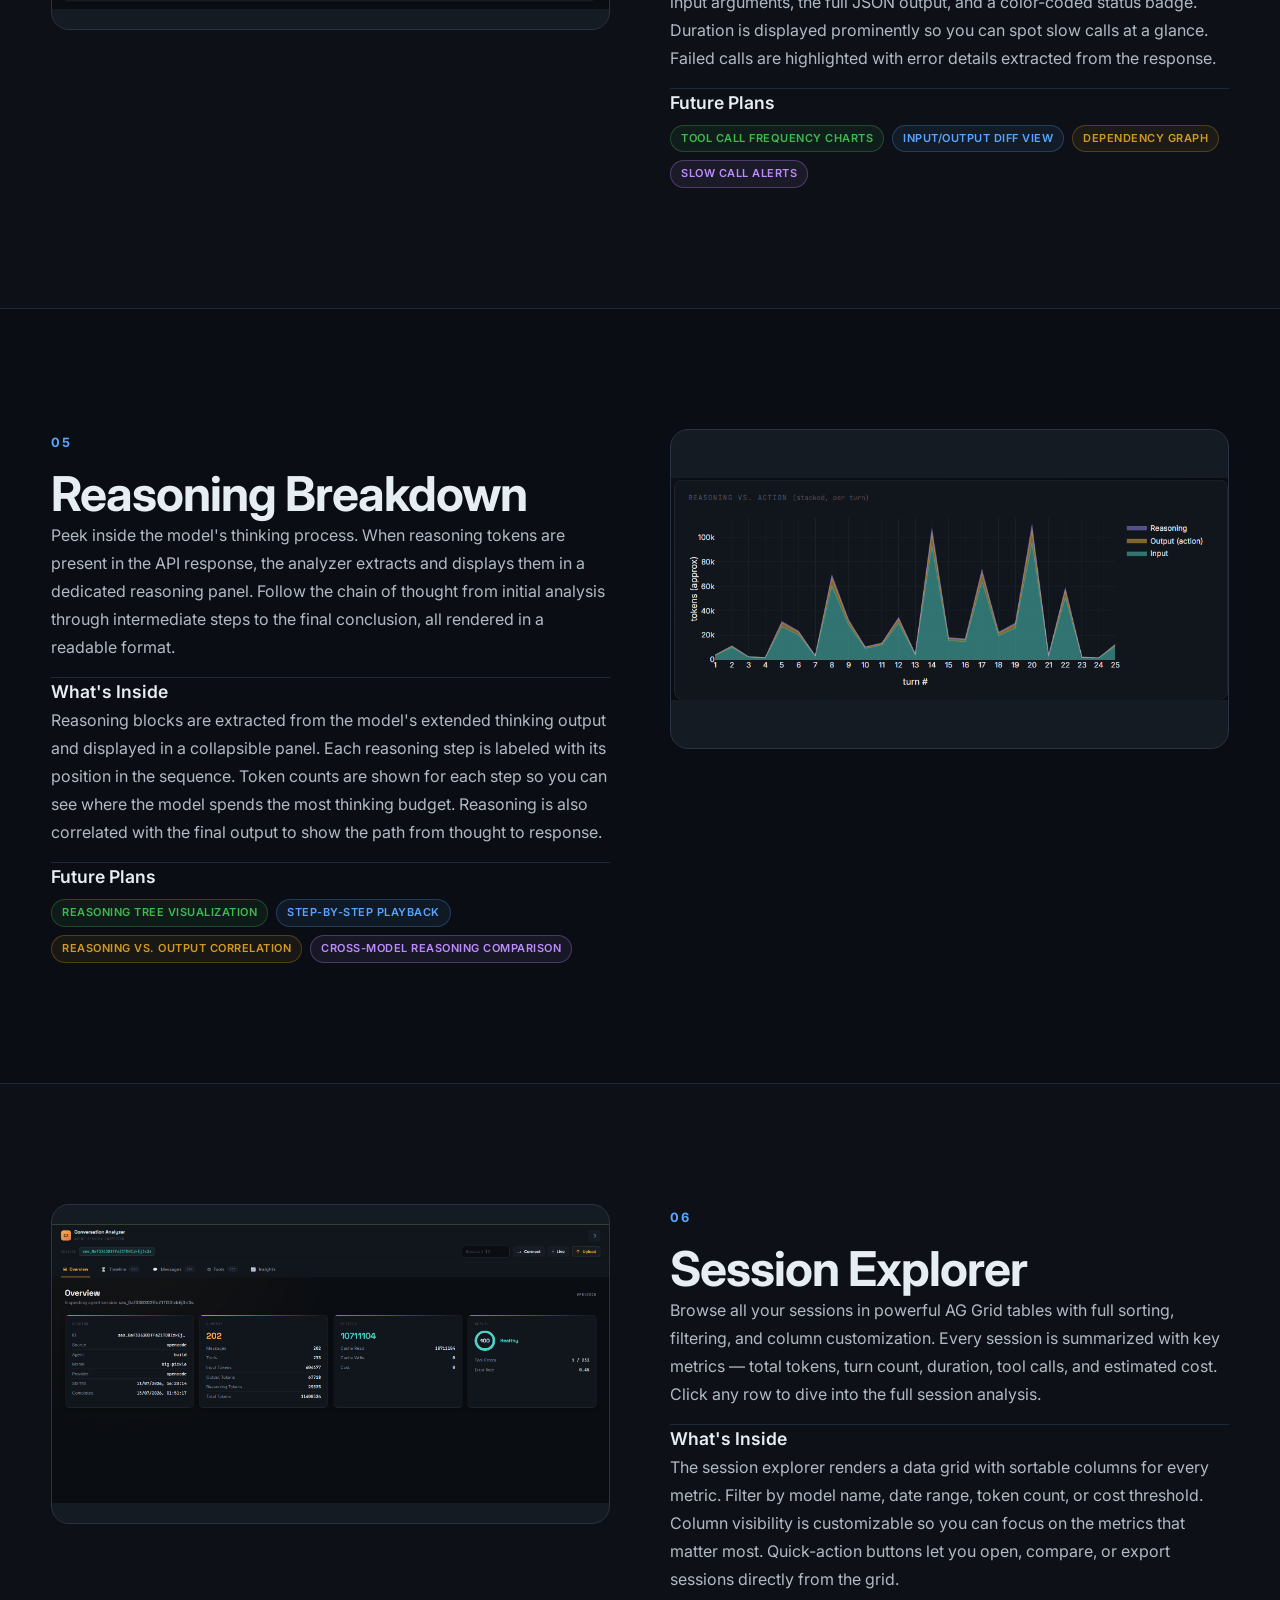
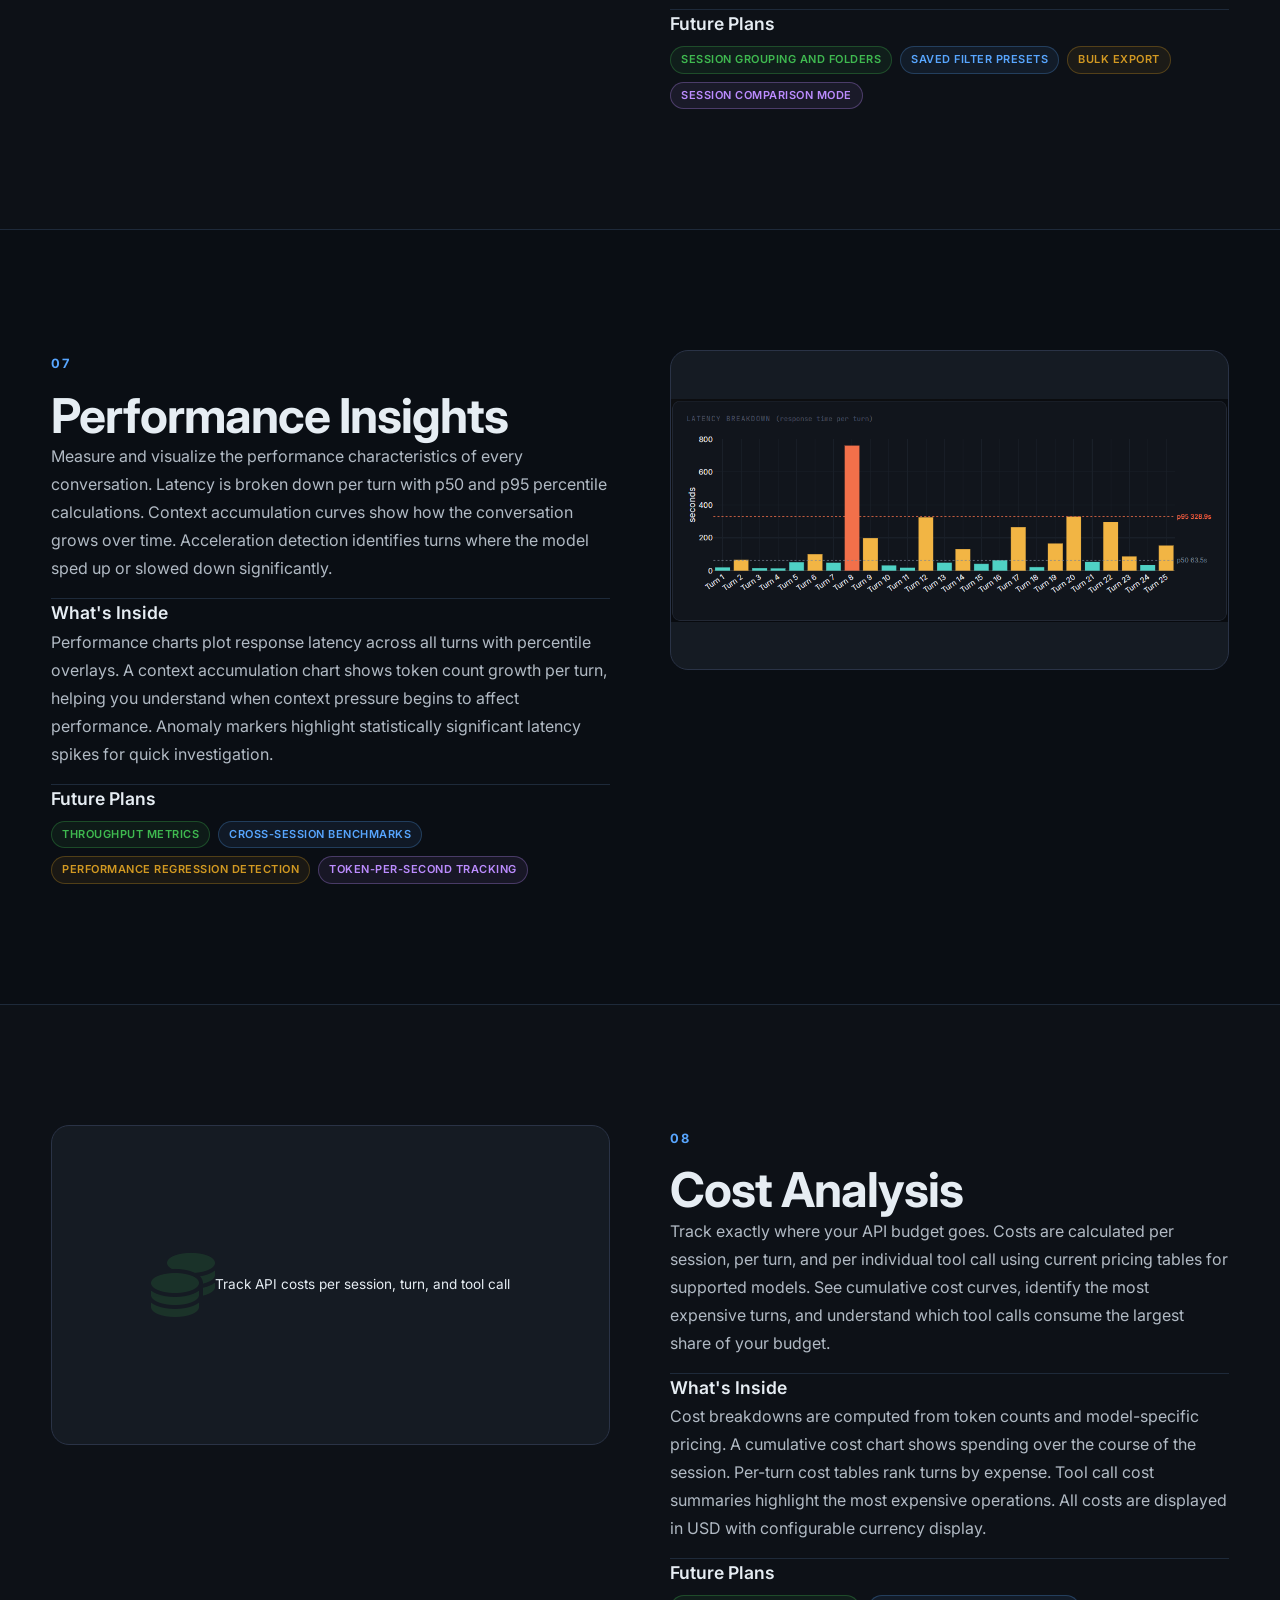
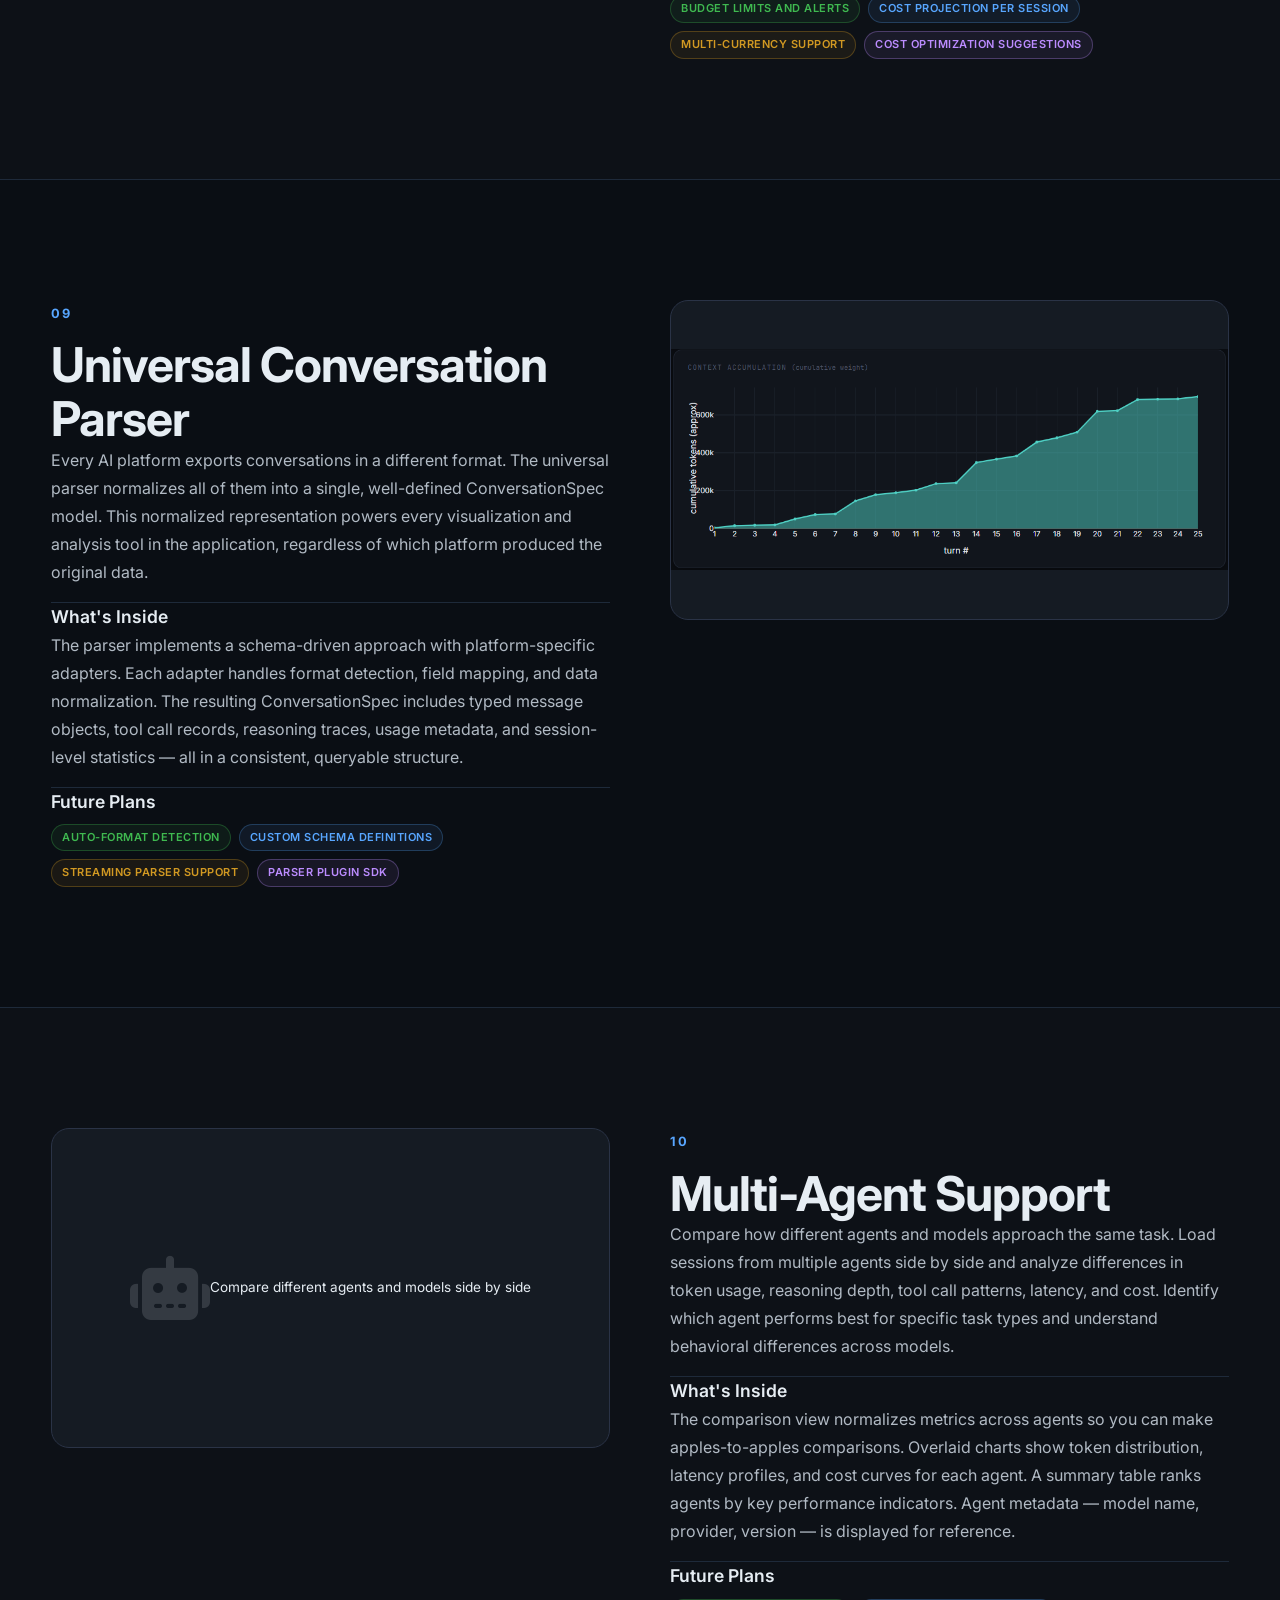
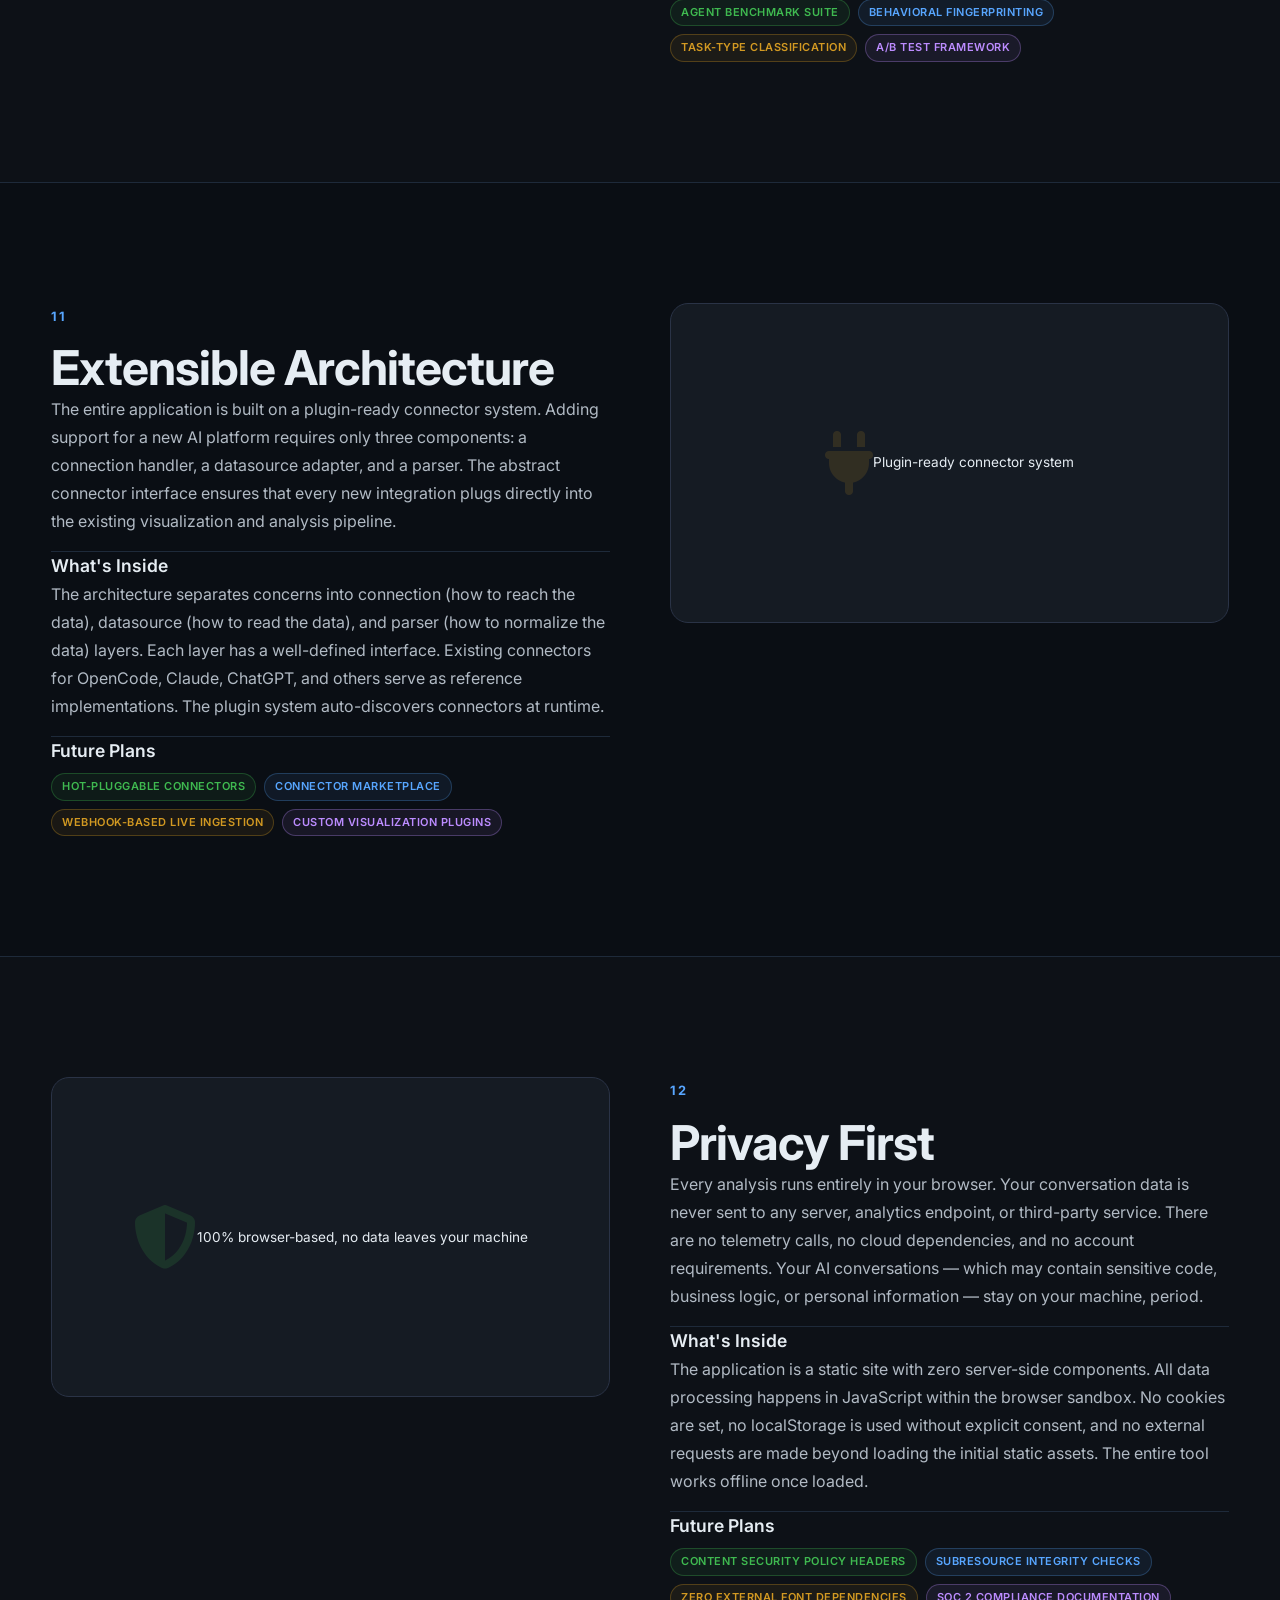
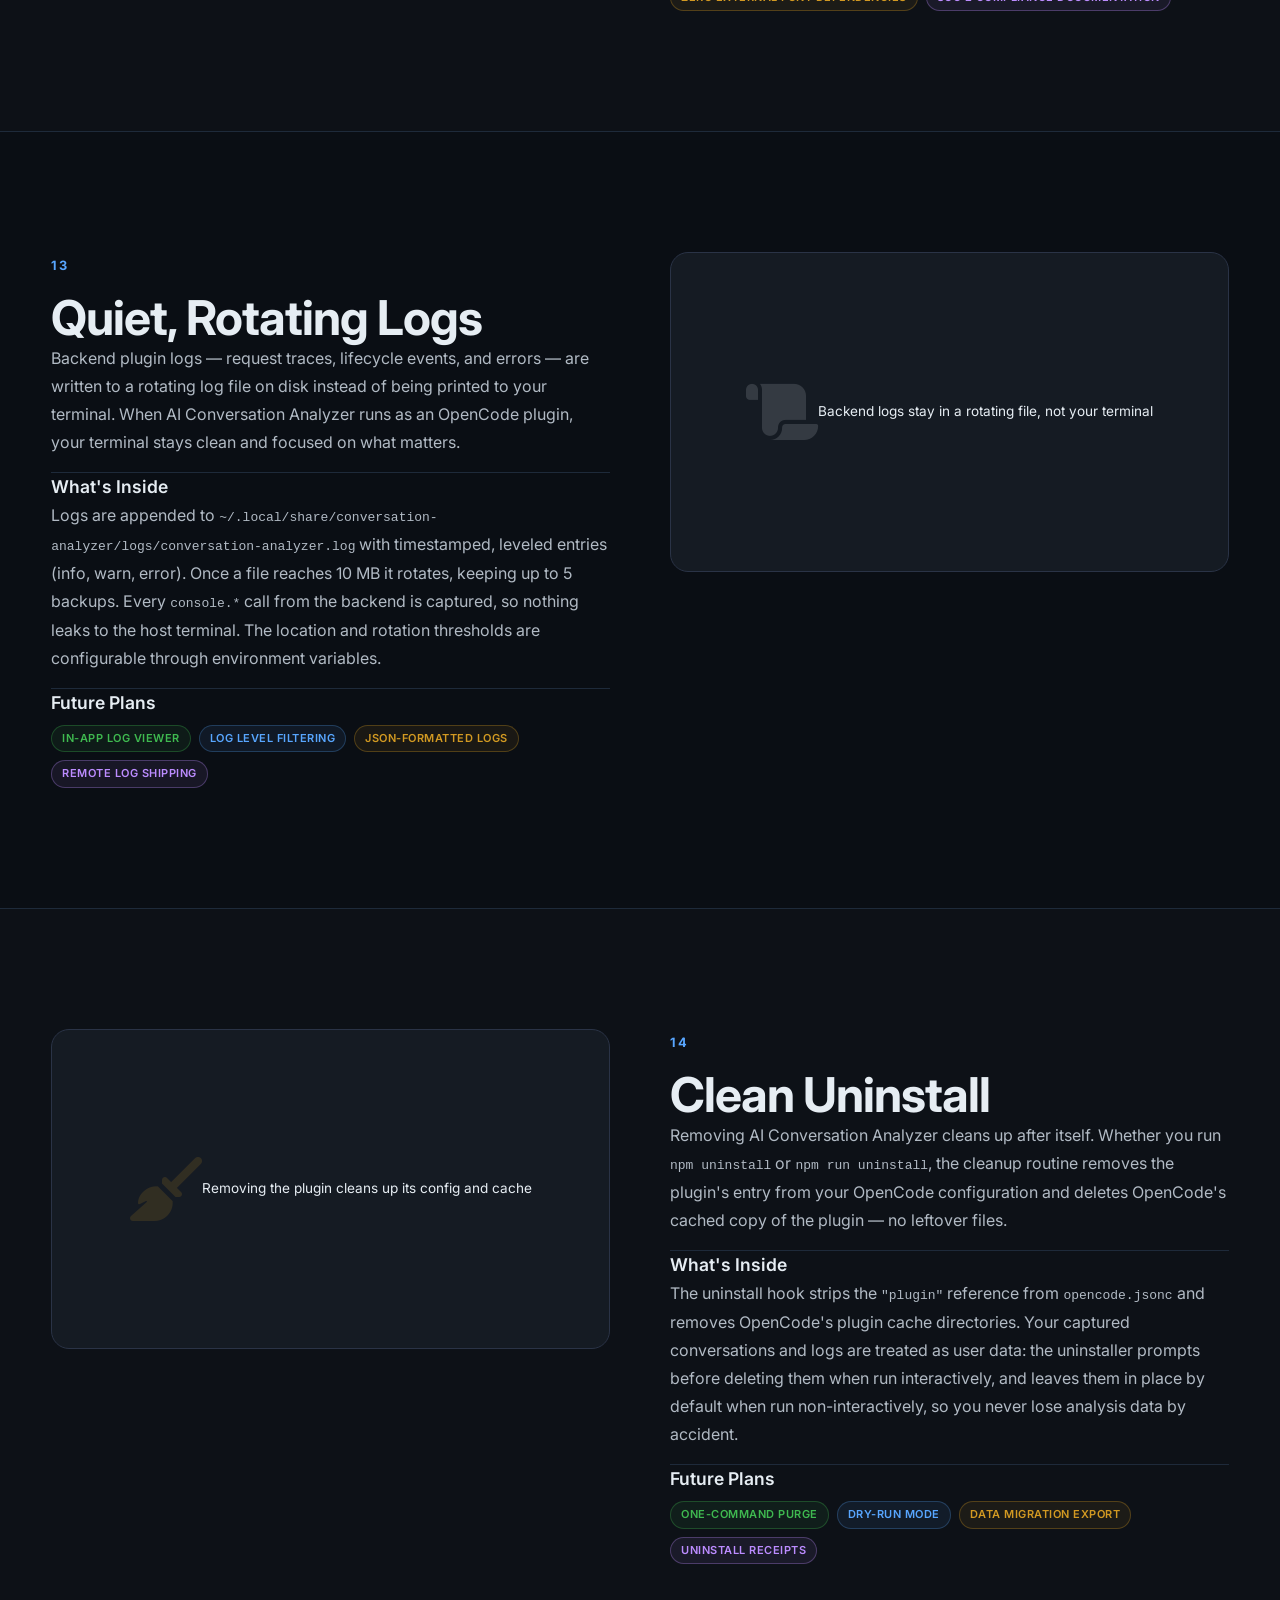
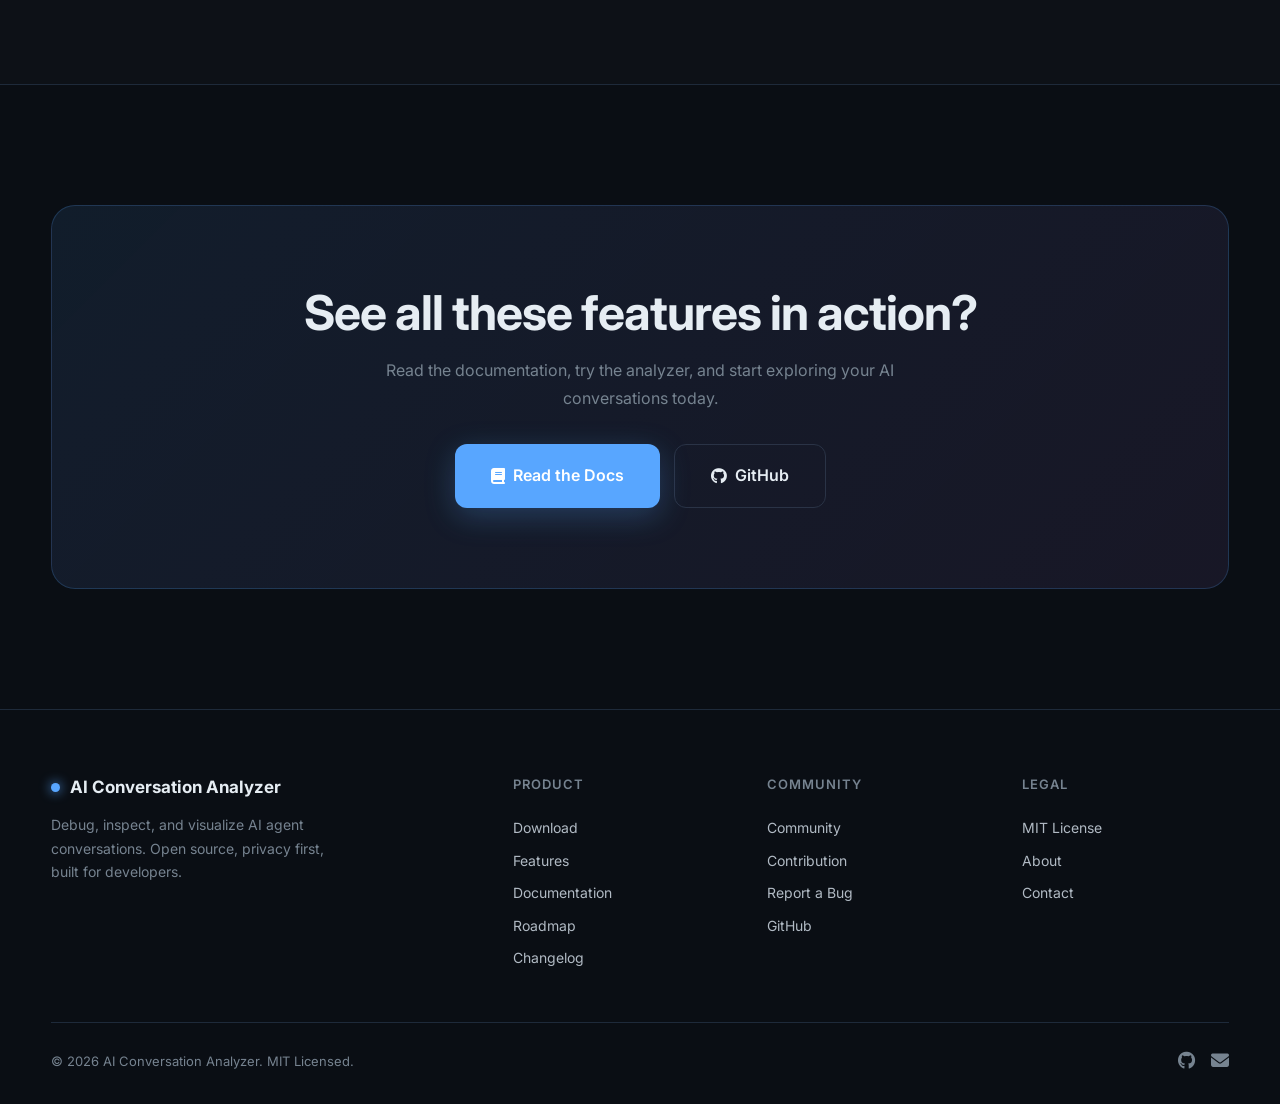
<file: features.html>
<!DOCTYPE html>
<html lang="en">
<head>
    <meta charset="UTF-8">
    <meta name="viewport" content="width=device-width, initial-scale=1.0">
    <title>Features — AI Conversation Analyzer</title>
    <meta name="description" content="Explore every feature of AI Conversation Analyzer: conversation visualization, timeline analysis, token metrics, tool call inspection, reasoning breakdown, and more.">
    <meta name="keywords" content="AI, conversation, analyzer, features, visualization, tokens, reasoning, tools, latency, cost">
    <meta property="og:title" content="Features — AI Conversation Analyzer">
    <meta property="og:description" content="Explore every feature of AI Conversation Analyzer.">
    <meta property="og:type" content="website">
    <meta name="twitter:card" content="summary_large_image">
    <link rel="preconnect" href="https://fonts.googleapis.com">
    <link rel="preconnect" href="https://fonts.gstatic.com" crossorigin>
    <link href="https://fonts.googleapis.com/css2?family=Inter:wght@300;400;500;600;700;800&family=JetBrains+Mono:wght@400;500;600&display=swap" rel="stylesheet">
    <link rel="stylesheet" href="https://cdnjs.cloudflare.com/ajax/libs/font-awesome/6.7.2/css/all.min.css">
    <link rel="stylesheet" href="css/tokens.css">
    <link rel="stylesheet" href="css/base.css">
    <link rel="stylesheet" href="css/background.css">
    <link rel="stylesheet" href="css/navigation.css">
    <link rel="stylesheet" href="css/components.css">
    <link rel="stylesheet" href="css/layout.css">
    <link rel="stylesheet" href="css/footer.css">
    <link rel="stylesheet" href="css/home.css">
    <link rel="stylesheet" href="css/pages.css">
    <link rel="stylesheet" href="css/animations.css">
    <link rel="stylesheet" href="css/responsive.css">
</head>
<body>

    <div id="site-header"></div>

    <!-- Page Header -->
    <section class="page-header">
        <div class="container">
            <span class="badge">Features</span>
            <h1>Every capability,<br><span>detailed and explained.</span></h1>
            <p>AI Conversation Analyzer packs a comprehensive suite of analysis tools into a single, privacy-first, browser-based application. Explore each feature below.</p>
        </div>
    </section>

    <!-- Feature 1: Conversation Visualization -->
    <section class="section" id="conversation-visualization">
        <div class="container">
            <div class="content-grid reveal">
                <div class="content-block">
                    <span class="section-label">01</span>
                    <h2>Conversation Visualization</h2>
                    <p>Group raw messages into meaningful conversation turns with expandable details. Each turn captures the full exchange between user and assistant, including role badges, timestamps, and content previews. Expand any turn to see the complete message body, nested tool calls, and embedded reasoning traces.</p>
                    <div class="divider"></div>
                    <h4>What's Inside</h4>
                    <p>Messages are automatically grouped by turn boundaries. Each turn displays the assistant's response alongside the user's prompt. Expandable sections reveal the full content, including markdown-rendered text, code blocks with syntax highlighting, and inline tool call summaries.</p>
                    <div class="divider"></div>
                    <h4>Future Plans</h4>
                    <div style="display: flex; gap: 8px; flex-wrap: wrap; margin-top: 8px;">
                        <span class="tag tag-green">Side-by-side diff view</span>
                        <span class="tag tag-blue">Message bookmarks</span>
                        <span class="tag tag-amber">Search within turns</span>
                        <span class="tag tag-purple">Export selected turns</span>
                    </div>
                </div>
                <div class="content-block">
                    <div class="feature-illustration">
                        <img src="assets/dashboard_messages.png" alt="Conversation turn visualization" loading="lazy">
                    </div>
                </div>
            </div>
        </div>
    </section>

    <!-- Feature 2: Timeline Analysis -->
    <section class="section section-alt" id="timeline-analysis">
        <div class="container">
            <div class="content-grid reveal">
                <div class="content-block">
                    <div class="feature-illustration">
                        <img src="assets/dashboard_timeline.png" alt="Chronological event stream" loading="lazy">
                    </div>
                </div>
                <div class="content-block">
                    <span class="section-label">02</span>
                    <h2>Timeline Analysis</h2>
                    <p>See your entire conversation as a chronological event stream. Every message, tool call, and reasoning step is placed on a timeline with precise timestamps and relative offsets. Filterable chips let you isolate specific event types — messages, tool calls, reasoning blocks, or errors — for focused analysis.</p>
                    <div class="divider"></div>
                    <h4>What's Inside</h4>
                    <p>The timeline renders events in strict chronological order. Each event shows its type icon, duration where applicable, and a compact summary. Click any event to jump to its full details. Filter chips at the top let you toggle visibility of each event category independently.</p>
                    <div class="divider"></div>
                    <h4>Future Plans</h4>
                    <div style="display: flex; gap: 8px; flex-wrap: wrap; margin-top: 8px;">
                        <span class="tag tag-green">Zoom and pan controls</span>
                        <span class="tag tag-blue">Parallel event lanes</span>
                        <span class="tag tag-amber">Time gap highlighting</span>
                        <span class="tag tag-purple">Timeline bookmarks</span>
                    </div>
                </div>
            </div>
        </div>
    </section>

    <!-- Feature 3: Token Metrics -->
    <section class="section" id="token-metrics">
        <div class="container">
            <div class="content-grid reveal">
                <div class="content-block">
                    <span class="section-label">03</span>
                    <h2>Token Metrics</h2>
                    <p>Get a complete breakdown of token usage across every dimension that matters. Input tokens, output tokens, reasoning tokens, cache reads, and cache writes are all tracked separately with interactive bar charts and cumulative totals. Understand exactly how your token budget is being spent.</p>
                    <div class="divider"></div>
                    <h4>What's Inside</h4>
                    <p>Token charts show per-turn and cumulative usage across five categories. A stacked bar visualization makes it easy to see the ratio of input to output tokens. Cache hit rates are highlighted so you can identify opportunities to reduce costs. Hover any bar for exact counts and percentages.</p>
                    <div class="divider"></div>
                    <h4>Future Plans</h4>
                    <div style="display: flex; gap: 8px; flex-wrap: wrap; margin-top: 8px;">
                        <span class="tag tag-green">Token budget alerts</span>
                        <span class="tag tag-blue">Per-model comparisons</span>
                        <span class="tag tag-amber">Token usage forecasts</span>
                        <span class="tag tag-purple">Export token reports</span>
                    </div>
                </div>
                <div class="content-block">
                    <div class="feature-illustration">
                        <img src="assets/token_distribution.png" alt="Token breakdown charts" loading="lazy">
                    </div>
                </div>
            </div>
        </div>
    </section>

    <!-- Feature 4: Tool Call Inspection -->
    <section class="section section-alt" id="tool-call-inspection">
        <div class="container">
            <div class="content-grid reveal">
                <div class="content-block">
                    <div class="feature-illustration">
                        <img src="assets/dashboard_tools.png" alt="Tool call inspection" loading="lazy">
                    </div>
                </div>
                <div class="content-block">
                    <span class="section-label">04</span>
                    <h2>Tool Call Inspection</h2>
                    <p>Every tool call the model makes is captured with full fidelity. See the tool name, input parameters, output payload, execution duration, and success or error status. Tool calls are displayed inline within conversation turns so you can see exactly what the model requested and what it received back.</p>
                    <div class="divider"></div>
                    <h4>What's Inside</h4>
                    <p>Each tool call card shows the function name, a compact summary of the input arguments, the full JSON output, and a color-coded status badge. Duration is displayed prominently so you can spot slow calls at a glance. Failed calls are highlighted with error details extracted from the response.</p>
                    <div class="divider"></div>
                    <h4>Future Plans</h4>
                    <div style="display: flex; gap: 8px; flex-wrap: wrap; margin-top: 8px;">
                        <span class="tag tag-green">Tool call frequency charts</span>
                        <span class="tag tag-blue">Input/output diff view</span>
                        <span class="tag tag-amber">Dependency graph</span>
                        <span class="tag tag-purple">Slow call alerts</span>
                    </div>
                </div>
            </div>
        </div>
    </section>

    <!-- Feature 5: Reasoning Breakdown -->
    <section class="section" id="reasoning-breakdown">
        <div class="container">
            <div class="content-grid reveal">
                <div class="content-block">
                    <span class="section-label">05</span>
                    <h2>Reasoning Breakdown</h2>
                    <p>Peek inside the model's thinking process. When reasoning tokens are present in the API response, the analyzer extracts and displays them in a dedicated reasoning panel. Follow the chain of thought from initial analysis through intermediate steps to the final conclusion, all rendered in a readable format.</p>
                    <div class="divider"></div>
                    <h4>What's Inside</h4>
                    <p>Reasoning blocks are extracted from the model's extended thinking output and displayed in a collapsible panel. Each reasoning step is labeled with its position in the sequence. Token counts are shown for each step so you can see where the model spends the most thinking budget. Reasoning is also correlated with the final output to show the path from thought to response.</p>
                    <div class="divider"></div>
                    <h4>Future Plans</h4>
                    <div style="display: flex; gap: 8px; flex-wrap: wrap; margin-top: 8px;">
                        <span class="tag tag-green">Reasoning tree visualization</span>
                        <span class="tag tag-blue">Step-by-step playback</span>
                        <span class="tag tag-amber">Reasoning vs. output correlation</span>
                        <span class="tag tag-purple">Cross-model reasoning comparison</span>
                    </div>
                </div>
                <div class="content-block">
                    <div class="feature-illustration">
                        <img src="assets/reasoning_action.png" alt="Reasoning chain visualization" loading="lazy">
                    </div>
                </div>
            </div>
        </div>
    </section>

    <!-- Feature 6: Session Explorer -->
    <section class="section section-alt" id="session-explorer">
        <div class="container">
            <div class="content-grid reveal">
                <div class="content-block">
                    <div class="feature-illustration">
                        <img src="assets/dashboard_overview.png" alt="Session explorer grid" loading="lazy">
                    </div>
                </div>
                <div class="content-block">
                    <span class="section-label">06</span>
                    <h2>Session Explorer</h2>
                    <p>Browse all your sessions in powerful AG Grid tables with full sorting, filtering, and column customization. Every session is summarized with key metrics — total tokens, turn count, duration, tool calls, and estimated cost. Click any row to dive into the full session analysis.</p>
                    <div class="divider"></div>
                    <h4>What's Inside</h4>
                    <p>The session explorer renders a data grid with sortable columns for every metric. Filter by model name, date range, token count, or cost threshold. Column visibility is customizable so you can focus on the metrics that matter most. Quick-action buttons let you open, compare, or export sessions directly from the grid.</p>
                    <div class="divider"></div>
                    <h4>Future Plans</h4>
                    <div style="display: flex; gap: 8px; flex-wrap: wrap; margin-top: 8px;">
                        <span class="tag tag-green">Session grouping and folders</span>
                        <span class="tag tag-blue">Saved filter presets</span>
                        <span class="tag tag-amber">Bulk export</span>
                        <span class="tag tag-purple">Session comparison mode</span>
                    </div>
                </div>
            </div>
        </div>
    </section>

    <!-- Feature 7: Performance Insights -->
    <section class="section" id="performance-insights">
        <div class="container">
            <div class="content-grid reveal">
                <div class="content-block">
                    <span class="section-label">07</span>
                    <h2>Performance Insights</h2>
                    <p>Measure and visualize the performance characteristics of every conversation. Latency is broken down per turn with p50 and p95 percentile calculations. Context accumulation curves show how the conversation grows over time. Acceleration detection identifies turns where the model sped up or slowed down significantly.</p>
                    <div class="divider"></div>
                    <h4>What's Inside</h4>
                    <p>Performance charts plot response latency across all turns with percentile overlays. A context accumulation chart shows token count growth per turn, helping you understand when context pressure begins to affect performance. Anomaly markers highlight statistically significant latency spikes for quick investigation.</p>
                    <div class="divider"></div>
                    <h4>Future Plans</h4>
                    <div style="display: flex; gap: 8px; flex-wrap: wrap; margin-top: 8px;">
                        <span class="tag tag-green">Throughput metrics</span>
                        <span class="tag tag-blue">Cross-session benchmarks</span>
                        <span class="tag tag-amber">Performance regression detection</span>
                        <span class="tag tag-purple">Token-per-second tracking</span>
                    </div>
                </div>
                <div class="content-block">
                    <div class="feature-illustration">
                        <img src="assets/latency_breakdown.png" alt="Latency breakdown charts" loading="lazy">
                    </div>
                </div>
            </div>
        </div>
    </section>

    <!-- Feature 8: Cost Analysis -->
    <section class="section section-alt" id="cost-analysis">
        <div class="container">
            <div class="content-grid reveal">
                <div class="content-block">
                    <div class="feature-illustration">
                        <i class="fa-solid fa-coins" style="font-size: 4rem; color: var(--green); opacity: 0.15;"></i>
                        <p style="margin-top: 1rem; color: var(--text-muted); font-size: 0.85rem;">Track API costs per session, turn, and tool call</p>
                    </div>
                </div>
                <div class="content-block">
                    <span class="section-label">08</span>
                    <h2>Cost Analysis</h2>
                    <p>Track exactly where your API budget goes. Costs are calculated per session, per turn, and per individual tool call using current pricing tables for supported models. See cumulative cost curves, identify the most expensive turns, and understand which tool calls consume the largest share of your budget.</p>
                    <div class="divider"></div>
                    <h4>What's Inside</h4>
                    <p>Cost breakdowns are computed from token counts and model-specific pricing. A cumulative cost chart shows spending over the course of the session. Per-turn cost tables rank turns by expense. Tool call cost summaries highlight the most expensive operations. All costs are displayed in USD with configurable currency display.</p>
                    <div class="divider"></div>
                    <h4>Future Plans</h4>
                    <div style="display: flex; gap: 8px; flex-wrap: wrap; margin-top: 8px;">
                        <span class="tag tag-green">Budget limits and alerts</span>
                        <span class="tag tag-blue">Cost projection per session</span>
                        <span class="tag tag-amber">Multi-currency support</span>
                        <span class="tag tag-purple">Cost optimization suggestions</span>
                    </div>
                </div>
            </div>
        </div>
    </section>

    <!-- Feature 9: Universal Conversation Parser -->
    <section class="section" id="universal-parser">
        <div class="container">
            <div class="content-grid reveal">
                <div class="content-block">
                    <span class="section-label">09</span>
                    <h2>Universal Conversation Parser</h2>
                    <p>Every AI platform exports conversations in a different format. The universal parser normalizes all of them into a single, well-defined ConversationSpec model. This normalized representation powers every visualization and analysis tool in the application, regardless of which platform produced the original data.</p>
                    <div class="divider"></div>
                    <h4>What's Inside</h4>
                    <p>The parser implements a schema-driven approach with platform-specific adapters. Each adapter handles format detection, field mapping, and data normalization. The resulting ConversationSpec includes typed message objects, tool call records, reasoning traces, usage metadata, and session-level statistics — all in a consistent, queryable structure.</p>
                    <div class="divider"></div>
                    <h4>Future Plans</h4>
                    <div style="display: flex; gap: 8px; flex-wrap: wrap; margin-top: 8px;">
                        <span class="tag tag-green">Auto-format detection</span>
                        <span class="tag tag-blue">Custom schema definitions</span>
                        <span class="tag tag-amber">Streaming parser support</span>
                        <span class="tag tag-purple">Parser plugin SDK</span>
                    </div>
                </div>
                <div class="content-block">
                    <div class="feature-illustration">
                        <img src="assets/context_accumulation.png" alt="ConversationSpec model" loading="lazy">
                    </div>
                </div>
            </div>
        </div>
    </section>

    <!-- Feature 10: Multi-Agent Support -->
    <section class="section section-alt" id="multi-agent">
        <div class="container">
            <div class="content-grid reveal">
                <div class="content-block">
                    <div class="feature-illustration">
                        <i class="fa-solid fa-robot" style="font-size: 4rem; color: var(--blue); opacity: 0.15;"></i>
                        <p style="margin-top: 1rem; color: var(--text-muted); font-size: 0.85rem;">Compare different agents and models side by side</p>
                    </div>
                </div>
                <div class="content-block">
                    <span class="section-label">10</span>
                    <h2>Multi-Agent Support</h2>
                    <p>Compare how different agents and models approach the same task. Load sessions from multiple agents side by side and analyze differences in token usage, reasoning depth, tool call patterns, latency, and cost. Identify which agent performs best for specific task types and understand behavioral differences across models.</p>
                    <div class="divider"></div>
                    <h4>What's Inside</h4>
                    <p>The comparison view normalizes metrics across agents so you can make apples-to-apples comparisons. Overlaid charts show token distribution, latency profiles, and cost curves for each agent. A summary table ranks agents by key performance indicators. Agent metadata — model name, provider, version — is displayed for reference.</p>
                    <div class="divider"></div>
                    <h4>Future Plans</h4>
                    <div style="display: flex; gap: 8px; flex-wrap: wrap; margin-top: 8px;">
                        <span class="tag tag-green">Agent benchmark suite</span>
                        <span class="tag tag-blue">Behavioral fingerprinting</span>
                        <span class="tag tag-amber">Task-type classification</span>
                        <span class="tag tag-purple">A/B test framework</span>
                    </div>
                </div>
            </div>
        </div>
    </section>

    <!-- Feature 11: Extensible Architecture -->
    <section class="section" id="extensible-architecture">
        <div class="container">
            <div class="content-grid reveal">
                <div class="content-block">
                    <span class="section-label">11</span>
                    <h2>Extensible Architecture</h2>
                    <p>The entire application is built on a plugin-ready connector system. Adding support for a new AI platform requires only three components: a connection handler, a datasource adapter, and a parser. The abstract connector interface ensures that every new integration plugs directly into the existing visualization and analysis pipeline.</p>
                    <div class="divider"></div>
                    <h4>What's Inside</h4>
                    <p>The architecture separates concerns into connection (how to reach the data), datasource (how to read the data), and parser (how to normalize the data) layers. Each layer has a well-defined interface. Existing connectors for OpenCode, Claude, ChatGPT, and others serve as reference implementations. The plugin system auto-discovers connectors at runtime.</p>
                    <div class="divider"></div>
                    <h4>Future Plans</h4>
                    <div style="display: flex; gap: 8px; flex-wrap: wrap; margin-top: 8px;">
                        <span class="tag tag-green">Hot-pluggable connectors</span>
                        <span class="tag tag-blue">Connector marketplace</span>
                        <span class="tag tag-amber">Webhook-based live ingestion</span>
                        <span class="tag tag-purple">Custom visualization plugins</span>
                    </div>
                </div>
                <div class="content-block">
                    <div class="feature-illustration">
                        <i class="fa-solid fa-plug" style="font-size: 4rem; color: var(--amber); opacity: 0.15;"></i>
                        <p style="margin-top: 1rem; color: var(--text-muted); font-size: 0.85rem;">Plugin-ready connector system</p>
                    </div>
                </div>
            </div>
        </div>
    </section>

    <!-- Feature 12: Privacy First -->
    <section class="section section-alt" id="privacy-first">
        <div class="container">
            <div class="content-grid reveal">
                <div class="content-block">
                    <div class="feature-illustration">
                        <i class="fa-solid fa-shield-halved" style="font-size: 4rem; color: var(--green); opacity: 0.15;"></i>
                        <p style="margin-top: 1rem; color: var(--text-muted); font-size: 0.85rem;">100% browser-based, no data leaves your machine</p>
                    </div>
                </div>
                <div class="content-block">
                    <span class="section-label">12</span>
                    <h2>Privacy First</h2>
                    <p>Every analysis runs entirely in your browser. Your conversation data is never sent to any server, analytics endpoint, or third-party service. There are no telemetry calls, no cloud dependencies, and no account requirements. Your AI conversations — which may contain sensitive code, business logic, or personal information — stay on your machine, period.</p>
                    <div class="divider"></div>
                    <h4>What's Inside</h4>
                    <p>The application is a static site with zero server-side components. All data processing happens in JavaScript within the browser sandbox. No cookies are set, no localStorage is used without explicit consent, and no external requests are made beyond loading the initial static assets. The entire tool works offline once loaded.</p>
                    <div class="divider"></div>
                    <h4>Future Plans</h4>
                    <div style="display: flex; gap: 8px; flex-wrap: wrap; margin-top: 8px;">
                        <span class="tag tag-green">Content Security Policy headers</span>
                        <span class="tag tag-blue">Subresource integrity checks</span>
                        <span class="tag tag-amber">Zero external font dependencies</span>
                        <span class="tag tag-purple">SOC 2 compliance documentation</span>
                    </div>
                </div>
            </div>
        </div>
    </section>

    <!-- Feature 13: Quiet, Rotating Logs -->
    <section class="section" id="quiet-logs">
        <div class="container">
            <div class="content-grid reveal">
                <div class="content-block">
                    <span class="section-label">13</span>
                    <h2>Quiet, Rotating Logs</h2>
                    <p>Backend plugin logs — request traces, lifecycle events, and errors — are written to a rotating log file on disk instead of being printed to your terminal. When AI Conversation Analyzer runs as an OpenCode plugin, your terminal stays clean and focused on what matters.</p>
                    <div class="divider"></div>
                    <h4>What's Inside</h4>
                    <p>Logs are appended to <code>~/.local/share/conversation-analyzer/logs/conversation-analyzer.log</code> with timestamped, leveled entries (info, warn, error). Once a file reaches 10&nbsp;MB it rotates, keeping up to 5 backups. Every <code>console.*</code> call from the backend is captured, so nothing leaks to the host terminal. The location and rotation thresholds are configurable through environment variables.</p>
                    <div class="divider"></div>
                    <h4>Future Plans</h4>
                    <div style="display: flex; gap: 8px; flex-wrap: wrap; margin-top: 8px;">
                        <span class="tag tag-green">In-app log viewer</span>
                        <span class="tag tag-blue">Log level filtering</span>
                        <span class="tag tag-amber">JSON-formatted logs</span>
                        <span class="tag tag-purple">Remote log shipping</span>
                    </div>
                </div>
                <div class="content-block">
                    <div class="feature-illustration">
                        <i class="fa-solid fa-scroll" style="font-size: 4rem; color: var(--blue); opacity: 0.15;"></i>
                        <p style="margin-top: 1rem; color: var(--text-muted); font-size: 0.85rem;">Backend logs stay in a rotating file, not your terminal</p>
                    </div>
                </div>
            </div>
        </div>
    </section>

    <!-- Feature 14: Clean Uninstall -->
    <section class="section section-alt" id="clean-uninstall">
        <div class="container">
            <div class="content-grid reveal">
                <div class="content-block">
                    <div class="feature-illustration">
                        <i class="fa-solid fa-broom" style="font-size: 4rem; color: var(--amber); opacity: 0.15;"></i>
                        <p style="margin-top: 1rem; color: var(--text-muted); font-size: 0.85rem;">Removing the plugin cleans up its config and cache</p>
                    </div>
                </div>
                <div class="content-block">
                    <span class="section-label">14</span>
                    <h2>Clean Uninstall</h2>
                    <p>Removing AI Conversation Analyzer cleans up after itself. Whether you run <code>npm uninstall</code> or <code>npm run uninstall</code>, the cleanup routine removes the plugin's entry from your OpenCode configuration and deletes OpenCode's cached copy of the plugin — no leftover files.</p>
                    <div class="divider"></div>
                    <h4>What's Inside</h4>
                    <p>The uninstall hook strips the <code>"plugin"</code> reference from <code>opencode.jsonc</code> and removes OpenCode's plugin cache directories. Your captured conversations and logs are treated as user data: the uninstaller prompts before deleting them when run interactively, and leaves them in place by default when run non-interactively, so you never lose analysis data by accident.</p>
                    <div class="divider"></div>
                    <h4>Future Plans</h4>
                    <div style="display: flex; gap: 8px; flex-wrap: wrap; margin-top: 8px;">
                        <span class="tag tag-green">One-command purge</span>
                        <span class="tag tag-blue">Dry-run mode</span>
                        <span class="tag tag-amber">Data migration export</span>
                        <span class="tag tag-purple">Uninstall receipts</span>
                    </div>
                </div>
            </div>
        </div>
    </section>

    <!-- CTA -->
    <section class="section">
        <div class="container">
            <div class="cta-banner reveal">
                <h2>See all these features in action?</h2>
                <p>Read the documentation, try the analyzer, and start exploring your AI conversations today.</p>
                <div class="cta-buttons">
                    <a class="btn btn-primary btn-lg" href="docs">
                        <i class="fa-solid fa-book"></i> Read the Docs
                    </a>
                    <a class="btn btn-secondary btn-lg" data-github="base" target="_blank">
                        <i class="fa-brands fa-github"></i> GitHub
                    </a>
                </div>
            </div>
        </div>
    </section>

    <div id="site-footer"></div>

    <script src="js/config.js"></script>
    <script src="js/include.js"></script>
    <script src="js/main.js"></script>
</body>
</html>
</file>
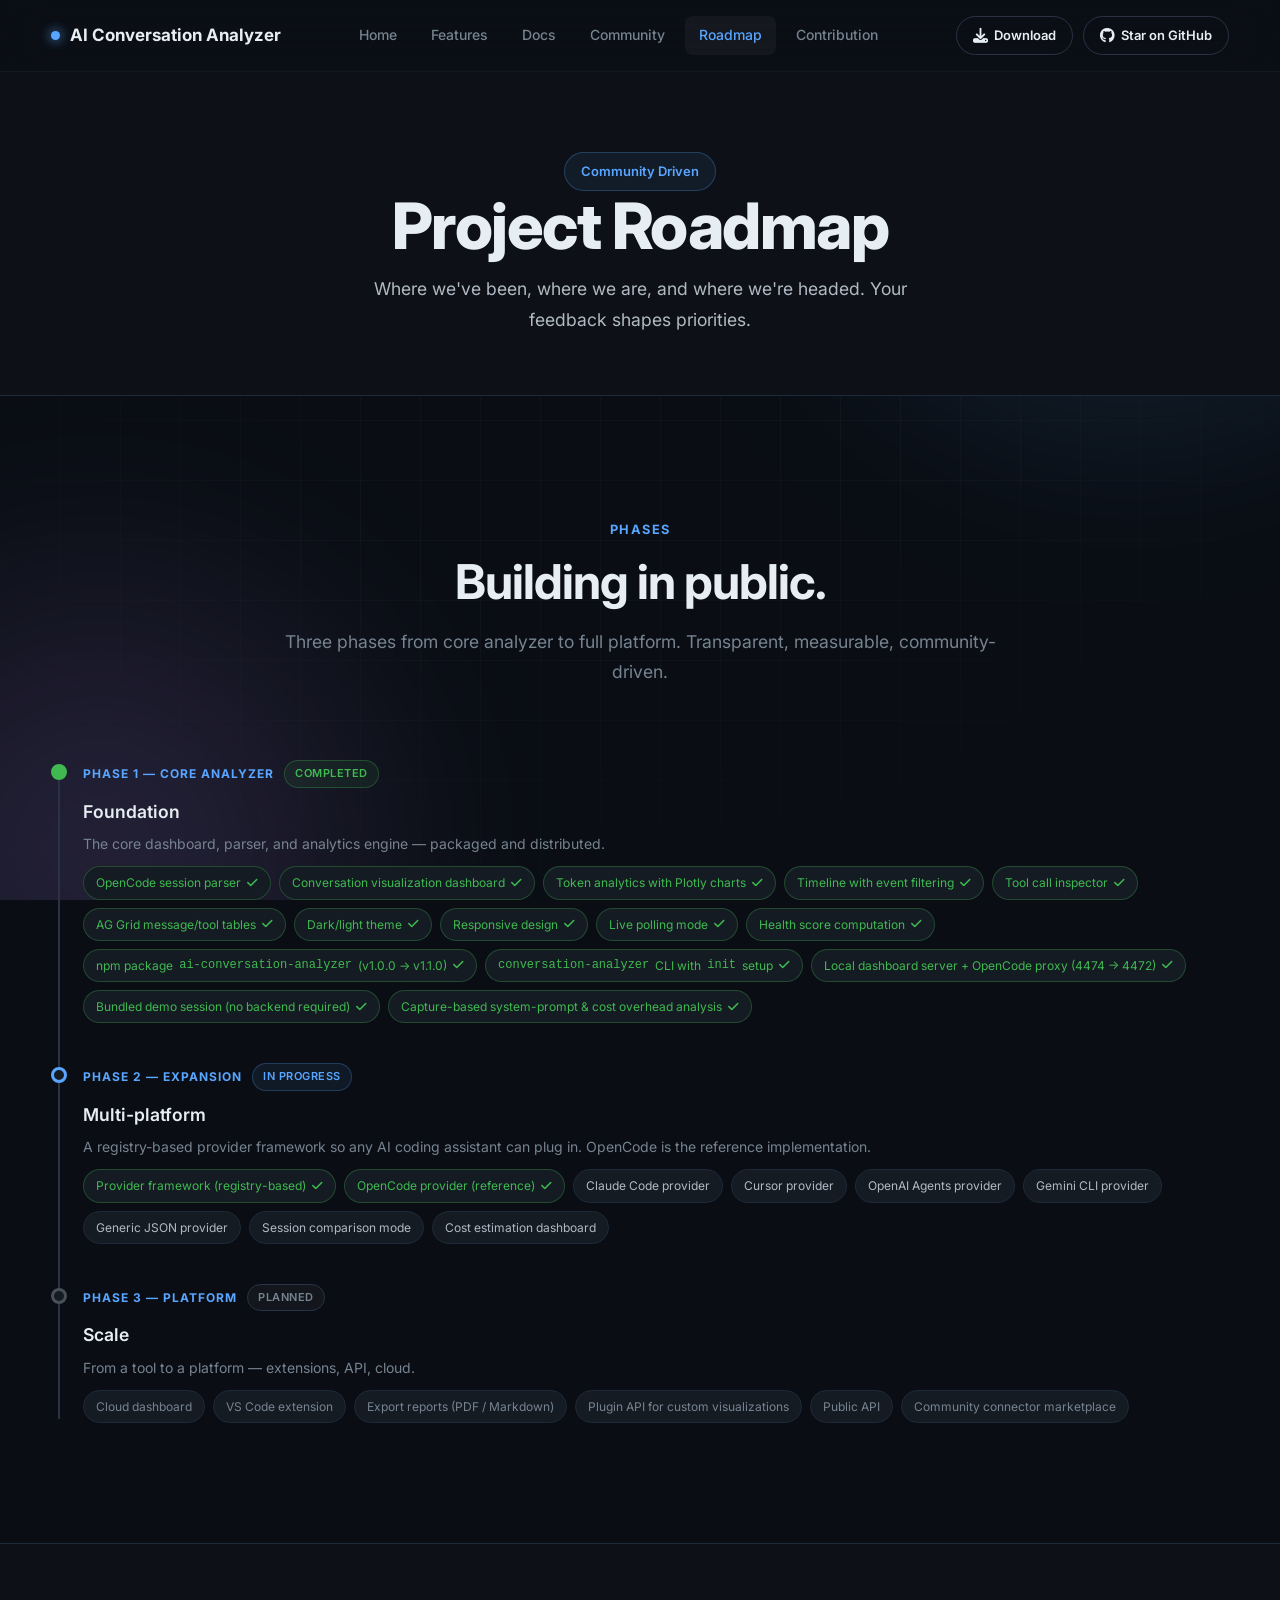
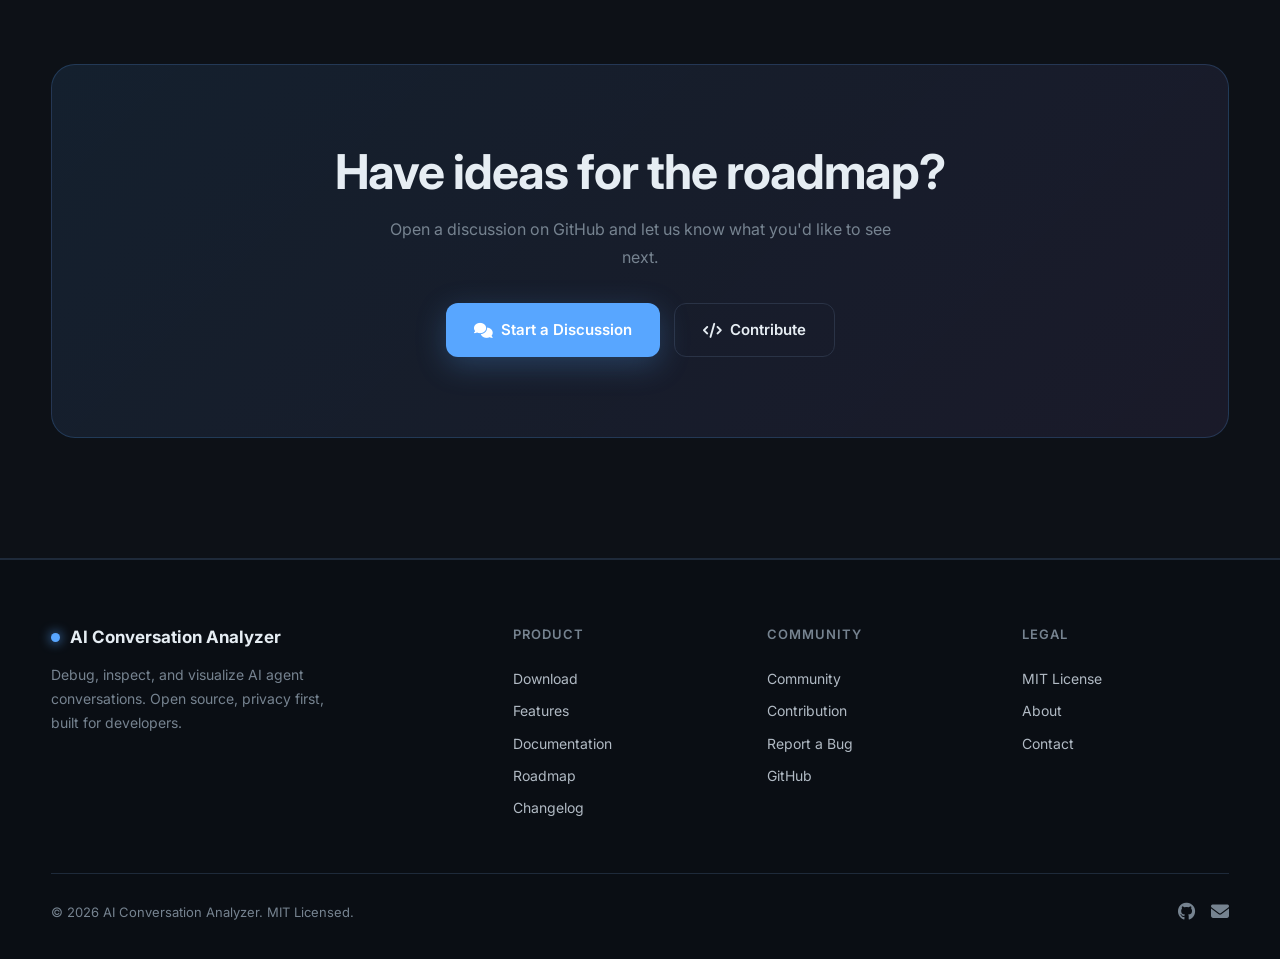
<file: roadmap.html>
<!DOCTYPE html>
<html lang="en">
<head>
    <meta charset="UTF-8">
    <meta name="viewport" content="width=device-width, initial-scale=1.0">
    <title>Roadmap — AI Conversation Analyzer</title>
    <meta name="description" content="Project roadmap for AI Conversation Analyzer. See completed milestones, work in progress, and future plans.">
    <meta property="og:title" content="Roadmap — AI Conversation Analyzer">
    <meta property="og:description" content="Project roadmap for AI Conversation Analyzer.">
    <meta property="og:type" content="website">
    <link rel="preconnect" href="https://fonts.googleapis.com">
    <link rel="preconnect" href="https://fonts.gstatic.com" crossorigin>
    <link href="https://fonts.googleapis.com/css2?family=Inter:wght@300;400;500;600;700;800&family=JetBrains+Mono:wght@400;500;600&display=swap" rel="stylesheet">
    <link rel="stylesheet" href="https://cdnjs.cloudflare.com/ajax/libs/font-awesome/6.7.2/css/all.min.css">
    <link rel="stylesheet" href="css/tokens.css">
    <link rel="stylesheet" href="css/base.css">
    <link rel="stylesheet" href="css/background.css">
    <link rel="stylesheet" href="css/navigation.css">
    <link rel="stylesheet" href="css/components.css">
    <link rel="stylesheet" href="css/layout.css">
    <link rel="stylesheet" href="css/footer.css">
    <link rel="stylesheet" href="css/home.css">
    <link rel="stylesheet" href="css/pages.css">
    <link rel="stylesheet" href="css/animations.css">
    <link rel="stylesheet" href="css/responsive.css">
</head>
<body>

    <div id="site-header"></div>

    <!-- Page Header -->
    <header class="page-header">
        <div class="container">
            <span class="badge">Community Driven</span>
            <h1>Project Roadmap</h1>
            <p>Where we've been, where we are, and where we're headed. Your feedback shapes priorities.</p>
        </div>
    </header>

    <!-- Roadmap Timeline -->
    <section class="section">
        <div class="container">
            <div class="section-header reveal">
                <span class="section-label">Phases</span>
                <h2>Building in public.</h2>
                <p>Three phases from core analyzer to full platform. Transparent, measurable, community-driven.</p>
            </div>

            <div class="timeline reveal">
                <!-- Phase 1 -->
                <div class="timeline-item">
                    <span class="timeline-dot done"></span>
                    <div class="timeline-phase">
                        Phase 1 — Core Analyzer
                        <span class="tag tag-green">Completed</span>
                    </div>
                    <h4>Foundation</h4>
                    <p>The core dashboard, parser, and analytics engine — packaged and distributed.</p>
                    <div class="timeline-tasks">
                        <span class="timeline-task done">OpenCode session parser <i class="fa-solid fa-check"></i></span>
                        <span class="timeline-task done">Conversation visualization dashboard <i class="fa-solid fa-check"></i></span>
                        <span class="timeline-task done">Token analytics with Plotly charts <i class="fa-solid fa-check"></i></span>
                        <span class="timeline-task done">Timeline with event filtering <i class="fa-solid fa-check"></i></span>
                        <span class="timeline-task done">Tool call inspector <i class="fa-solid fa-check"></i></span>
                        <span class="timeline-task done">AG Grid message/tool tables <i class="fa-solid fa-check"></i></span>
                        <span class="timeline-task done">Dark/light theme <i class="fa-solid fa-check"></i></span>
                        <span class="timeline-task done">Responsive design <i class="fa-solid fa-check"></i></span>
                        <span class="timeline-task done">Live polling mode <i class="fa-solid fa-check"></i></span>
                        <span class="timeline-task done">Health score computation <i class="fa-solid fa-check"></i></span>
                        <span class="timeline-task done">npm package <code>ai-conversation-analyzer</code> (v1.0.0 → v1.1.0) <i class="fa-solid fa-check"></i></span>
                        <span class="timeline-task done"><code>conversation-analyzer</code> CLI with <code>init</code> setup <i class="fa-solid fa-check"></i></span>
                        <span class="timeline-task done">Local dashboard server + OpenCode proxy (4474 → 4472) <i class="fa-solid fa-check"></i></span>
                        <span class="timeline-task done">Bundled demo session (no backend required) <i class="fa-solid fa-check"></i></span>
                        <span class="timeline-task done">Capture-based system-prompt &amp; cost overhead analysis <i class="fa-solid fa-check"></i></span>
                    </div>
                </div>

                <!-- Phase 2 -->
                <div class="timeline-item">
                    <span class="timeline-dot"></span>
                    <div class="timeline-phase">
                        Phase 2 — Expansion
                        <span class="tag tag-blue">In Progress</span>
                    </div>
                    <h4>Multi-platform</h4>
                    <p>A registry-based provider framework so any AI coding assistant can plug in. OpenCode is the reference implementation.</p>
                    <div class="timeline-tasks">
                        <span class="timeline-task done">Provider framework (registry-based) <i class="fa-solid fa-check"></i></span>
                        <span class="timeline-task done">OpenCode provider (reference) <i class="fa-solid fa-check"></i></span>
                        <span class="timeline-task">Claude Code provider</span>
                        <span class="timeline-task">Cursor provider</span>
                        <span class="timeline-task">OpenAI Agents provider</span>
                        <span class="timeline-task">Gemini CLI provider</span>
                        <span class="timeline-task">Generic JSON provider</span>
                        <span class="timeline-task">Session comparison mode</span>
                        <span class="timeline-task">Cost estimation dashboard</span>
                    </div>
                </div>

                <!-- Phase 3 -->
                <div class="timeline-item">
                    <span class="timeline-dot planned"></span>
                    <div class="timeline-phase">
                        Phase 3 — Platform
                        <span class="tag tag-muted">Planned</span>
                    </div>
                    <h4>Scale</h4>
                    <p>From a tool to a platform — extensions, API, cloud.</p>
                    <div class="timeline-tasks">
                        <span class="timeline-task planned">Cloud dashboard</span>
                        <span class="timeline-task planned">VS Code extension</span>
                        <span class="timeline-task planned">Export reports (PDF / Markdown)</span>
                        <span class="timeline-task planned">Plugin API for custom visualizations</span>
                        <span class="timeline-task planned">Public API</span>
                        <span class="timeline-task planned">Community connector marketplace</span>
                    </div>
                </div>
            </div>
        </div>
    </section>

    <!-- CTA -->
    <section class="section section-alt">
        <div class="container">
            <div class="cta-banner reveal">
                <h2>Have ideas for the roadmap?</h2>
                <p>Open a discussion on GitHub and let us know what you'd like to see next.</p>
                <div class="cta-buttons">
                    <a class="btn btn-primary" data-github="discussions" target="_blank">
                        <i class="fa-solid fa-comments"></i> Start a Discussion
                    </a>
                    <a class="btn btn-secondary" href="contribution">
                        <i class="fa-solid fa-code"></i> Contribute
                    </a>
                </div>
            </div>
        </div>
    </section>

    <div id="site-footer"></div>

    <script src="js/config.js"></script>
    <script src="js/include.js"></script>
    <script src="js/main.js"></script>
</body>
</html>
</file>
<file: css/tokens.css>
/* ==========================================================================
   AI Conversation Analyzer — Design Tokens
   ========================================================================== */

/* ===========================
   CSS Variables / Design Tokens
   =========================== */

:root {
    --bg: #0a0e14;
    --bg-2: #0d1117;
    --surface: #151b23;
    --surface-2: #1c2333;
    --surface-3: #232d3f;
    --border: #2a3346;
    --border-light: #1e2a3a;
    --text: #e6edf3;
    --text-secondary: #b1bac4;
    --muted: #768390;
    --muted-dim: #484f58;
    --primary: #58a6ff;
    --primary-hover: #79c0ff;
    --primary-bg: rgba(88, 166, 255, 0.08);
    --primary-border: rgba(88, 166, 255, 0.25);
    --green: #3fb950;
    --green-bg: rgba(63, 185, 80, 0.08);
    --amber: #d29922;
    --amber-bg: rgba(210, 153, 34, 0.08);
    --red: #f85149;
    --red-bg: rgba(248, 81, 73, 0.08);
    --purple: #bc8cff;
    --purple-bg: rgba(188, 140, 255, 0.08);
    --radius-sm: 8px;
    --radius: 12px;
    --radius-lg: 18px;
    --radius-xl: 24px;
    --shadow-sm: 0 2px 8px rgba(0, 0, 0, 0.3);
    --shadow: 0 8px 30px rgba(0, 0, 0, 0.35);
    --shadow-lg: 0 20px 60px rgba(0, 0, 0, 0.5);
    --container: 1200px;
    --nav-height: 72px;
    --transition: 0.25s ease;
    --font-sans: 'Inter', -apple-system, BlinkMacSystemFont, 'Segoe UI', sans-serif;
    --font-mono: 'JetBrains Mono', 'Fira Code', monospace;
}
</file>
<file: css/base.css>
/* ==========================================================================
   AI Conversation Analyzer — Base & Typography
   ========================================================================== */

/* ===========================
   Reset & Base
   =========================== */

*, *::before, *::after {
    margin: 0;
    padding: 0;
    box-sizing: border-box;
}

html {
    scroll-behavior: smooth;
    scroll-padding-top: calc(var(--nav-height) + 20px);
}

body {
    background: var(--bg);
    color: var(--text);
    font-family: var(--font-sans);
    line-height: 1.6;
    overflow-x: hidden;
    -webkit-font-smoothing: antialiased;
    -moz-osx-font-smoothing: grayscale;
}

a { color: inherit; text-decoration: none; }
button { font: inherit; cursor: pointer; }
img { max-width: 100%; display: block; }
ul, ol { list-style: none; }

.container {
    width: min(var(--container), 92%);
    margin: 0 auto;
}

/* ===========================
   Typography
   =========================== */

h1 { font-size: clamp(2.2rem, 5vw, 4rem); line-height: 1.08; letter-spacing: -1.5px; font-weight: 800; }
h2 { font-size: clamp(1.8rem, 4vw, 3rem); line-height: 1.12; letter-spacing: -1px; font-weight: 700; }
h3 { font-size: 1.35rem; line-height: 1.3; font-weight: 700; }
h4 { font-size: 1.1rem; font-weight: 600; }

p { color: var(--text-secondary); line-height: 1.75; }

.text-muted { color: var(--muted); }
.text-primary { color: var(--primary); }
.text-center { text-align: center; }
.text-sm { font-size: 0.9rem; }
.text-mono { font-family: var(--font-mono); }
.font-medium { font-weight: 500; }

/* ===========================
   Scrollbar
   =========================== */

::-webkit-scrollbar { width: 8px; }
::-webkit-scrollbar-track { background: transparent; }
::-webkit-scrollbar-thumb { background: var(--border); border-radius: 999px; }
::-webkit-scrollbar-thumb:hover { background: var(--muted-dim); }
</file>
<file: css/background.css>
/* ==========================================================================
   AI Conversation Analyzer — Background Effects
   ========================================================================== */

/* ===========================
   Background Effects
   =========================== */

.bg-effects {
    position: fixed;
    inset: 0;
    z-index: -10;
    overflow: hidden;
    pointer-events: none;
}

.bg-grid {
    position: absolute;
    inset: 0;
    background-image:
        linear-gradient(rgba(255, 255, 255, 0.025) 1px, transparent 1px),
        linear-gradient(90deg, rgba(255, 255, 255, 0.025) 1px, transparent 1px);
    background-size: 60px 60px;
    mask-image: radial-gradient(ellipse at center, white 30%, transparent 80%);
}

.bg-glow {
    position: absolute;
    border-radius: 50%;
    filter: blur(120px);
    opacity: 0.15;
}

.bg-glow-1 {
    width: 600px;
    height: 600px;
    background: var(--primary);
    top: -200px;
    right: -150px;
}

.bg-glow-2 {
    width: 500px;
    height: 500px;
    background: var(--purple);
    bottom: -200px;
    left: -150px;
}
</file>
<file: css/navigation.css>
/* ==========================================================================
   AI Conversation Analyzer — Navigation
   ========================================================================== */

/* ===========================
   Navigation
   =========================== */

.navbar {
    position: fixed;
    top: 0;
    left: 0;
    width: 100%;
    height: var(--nav-height);
    z-index: 1000;
    backdrop-filter: blur(20px);
    -webkit-backdrop-filter: blur(20px);
    background: rgba(10, 14, 20, 0.6);
    border-bottom: 1px solid rgba(255, 255, 255, 0.04);
    transition: background var(--transition), border-color var(--transition);
}

.navbar.scrolled {
    background: rgba(10, 14, 20, 0.88);
    border-bottom-color: rgba(255, 255, 255, 0.08);
}

.nav-inner {
    height: 100%;
    display: flex;
    align-items: center;
    justify-content: space-between;
    gap: 20px;
}

.nav-brand {
    display: flex;
    align-items: center;
    gap: 10px;
    font-weight: 700;
    font-size: 17px;
    white-space: nowrap;
    flex-shrink: 0;
}

.nav-brand-dot {
    width: 9px;
    height: 9px;
    border-radius: 50%;
    background: var(--primary);
    box-shadow: 0 0 12px var(--primary);
}

.nav-links {
    display: flex;
    align-items: center;
    gap: 6px;
}

.nav-links a {
    padding: 8px 14px;
    border-radius: var(--radius-sm);
    color: var(--muted);
    font-size: 14px;
    font-weight: 500;
    transition: color var(--transition), background var(--transition);
}

.nav-links a:hover,
.nav-links a.active {
    color: var(--text);
    background: rgba(255, 255, 255, 0.04);
}

.nav-right {
    display: flex;
    align-items: center;
    gap: 10px;
    flex-shrink: 0;
}

.btn-github {
    display: inline-flex;
    align-items: center;
    gap: 6px;
    padding: 8px 16px;
    border-radius: 999px;
    border: 1px solid var(--border);
    background: transparent;
    color: var(--text);
    font-size: 13px;
    font-weight: 600;
    transition: all var(--transition);
    white-space: nowrap;
}

.btn-github:hover {
    background: var(--primary);
    border-color: var(--primary);
    color: #fff;
}

.btn-github i { font-size: 15px; }

.nav-toggle {
    display: none;
    flex-direction: column;
    justify-content: center;
    align-items: center;
    gap: 5px;
    width: 40px;
    height: 40px;
    border-radius: var(--radius-sm);
    border: 1px solid var(--border);
    background: transparent;
    flex-shrink: 0;
}

.nav-toggle span {
    display: block;
    width: 18px;
    height: 2px;
    background: var(--text);
    border-radius: 2px;
    transition: transform 0.3s, opacity 0.3s;
}

.nav-toggle[aria-expanded="true"] span:nth-child(1) { transform: translateY(7px) rotate(45deg); }
.nav-toggle[aria-expanded="true"] span:nth-child(2) { opacity: 0; }
.nav-toggle[aria-expanded="true"] span:nth-child(3) { transform: translateY(-7px) rotate(-45deg); }

/* ===========================
   Nav Active State
   =========================== */

.nav-links a.active {
    color: var(--primary);
}
</file>
<file: css/components.css>
/* ==========================================================================
   AI Conversation Analyzer — Components (Buttons, Cards, Badges)
   ========================================================================== */

/* ===========================
   Buttons
   =========================== */

.btn {
    display: inline-flex;
    align-items: center;
    justify-content: center;
    gap: 8px;
    padding: 14px 28px;
    border-radius: var(--radius);
    font-weight: 600;
    font-size: 15px;
    transition: all var(--transition);
    border: none;
    cursor: pointer;
    white-space: nowrap;
}

.btn-primary {
    position: relative;
    overflow: hidden;
    background: var(--primary);
    color: #fff;
    box-shadow: 0 8px 30px rgba(88, 166, 255, 0.25);
}

.btn-primary:hover {
    transform: translateY(-2px);
    background: var(--primary-hover);
    box-shadow: 0 12px 40px rgba(88, 166, 255, 0.35);
}

.btn-primary::after {
    content: "";
    position: absolute;
    width: 100px;
    height: 200%;
    left: -120px;
    top: -50%;
    background: rgba(255, 255, 255, 0.15);
    transform: rotate(25deg);
    transition: 0.6s;
}

.btn-primary:hover::after { left: 130%; }

.btn-secondary {
    background: transparent;
    border: 1px solid var(--border);
    color: var(--text);
}

.btn-secondary:hover {
    background: rgba(255, 255, 255, 0.04);
    border-color: var(--primary);
    transform: translateY(-2px);
}

.btn-sm { padding: 10px 18px; font-size: 13px; border-radius: var(--radius-sm); }
.btn-lg { padding: 18px 36px; font-size: 16px; }
.btn-icon { font-size: 16px; }

/* ===========================
   Cards
   =========================== */

.card {
    background: var(--surface);
    border: 1px solid var(--border-light);
    border-radius: var(--radius-lg);
    padding: 32px;
    overflow: hidden;
    transition: transform var(--transition), border-color var(--transition), box-shadow var(--transition);
}

.card:hover {
    border-color: var(--primary-border);
    transform: translateY(-4px);
    box-shadow: var(--shadow);
}

.card-header {
    display: flex;
    align-items: center;
    gap: 14px;
    margin-bottom: 18px;
}

.card-icon {
    width: 44px;
    height: 44px;
    border-radius: var(--radius);
    display: flex;
    align-items: center;
    justify-content: center;
    font-size: 20px;
    flex-shrink: 0;
}

.card-icon.blue { background: var(--primary-bg); border: 1px solid var(--primary-border); }
.card-icon.green { background: var(--green-bg); border: 1px solid rgba(63, 185, 80, 0.25); }
.card-icon.amber { background: var(--amber-bg); border: 1px solid rgba(210, 153, 34, 0.25); }
.card-icon.purple { background: var(--purple-bg); border: 1px solid rgba(188, 140, 255, 0.25); }
.card-icon.red { background: var(--red-bg); border: 1px solid rgba(248, 81, 73, 0.25); }

.card h3 { margin-bottom: 10px; }
.card p { font-size: 14px; color: var(--muted); line-height: 1.7; }

/* ===========================
   Badge / Tag / Pill
   =========================== */

.badge {
    display: inline-flex;
    align-items: center;
    gap: 6px;
    padding: 8px 16px;
    border-radius: 999px;
    font-size: 13px;
    font-weight: 600;
    border: 1px solid var(--primary-border);
    background: var(--primary-bg);
    color: var(--primary);
}

.tag {
    display: inline-block;
    padding: 4px 10px;
    border-radius: 999px;
    font-size: 11px;
    font-weight: 600;
    text-transform: uppercase;
    letter-spacing: 0.5px;
}

.tag-green { background: var(--green-bg); color: var(--green); border: 1px solid rgba(63, 185, 80, 0.3); }
.tag-amber { background: var(--amber-bg); color: var(--amber); border: 1px solid rgba(210, 153, 34, 0.3); }
.tag-blue { background: var(--primary-bg); color: var(--primary); border: 1px solid var(--primary-border); }
.tag-purple { background: var(--purple-bg); color: var(--purple); border: 1px solid rgba(188, 140, 255, 0.3); }
.tag-muted { background: rgba(255, 255, 255, 0.04); color: var(--muted); border: 1px solid var(--border); }
</file>
<file: css/layout.css>
/* ==========================================================================
   AI Conversation Analyzer — Layout (Sections, Grids, Page Header, Content)
   ========================================================================== */

/* ===========================
   Section Layout
   =========================== */

.section {
    padding: 120px 0;
}

.section-header {
    max-width: 720px;
    margin: 0 auto 72px;
    text-align: center;
}

.section-header .badge { margin-bottom: 20px; }

.section-header h2 {
    margin-bottom: 18px;
}

.section-header p {
    font-size: 1.1rem;
    color: var(--muted);
}

.section-label {
    display: inline-block;
    color: var(--primary);
    font-weight: 700;
    font-size: 0.8rem;
    letter-spacing: 1.5px;
    text-transform: uppercase;
    margin-bottom: 14px;
}

.section-alt {
    background: var(--bg-2);
    border-top: 1px solid var(--border-light);
    border-bottom: 1px solid var(--border-light);
}

.divider {
    height: 1px;
    background: var(--border-light);
    margin: 0;
    border: none;
}

/* ===========================
   Grid Layouts
   =========================== */

.grid-2 { display: grid; grid-template-columns: repeat(2, 1fr); gap: 24px; }
.grid-3 { display: grid; grid-template-columns: repeat(3, 1fr); gap: 24px; }
.grid-4 { display: grid; grid-template-columns: repeat(4, 1fr); gap: 24px; }
.grid-auto { display: grid; grid-template-columns: repeat(auto-fit, minmax(280px, 1fr)); gap: 24px; }

/* ===========================
   Page Header
   =========================== */

.page-header {
    padding: calc(var(--nav-height) + 80px) 0 60px;
    text-align: center;
    background: var(--bg-2);
    border-bottom: 1px solid var(--border-light);
}

.page-header h1 { margin-bottom: 14px; }
.page-header p { max-width: 600px; margin: 0 auto; font-size: 1.1rem; }

/* ===========================
   Content Pages
   =========================== */

.content-section {
    padding: 80px 0;
}

.content-section + .content-section {
    border-top: 1px solid var(--border-light);
}

.content-grid {
    display: grid;
    grid-template-columns: 1fr 1fr;
    gap: 60px;
    align-items: start;
}

.content-block h3 { margin-bottom: 14px; }
.content-block p { margin-bottom: 16px; }
</file>
<file: css/footer.css>
/* ==========================================================================
   AI Conversation Analyzer — Footer
   ========================================================================== */

/* ===========================
   Footer
   =========================== */

.footer {
    padding: 64px 0 32px;
    border-top: 1px solid var(--border-light);
}

.footer-grid {
    display: grid;
    grid-template-columns: 2fr repeat(3, 1fr);
    gap: 48px;
    margin-bottom: 48px;
}

.footer-brand p {
    font-size: 14px;
    color: var(--muted);
    margin-top: 12px;
    max-width: 300px;
    line-height: 1.7;
}

.footer-col h4 {
    font-size: 13px;
    text-transform: uppercase;
    letter-spacing: 1px;
    color: var(--muted);
    margin-bottom: 18px;
}

.footer-col a {
    display: block;
    padding: 5px 0;
    font-size: 14px;
    color: var(--text-secondary);
    transition: color var(--transition);
}

.footer-col a:hover { color: var(--primary); }

.footer-bottom {
    display: flex;
    justify-content: space-between;
    align-items: center;
    padding-top: 24px;
    border-top: 1px solid var(--border-light);
    font-size: 13px;
    color: var(--muted);
}

.footer-socials {
    display: flex;
    gap: 16px;
}

.footer-socials a {
    color: var(--muted);
    font-size: 18px;
    transition: color var(--transition);
}

.footer-socials a:hover { color: var(--primary); }
</file>
<file: css/home.css>
/* ==========================================================================
   AI Conversation Analyzer — Home Page
   ========================================================================== */

/* ===========================
   Hero (Home)
   =========================== */

.hero-section {
    min-height: 100vh;
    display: flex;
    align-items: center;
    padding-top: calc(var(--nav-height) + 40px);
    padding-bottom: 80px;
    position: relative;
}

.hero-grid {
    display: grid;
    grid-template-columns: 1fr 1fr;
    gap: 80px;
    align-items: center;
}

.hero-content { animation: fadeUp 0.8s ease both; }

.hero-content h1 span { display: block; color: var(--primary); }

.hero-content > p {
    max-width: 560px;
    font-size: 1.15rem;
    line-height: 1.8;
    margin-top: 24px;
    color: var(--muted);
}

.hero-buttons {
    display: flex;
    gap: 14px;
    margin-top: 36px;
    flex-wrap: wrap;
}

.hero-visual {
    display: flex;
    justify-content: center;
    animation: fadeUp 0.8s ease 0.2s both;
}

/* Dashboard Mock */
.mock-dashboard {
    width: 100%;
    max-width: 520px;
    border-radius: var(--radius-xl);
    overflow: hidden;
    background: var(--surface);
    border: 1px solid var(--border-light);
    box-shadow: var(--shadow-lg);
}

.mock-titlebar {
    display: flex;
    align-items: center;
    gap: 8px;
    padding: 14px 18px;
    background: var(--surface-2);
    border-bottom: 1px solid var(--border-light);
}

.mock-dot { width: 10px; height: 10px; border-radius: 50%; }
.mock-dot.r { background: #ff5f57; }
.mock-dot.y { background: #febc2e; }
.mock-dot.g { background: #28c840; }

.mock-titlebar-text {
    margin-left: 10px;
    font-size: 12px;
    font-weight: 600;
    color: var(--muted);
}

.mock-body { padding: 24px; }

.mock-stat-row {
    display: grid;
    grid-template-columns: repeat(3, 1fr);
    gap: 12px;
    margin-bottom: 16px;
}

.mock-stat {
    background: var(--bg);
    border: 1px solid var(--border-light);
    border-radius: var(--radius);
    padding: 16px;
    text-align: center;
}

.mock-stat-value {
    font-size: 1.4rem;
    font-weight: 800;
    font-family: var(--font-mono);
    margin-bottom: 4px;
}

.mock-stat-value.blue { color: var(--primary); }
.mock-stat-value.green { color: var(--green); }
.mock-stat-value.amber { color: var(--amber); }

.mock-stat-label {
    font-size: 11px;
    color: var(--muted);
    text-transform: uppercase;
    letter-spacing: 0.5px;
}

.mock-bars { margin-top: 16px; }

.mock-bar-row {
    display: flex;
    align-items: center;
    gap: 10px;
    margin-bottom: 10px;
}

.mock-bar-label {
    width: 70px;
    font-size: 11px;
    color: var(--muted);
    font-family: var(--font-mono);
    flex-shrink: 0;
}

.mock-bar-track {
    flex: 1;
    height: 6px;
    background: var(--border-light);
    border-radius: 999px;
    overflow: hidden;
}

.mock-bar-fill {
    height: 100%;
    border-radius: 999px;
    transition: width 1.5s ease;
}

.mock-bar-fill.blue { background: var(--primary); }
.mock-bar-fill.green { background: var(--green); }
.mock-bar-fill.amber { background: var(--amber); }
.mock-bar-fill.purple { background: var(--purple); }

.mock-timeline {
    margin-top: 18px;
    padding-top: 16px;
    border-top: 1px solid var(--border-light);
}

.mock-timeline-title {
    font-size: 11px;
    color: var(--muted);
    text-transform: uppercase;
    letter-spacing: 0.5px;
    margin-bottom: 12px;
}

.mock-timeline-items {
    display: flex;
    flex-direction: column;
    gap: 8px;
}

.mock-timeline-item {
    display: flex;
    align-items: center;
    gap: 10px;
    font-size: 12px;
    font-family: var(--font-mono);
    color: var(--text-secondary);
}

.mock-timeline-dot {
    width: 6px;
    height: 6px;
    border-radius: 50%;
    flex-shrink: 0;
}

.mock-timeline-dot.blue { background: var(--primary); }
.mock-timeline-dot.green { background: var(--green); }
.mock-timeline-dot.amber { background: var(--amber); }

/* ===========================
   Feature Grid (Home)
   =========================== */

.feature-grid {
    display: grid;
    grid-template-columns: repeat(auto-fit, minmax(300px, 1fr));
    gap: 24px;
}

.feature-card {
    position: relative;
    padding: 32px;
    border-radius: var(--radius-lg);
    background: var(--surface);
    border: 1px solid var(--border-light);
    transition: all 0.35s ease;
    overflow: hidden;
}

.feature-card::before {
    content: "";
    position: absolute;
    inset: 0;
    opacity: 0;
    transition: 0.35s;
    background: linear-gradient(135deg, rgba(88, 166, 255, 0.06), transparent);
    pointer-events: none;
}

.feature-card:hover {
    transform: translateY(-6px);
    border-color: var(--primary-border);
    box-shadow: 0 12px 40px rgba(0, 0, 0, 0.25);
}

.feature-card:hover::before { opacity: 1; }

.feature-card-icon {
    font-size: 1.8rem;
    margin-bottom: 20px;
    display: block;
}

.feature-card h3 { margin-bottom: 10px; font-size: 1.2rem; }
.feature-card p { font-size: 14px; color: var(--muted); line-height: 1.7; }

/* ===========================
   How It Works
   =========================== */

.steps {
    display: grid;
    grid-template-columns: repeat(4, 1fr);
    gap: 24px;
    position: relative;
}

.steps::before {
    content: "";
    position: absolute;
    top: 36px;
    left: 10%;
    right: 10%;
    height: 2px;
    background: linear-gradient(90deg, var(--primary), var(--purple), var(--green));
    opacity: 0.3;
}

.step {
    text-align: center;
    position: relative;
    z-index: 1;
}

.step-number {
    width: 56px;
    height: 56px;
    border-radius: 50%;
    display: flex;
    align-items: center;
    justify-content: center;
    margin: 0 auto 20px;
    font-weight: 800;
    font-size: 1.1rem;
    background: var(--surface);
    border: 2px solid var(--primary-border);
    color: var(--primary);
}

.step h4 { margin-bottom: 8px; }
.step p { font-size: 14px; color: var(--muted); }

/* ===========================
   Stats Grid
   =========================== */

.stat-card {
    text-align: center;
    padding: 36px 24px;
    background: var(--surface);
    border: 1px solid var(--border-light);
    border-radius: var(--radius-lg);
    transition: all var(--transition);
}

.stat-card:hover {
    border-color: var(--primary-border);
    transform: translateY(-4px);
}

.stat-value {
    font-size: 2.4rem;
    font-weight: 800;
    font-family: var(--font-mono);
    margin-bottom: 6px;
    background: linear-gradient(135deg, var(--primary), var(--purple));
    -webkit-background-clip: text;
    -webkit-text-fill-color: transparent;
    background-clip: text;
}

.stat-label {
    font-size: 14px;
    color: var(--muted);
    font-weight: 500;
}

/* ===========================
   Comparison / Why Section
   =========================== */

.comparison-grid {
    display: grid;
    grid-template-columns: repeat(auto-fit, minmax(240px, 1fr));
    gap: 20px;
}

.comparison-card {
    padding: 28px;
    border-radius: var(--radius-lg);
    background: var(--surface);
    border: 1px solid var(--border-light);
    transition: all var(--transition);
}

.comparison-card:hover {
    border-color: var(--primary-border);
}

.comparison-icon {
    font-size: 1.6rem;
    margin-bottom: 14px;
    display: block;
}

.comparison-card h4 { margin-bottom: 8px; }
.comparison-card p { font-size: 13px; color: var(--muted); }

/* ===========================
   CTA Banner
   =========================== */

.cta-banner {
    text-align: center;
    padding: 80px 40px;
    border-radius: var(--radius-xl);
    background: linear-gradient(135deg, rgba(88, 166, 255, 0.1), rgba(188, 140, 255, 0.08));
    border: 1px solid rgba(88, 166, 255, 0.2);
}

.cta-banner h2 { margin-bottom: 16px; }
.cta-banner p { max-width: 520px; margin: 0 auto 32px; color: var(--muted); }
.cta-buttons { display: flex; gap: 14px; justify-content: center; flex-wrap: wrap; }

/* ===========================
   Community Cards
   =========================== */

.community-grid {
    display: grid;
    grid-template-columns: repeat(auto-fit, minmax(220px, 1fr));
    gap: 18px;
}

.community-card {
    display: flex;
    align-items: center;
    gap: 14px;
    padding: 20px 24px;
    border-radius: var(--radius);
    background: var(--surface);
    border: 1px solid var(--border-light);
    transition: all var(--transition);
    font-weight: 500;
    font-size: 14px;
}

.community-card:hover {
    border-color: var(--primary-border);
    transform: translateY(-2px);
}

.community-card i {
    font-size: 20px;
    width: 24px;
    text-align: center;
    color: var(--primary);
    flex-shrink: 0;
}

/* ===========================
   Screenshot Placeholders
   =========================== */

.screenshot-grid {
    display: grid;
    grid-template-columns: repeat(auto-fit, minmax(260px, 1fr));
    gap: 24px;
}

.screenshot-card {
    border-radius: var(--radius-lg);
    overflow: hidden;
    background: var(--surface);
    border: 1px solid var(--border-light);
    transition: all var(--transition);
}

.screenshot-card:hover {
    border-color: var(--primary-border);
    transform: translateY(-4px);
    box-shadow: var(--shadow);
}

.screenshot-card img {
    width: 100%;
    aspect-ratio: 16/10;
    object-fit: cover;
    display: block;
}

.screenshot-caption {
    padding: 16px 20px;
    font-size: 14px;
    font-weight: 600;
    color: var(--text-secondary);
}
</file>
<file: css/pages.css>
/* ==========================================================================
   AI Conversation Analyzer — Pages
   ========================================================================== */

/* ===========================
   Docs Page — Layout
   =========================== */

.docs-layout {
    display: flex;
    max-width: var(--container);
    margin: 0 auto;
    height: calc(100vh - var(--nav-height));
    margin-top: var(--nav-height);
}

/* Sidebar */
.docs-sidebar {
    width: 260px;
    flex-shrink: 0;
    height: 100%;
    overflow-y: auto;
    padding: 32px 0 32px 24px;
    border-right: 1px solid var(--border-light);
}

/* Mobile Nav (hidden on desktop) */
.docs-mobile-bar { display: none; }
.docs-mobile-dropdown { display: none; }

.docs-nav-group {
    margin-bottom: 28px;
}

.docs-nav-heading {
    display: block;
    font-size: 11px;
    font-weight: 700;
    text-transform: uppercase;
    letter-spacing: 1.5px;
    color: var(--muted);
    padding: 0 12px;
    margin-bottom: 8px;
}

.docs-nav-link {
    display: block;
    padding: 7px 12px 7px 27px;
    font-size: 14px;
    color: var(--text-secondary);
    border-radius: var(--radius-sm);
    border-left: 2px solid transparent;
    text-decoration: none;
    transition: all var(--transition);
    line-height: 1.5;
}

.docs-nav-link:hover {
    color: var(--text);
    background: rgba(255, 255, 255, 0.04);
}

.docs-nav-link.active {
    color: var(--primary);
    background: var(--primary-bg);
    border-left-color: var(--primary);
    font-weight: 500;
}

/* Main Content */
.docs-content {
    flex: 1;
    min-width: 0;
    padding: 32px 56px 80px;
    max-width: 820px;
    overflow-y: auto;
    height: 100%;
}

/* Search Bar */
.docs-search {
    display: flex;
    align-items: center;
    gap: 10px;
    position: relative;
    margin-bottom: 32px;
    padding: 12px 16px;
    border: 1px solid var(--border-light);
    border-radius: var(--radius);
    background: var(--surface);
    transition: border-color var(--transition);
}

.docs-search:focus-within {
    border-color: var(--primary-border);
}

.docs-search i {
    color: var(--muted);
    font-size: 14px;
    flex-shrink: 0;
}

.docs-search input {
    flex: 1;
    background: none;
    border: none;
    outline: none;
    color: var(--text);
    font-size: 14px;
    font-family: inherit;
}

.docs-search input::placeholder {
    color: var(--muted);
}

.docs-search kbd {
    padding: 2px 8px;
    font-size: 11px;
    font-family: var(--font-mono);
    color: var(--muted);
    background: var(--bg-2);
    border: 1px solid var(--border-light);
    border-radius: 4px;
    flex-shrink: 0;
}

/* Search Results Dropdown */
.docs-search-results {
    display: none;
    position: absolute;
    top: 100%;
    left: 0; right: 0;
    margin-top: 6px;
    background: var(--surface);
    border: 1px solid var(--border-light);
    border-radius: var(--radius);
    max-height: 320px;
    overflow-y: auto;
    box-shadow: 0 8px 24px rgba(0,0,0,0.25);
    z-index: 100;
}
.docs-search-results.open { display: block; }

.docs-search-result {
    display: flex;
    flex-direction: column;
    gap: 2px;
    padding: 10px 16px;
    color: var(--text);
    text-decoration: none;
    border-bottom: 1px solid var(--border-light);
    transition: background var(--transition);
}
.docs-search-result:last-child { border-bottom: none; }
.docs-search-result:hover { background: rgba(255,255,255,0.04); }
.docs-search-result-title { font-size: 14px; font-weight: 500; }
.docs-search-result-section { font-size: 12px; color: var(--muted); }
.docs-search-empty { padding: 16px; text-align: center; color: var(--muted); font-size: 14px; }

/* ===========================
   Docs — Rendered Markdown Content
   =========================== */

#docs-content-inner h1 { font-size: 2rem; font-weight: 800; letter-spacing: -0.5px; margin: 0 0 16px; line-height: 1.2; }
#docs-content-inner h2 { font-size: 1.5rem; font-weight: 700; margin: 40px 0 12px; line-height: 1.25; }
#docs-content-inner h3 { font-size: 1.2rem; font-weight: 600; margin: 32px 0 10px; line-height: 1.3; }
#docs-content-inner h4 { font-size: 1.05rem; font-weight: 600; margin: 28px 0 8px; }

#docs-content-inner p { margin-bottom: 16px; line-height: 1.75; color: var(--text-secondary); }

#docs-content-inner ul,
#docs-content-inner ol { margin-bottom: 16px; padding-left: 24px; }
#docs-content-inner ul { list-style: disc; }
#docs-content-inner ol { list-style: decimal; }
#docs-content-inner li { margin-bottom: 8px; line-height: 1.7; color: var(--text-secondary); }
#docs-content-inner li:last-child { margin-bottom: 0; }

#docs-content-inner blockquote {
    margin: 20px 0;
    padding: 16px 20px;
    border-left: 3px solid var(--primary);
    background: var(--primary-bg);
    border-radius: 0 var(--radius) var(--radius) 0;
    color: var(--text-secondary);
}
#docs-content-inner blockquote p { margin-bottom: 0; }

#docs-content-inner hr { margin: 32px 0; border: none; border-top: 1px solid var(--border-light); }

#docs-content-inner pre { margin-bottom: 20px; }
#docs-content-inner pre code { display: block; }

#docs-content-inner table { margin-bottom: 20px; }

#docs-content-inner img { margin: 20px 0; border-radius: var(--radius); }

#docs-content-inner strong { font-weight: 600; color: var(--text); }

/* ===========================
   Docs Page — Sections
   =========================== */

.docs-section {
    padding: 8px 0 32px;
}

.docs-section h2 {
    font-size: 1.6rem;
    font-weight: 700;
    margin-bottom: 12px;
    scroll-margin-top: calc(var(--nav-height) + 24px);
}

.docs-section h4 {
    font-size: 1rem;
    font-weight: 600;
    margin-bottom: 8px;
}

.docs-lead {
    font-size: 1.05rem;
    color: var(--muted);
    margin-bottom: 28px;
    line-height: 1.7;
}

.docs-section p {
    margin-bottom: 16px;
    line-height: 1.75;
    color: var(--text-secondary);
}

.docs-section code {
    font-family: var(--font-mono);
    font-size: 0.88em;
    background: var(--surface-2);
    padding: 2px 7px;
    border-radius: 5px;
    color: var(--primary);
    border: 1px solid var(--border-light);
}

/* ===========================
   Docs Page — Sidebar Scrollbar
   =========================== */

.docs-sidebar::-webkit-scrollbar { width: 4px; }
.docs-sidebar::-webkit-scrollbar-track { background: transparent; }
.docs-sidebar::-webkit-scrollbar-thumb { background: var(--border); border-radius: 4px; }

/* ===========================
   Docs Page — Code Blocks
   =========================== */

.docs-code-block {
    background: var(--surface);
    border: 1px solid var(--border-light);
    border-radius: var(--radius);
    margin-bottom: 24px;
    overflow: hidden;
}

.docs-code-header {
    display: flex;
    align-items: center;
    justify-content: space-between;
    padding: 10px 16px;
    background: var(--surface-2);
    border-bottom: 1px solid var(--border-light);
}

.docs-code-lang {
    font-size: 12px;
    font-weight: 600;
    color: var(--muted);
    text-transform: uppercase;
    letter-spacing: 0.5px;
}

.docs-copy-btn {
    background: none;
    border: none;
    color: var(--muted);
    cursor: pointer;
    padding: 4px 8px;
    border-radius: 4px;
    font-size: 13px;
    transition: all var(--transition);
}

.docs-copy-btn:hover {
    color: var(--text);
    background: rgba(255, 255, 255, 0.06);
}

.docs-code-block pre {
    padding: 18px 20px;
    margin: 0;
    overflow-x: auto;
}

.docs-code-block pre code {
    font-family: var(--font-mono);
    font-size: 13px;
    line-height: 1.8;
    color: var(--text-secondary);
    background: none;
    border: none;
    padding: 0;
    white-space: pre;
}

/* ===========================
   Docs Page — Callouts
   =========================== */

.docs-callout {
    display: flex;
    gap: 14px;
    padding: 18px 20px;
    border-radius: var(--radius);
    margin-bottom: 24px;
    border: 1px solid;
    font-size: 14px;
    line-height: 1.7;
}

.docs-callout p { margin: 0; font-size: 14px; }
.docs-callout strong { display: block; margin-bottom: 2px; font-size: 13px; text-transform: uppercase; letter-spacing: 0.5px; }
.docs-callout > i { margin-top: 2px; flex-shrink: 0; font-size: 16px; }

.docs-callout-tip {
    background: var(--green-bg);
    border-color: rgba(63, 185, 80, 0.25);
}
.docs-callout-tip i,
.docs-callout-tip strong { color: var(--green); }

.docs-callout-note {
    background: var(--primary-bg);
    border-color: var(--primary-border);
}
.docs-callout-note i,
.docs-callout-note strong { color: var(--primary); }

.docs-callout-warning {
    background: var(--amber-bg);
    border-color: rgba(210, 153, 34, 0.25);
}
.docs-callout-warning i,
.docs-callout-warning strong { color: var(--amber); }

/* ===========================
   Docs Page — Tables
   =========================== */

.docs-table-wrap {
    overflow-x: auto;
    margin-bottom: 24px;
    border: 1px solid var(--border-light);
    border-radius: var(--radius);
}

.docs-table {
    width: 100%;
    border-collapse: collapse;
    font-size: 14px;
}

.docs-table th {
    text-align: left;
    padding: 12px 16px;
    font-size: 12px;
    font-weight: 700;
    text-transform: uppercase;
    letter-spacing: 0.5px;
    color: var(--muted);
    background: var(--surface);
    border-bottom: 1px solid var(--border-light);
}

.docs-table td {
    padding: 12px 16px;
    border-bottom: 1px solid var(--border-light);
    color: var(--text-secondary);
    vertical-align: top;
}

.docs-table tr:last-child td { border-bottom: none; }

.docs-table td code {
    font-size: 0.85em;
    white-space: nowrap;
}

/* ===========================
   Docs Page — Steps
   =========================== */

.docs-steps {
    list-style: none;
    padding: 0;
    margin: 0 0 24px;
    display: flex;
    flex-direction: column;
    gap: 20px;
}

.docs-steps li {
    display: flex;
    gap: 16px;
    align-items: flex-start;
}

.docs-step-num {
    width: 28px;
    height: 28px;
    border-radius: 50%;
    background: var(--primary-bg);
    border: 1px solid var(--primary-border);
    color: var(--primary);
    font-size: 13px;
    font-weight: 700;
    display: flex;
    align-items: center;
    justify-content: center;
    flex-shrink: 0;
    margin-top: 2px;
}

.docs-steps li div { flex: 1; }
.docs-steps li strong { display: block; margin-bottom: 4px; font-size: 15px; }
.docs-steps li p { margin: 0; font-size: 14px; color: var(--muted); }

/* ===========================
   Docs Page — Lists
   =========================== */

.docs-list {
    list-style: none;
    padding: 0;
    margin: 0 0 24px;
    display: flex;
    flex-direction: column;
    gap: 12px;
}

.docs-list li {
    display: flex;
    align-items: center;
    gap: 12px;
    font-size: 15px;
    color: var(--text-secondary);
}

.docs-list li i {
    color: var(--green);
    font-size: 14px;
    flex-shrink: 0;
}

/* ===========================
   Docs Page — Tabs
   =========================== */

.docs-tabs {
    margin-bottom: 24px;
}

.docs-tab-buttons {
    display: flex;
    gap: 0;
    border-bottom: 1px solid var(--border-light);
    margin-bottom: 0;
}

.docs-tab-btn {
    padding: 10px 20px;
    font-size: 14px;
    font-weight: 500;
    color: var(--muted);
    background: none;
    border: none;
    border-bottom: 2px solid transparent;
    cursor: pointer;
    transition: all var(--transition);
}

.docs-tab-btn:hover { color: var(--text); }
.docs-tab-btn.active {
    color: var(--primary);
    border-bottom-color: var(--primary);
}

.docs-tab-panel { display: none; }
.docs-tab-panel.active { display: block; padding-top: 16px; }

/* ===========================
   Docs Page — FAQ
   =========================== */

.docs-faq-item {
    padding: 20px 0;
    border-bottom: 1px solid var(--border-light);
}

.docs-faq-item:last-child { border-bottom: none; }

.docs-faq-item h4 {
    margin-bottom: 8px;
    color: var(--text);
}

.docs-faq-item p {
    margin: 0;
    font-size: 14px;
    color: var(--text-secondary);
}

/* ===========================
   Docs Page — Placeholder
   =========================== */

.docs-placeholder {
    display: flex;
    flex-direction: column;
    align-items: center;
    justify-content: center;
    padding: 48px 24px;
    background: var(--surface);
    border: 1px dashed var(--border);
    border-radius: var(--radius);
    margin-bottom: 24px;
    text-align: center;
}

.docs-placeholder i {
    font-size: 2rem;
    color: var(--muted-dim);
    margin-bottom: 12px;
}

.docs-placeholder p {
    font-size: 14px;
    color: var(--muted);
    margin: 0;
}

/* ===========================
   Docs Page — Prev / Next
   =========================== */

.docs-prev-next {
    display: flex;
    gap: 16px;
    margin-top: 48px;
    padding-top: 32px;
    border-top: 1px solid var(--border-light);
}
.docs-prev, .docs-next {
    flex: 1;
    display: flex;
    flex-direction: column;
    gap: 4px;
    padding: 16px;
    border: 1px solid var(--border-light);
    border-radius: var(--radius);
    text-decoration: none;
    transition: border-color var(--transition), background var(--transition);
}
.docs-prev:hover, .docs-next:hover {
    border-color: var(--primary-border);
    background: var(--primary-bg);
}
.docs-next { text-align: right; align-items: flex-end; }
.docs-prev-next-label { font-size: 12px; color: var(--muted); text-transform: uppercase; letter-spacing: 0.5px; }
.docs-prev-next-title { font-size: 15px; font-weight: 600; color: var(--text); }

/* ===========================
   Docs Page — Footer
   =========================== */

.docs-footer {
    display: flex;
    gap: 12px;
    padding-top: 40px;
    margin-top: 40px;
    border-top: 1px solid var(--border-light);
}

/* ===========================
   Docs Page — Loading
   =========================== */

.docs-loading {
    display: flex;
    flex-direction: column;
    align-items: center;
    justify-content: center;
    padding: 80px 24px;
    color: var(--muted);
}

.docs-loading i {
    font-size: 1.5rem;
    margin-bottom: 12px;
}

.docs-loading p {
    margin: 0;
    font-size: 14px;
}

/* ===========================
   Timeline / Roadmap
   =========================== */

.timeline {
    position: relative;
    padding-left: 32px;
}

.timeline::before {
    content: "";
    position: absolute;
    left: 7px;
    top: 4px;
    bottom: 4px;
    width: 2px;
    background: var(--border);
}

.timeline-item {
    position: relative;
    padding-bottom: 40px;
}

.timeline-item:last-child { padding-bottom: 0; }

.timeline-dot {
    position: absolute;
    left: -32px;
    top: 4px;
    width: 16px;
    height: 16px;
    border-radius: 50%;
    background: var(--surface);
    border: 3px solid var(--primary);
}

.timeline-dot.done { background: var(--green); border-color: var(--green); }
.timeline-dot.planned { background: var(--surface); border-color: var(--muted-dim); }

.timeline-phase {
    display: flex;
    align-items: center;
    gap: 10px;
    flex-wrap: wrap;
    font-size: 12px;
    font-weight: 700;
    text-transform: uppercase;
    letter-spacing: 1px;
    color: var(--primary);
    margin-bottom: 10px;
}

.timeline-item h4 { margin-bottom: 6px; }
.timeline-item p { font-size: 14px; color: var(--muted); margin-bottom: 10px; }

.timeline-tasks {
    display: flex;
    flex-wrap: wrap;
    gap: 8px;
}

.timeline-task {
    display: inline-flex;
    align-items: center;
    gap: 6px;
    padding: 6px 12px;
    border-radius: 999px;
    font-size: 12px;
    background: var(--surface);
    border: 1px solid var(--border-light);
    color: var(--text-secondary);
}

.timeline-task.done { color: var(--green); border-color: rgba(63, 185, 80, 0.3); }
.timeline-task.planned { color: var(--muted); }

/* ===========================
   Changelog
   =========================== */

.release-card {
    padding: 32px;
    border-radius: var(--radius-lg);
    background: var(--surface);
    border: 1px solid var(--border-light);
    margin-bottom: 24px;
}

.release-header {
    display: flex;
    align-items: center;
    gap: 14px;
    margin-bottom: 18px;
    flex-wrap: wrap;
}

.release-version {
    font-size: 1.4rem;
    font-weight: 800;
    font-family: var(--font-mono);
    color: var(--primary);
}

.release-date {
    font-size: 13px;
    color: var(--muted);
}

.release-list {
    display: flex;
    flex-direction: column;
    gap: 8px;
}

.release-item {
    display: flex;
    align-items: flex-start;
    gap: 10px;
    font-size: 14px;
    color: var(--text-secondary);
    line-height: 1.6;
}

.release-item::before {
    content: "•";
    color: var(--primary);
    font-weight: 700;
    flex-shrink: 0;
    margin-top: 1px;
}

/* ===========================
   About Page
   =========================== */

.about-hero {
    max-width: 720px;
    margin: 0 auto;
    text-align: center;
    padding: 60px 0;
}

.about-values {
    display: grid;
    grid-template-columns: repeat(auto-fit, minmax(280px, 1fr));
    gap: 24px;
}

/* ===========================
   404 Page
   =========================== */

.page-404 {
    min-height: 100vh;
    display: flex;
    align-items: center;
    justify-content: center;
    text-align: center;
    padding: 40px;
}

.page-404 h1 {
    font-size: 8rem;
    font-weight: 900;
    background: linear-gradient(135deg, var(--primary), var(--purple));
    -webkit-background-clip: text;
    -webkit-text-fill-color: transparent;
    background-clip: text;
    line-height: 1;
    margin-bottom: 20px;
}

.page-404 p {
    font-size: 1.2rem;
    margin-bottom: 36px;
}

/* ===========================
   Feature Illustration
   =========================== */

.feature-illustration {
    background: var(--surface);
    border: 1px solid var(--border);
    border-radius: var(--radius-lg);
    padding: 0;
    display: flex;
    align-items: center;
    justify-content: center;
    min-height: 320px;
    overflow: hidden;
}

.feature-illustration img {
    width: 100%;
    height: 100%;
    object-fit: cover;
    display: block;
}

/* ===========================
   Contributing Page
   =========================== */

/* Tag row inside cards */
.card-tags {
    display: flex;
    gap: 8px;
    flex-wrap: wrap;
    margin-top: 16px;
}

/* Prerequisites list */
.prereq-list {
    display: flex;
    flex-direction: column;
    gap: 10px;
    font-size: 14px;
    color: var(--text-secondary);
}

.prereq-list li {
    display: flex;
    align-items: center;
    gap: 10px;
}

.prereq-list li i {
    color: var(--primary);
    width: 20px;
    text-align: center;
    flex-shrink: 0;
}

/* Code block */
.code-block {
    background: var(--bg);
    padding: 20px;
    border-radius: var(--radius-sm);
    font-family: var(--font-mono);
    font-size: 13px;
    color: var(--text);
    line-height: 1.9;
    overflow-x: auto;
    border: 1px solid var(--border-light);
    white-space: pre;
    max-width: 100%;
}

.code-block .comment { color: var(--muted); }
.code-block .highlight { color: var(--green); }

/* File tree */
.file-tree {
    font-family: var(--font-mono);
    font-size: 13px;
    color: var(--text-secondary);
    line-height: 2.2;
    text-align: left;
}

.file-tree .file { color: var(--primary); }
.file-tree .file-green { color: var(--green); }

/* Steps grid override for 5 items */
.steps-5 {
    display: grid;
    grid-template-columns: repeat(5, 1fr);
    gap: 20px;
    position: relative;
}

.steps-5::before {
    content: "";
    position: absolute;
    top: 36px;
    left: 8%;
    right: 8%;
    height: 2px;
    background: linear-gradient(90deg, var(--primary), var(--purple), var(--green));
    opacity: 0.3;
}

/* PR timeline centering */
.timeline-centered {
    max-width: 700px;
    margin: 0 auto;
}
</file>
<file: css/animations.css>
/* ==========================================================================
   AI Conversation Analyzer — Animations
   ========================================================================== */

/* ===========================
   Scroll Reveal
   =========================== */

.reveal {
    opacity: 0;
    transform: translateY(30px);
    transition: opacity 0.7s ease, transform 0.7s ease;
}

.reveal.visible {
    opacity: 1;
    transform: translateY(0);
}

.reveal-delay-1 { transition-delay: 0.1s; }
.reveal-delay-2 { transition-delay: 0.2s; }
.reveal-delay-3 { transition-delay: 0.3s; }

/* ===========================
   Animations
   =========================== */

@keyframes fadeUp {
    from { opacity: 0; transform: translateY(40px); }
    to { opacity: 1; transform: translateY(0); }
}

@keyframes pulse {
    0%, 100% { opacity: 1; }
    50% { opacity: 0.5; }
}

@keyframes float {
    0%, 100% { transform: translateY(0); }
    50% { transform: translateY(-10px); }
}

/* ===========================
   Reduced Motion
   =========================== */

@media (prefers-reduced-motion: reduce) {
    *, *::before, *::after {
        animation-duration: 0.01ms !important;
        animation-iteration-count: 1 !important;
        transition-duration: 0.01ms !important;
    }
    html { scroll-behavior: auto; }
}
</file>
<file: css/responsive.css>
/* ==========================================================================
   AI Conversation Analyzer — Responsive
   ========================================================================== */

/* Hide mobile-only elements on desktop */
.mobile-only { display: none !important; }

/* ===========================
   Tablet & below (≤ 1024px)
   =========================== */

@media (max-width: 1024px) {
    .hero-grid { grid-template-columns: 1fr; gap: 50px; text-align: center; }
    .hero-content > p { margin-left: auto; margin-right: auto; }
    .hero-buttons { justify-content: center; }
    .steps { grid-template-columns: repeat(2, 1fr); }
    .steps::before { display: none; }
    .steps-5 { grid-template-columns: repeat(3, 1fr); }
    .steps-5::before { display: none; }
    .footer-grid { grid-template-columns: 1fr 1fr; }
    .content-grid { grid-template-columns: 1fr; }
    .grid-2 { grid-template-columns: 1fr; }
    .grid-3 { grid-template-columns: repeat(2, 1fr); }
    .grid-4 { grid-template-columns: repeat(2, 1fr); }
    .docs-content { padding: 40px 36px 80px; }
}

/* ===========================
   Mobile (≤ 768px)
   =========================== */

@media (max-width: 768px) {
    .section { padding: 60px 0; }
    .page-header { padding: calc(var(--nav-height) + 40px) 0 40px; }
    .page-header h1 { font-size: 2rem; }
    .page-header p { font-size: 0.95rem; }

    .hero-install {
        width: 90vw;
    }

    /* Nav */
    .nav-links {
        position: fixed;
        top: var(--nav-height);
        left: 0;
        right: 0;
        flex-direction: column;
        gap: 0;
        background: rgba(10, 14, 20, 0.97);
        backdrop-filter: blur(20px);
        border-bottom: 1px solid var(--border-light);
        max-height: 0;
        overflow: hidden;
        transition: max-height 0.3s ease;
    }
    .nav-links.open { max-height: 400px; }
    .nav-links a { padding: 14px 24px; border-top: 1px solid var(--border-light); width: 100%; }
    .nav-toggle { display: flex; }
    .btn-github.desktop { display: none; }
    .mobile-only { display: inline-flex !important; }
    .nav-mobile-actions {
        display: flex;
        gap: 10px;
        padding: 16px 24px;
        border-top: 1px solid var(--border-light);
    }
    .nav-mobile-actions .btn-github {
        flex: 1;
        justify-content: center;
        padding: 12px 16px;
    }

    /* Grids — force single column */
    .grid-2, .grid-3, .grid-4 { grid-template-columns: 1fr; }
    .steps { grid-template-columns: 1fr; gap: 30px; }
    .steps-5 { grid-template-columns: 1fr; gap: 20px; }

    /* Footer */
    .footer-grid { grid-template-columns: 1fr; gap: 32px; }
    .footer-bottom { flex-direction: column; gap: 16px; text-align: center; }

    /* Code blocks */
    .card pre { max-width: 100% !important; overflow-x: auto !important; font-size: 12px !important; }
    .code-block { font-size: 12px; }

    /* Prevent sections from overflowing viewport */
    .section { overflow-x: hidden; }

    /* Misc */
    .mock-stat-row { grid-template-columns: 1fr; }
    .section-header { margin-bottom: 40px; }
    .section-header h2 { font-size: 1.6rem; }
    .cta-banner { padding: 40px 24px; }
    .cta-buttons { flex-direction: column; align-items: stretch; }
    .cta-buttons .btn { width: 100%; }

    /* Docs mobile sidebar dropdown */
    .docs-layout { display: block; height: auto; margin-top: var(--nav-height); }
    .docs-sidebar { display: none; }
    .docs-content { padding: calc(44px + 44px) 16px 60px; height: auto; overflow-y: visible; }

    /* Search bar — fixed below navbar on mobile */
    .docs-search {
        position: fixed;
        top: var(--nav-height);
        left: 0; right: 0;
        z-index: 999;
        margin-bottom: 0;
        padding: 10px 16px;
        border-radius: 0;
        border-left: none; border-right: none; border-top: none;
    }
    .docs-search kbd { display: none; }
    .docs-search-results { position: fixed; top: calc(var(--nav-height) + 44px); left: 0; right: 0; border-radius: 0; border-left: none; border-right: none; }

    .docs-mobile-bar {
        display: flex;
        align-items: center;
        justify-content: space-between;
        position: fixed;
        top: calc(var(--nav-height) + 44px);
        left: 0; right: 0;
        z-index: 999;
        padding: 0 20px;
        height: 44px;
        background: var(--surface);
        border-bottom: 1px solid var(--border-light);
        font-size: 14px;
        font-weight: 500;
        color: var(--text);
        cursor: pointer;
        -webkit-tap-highlight-color: transparent;
    }

    .docs-mobile-bar i {
        font-size: 12px;
        color: var(--muted);
        transition: transform 0.2s ease;
    }

    .docs-mobile-bar.open i {
        transform: rotate(180deg);
    }

    .docs-mobile-dropdown {
        display: none;
        position: fixed;
        top: calc(var(--nav-height) + 44px + 44px);
        left: 0; right: 0;
        z-index: 998;
        max-height: 50vh;
        overflow-y: auto;
        background: var(--surface);
        border-bottom: 1px solid var(--border-light);
        padding: 8px 0;
        box-shadow: 0 8px 24px rgba(0,0,0,0.3);
    }

    .docs-mobile-dropdown.open { display: block; }

    .docs-mobile-dropdown .docs-nav-group {
        padding: 0 16px;
        margin-bottom: 12px;
    }

    .docs-mobile-dropdown .docs-nav-heading {
        padding: 0 12px;
        margin-bottom: 4px;
    }

    .docs-mobile-dropdown .docs-nav-link {
        padding: 10px 12px 10px 27px;
        font-size: 14px;
    }

    /* Docs prev/next — stack on mobile */
    .docs-prev-next { flex-direction: column; gap: 12px; }
    .docs-next { text-align: left; align-items: flex-start; }

    /* Docs footer — stack on mobile */
    .docs-footer {
        flex-direction: column;
        gap: 10px;
    }
    .docs-footer .btn { width: 100%; justify-content: center; }

    .release-card { 
        overflow: auto;
    }
}

/* ===========================
   Small mobile (≤ 480px)
   =========================== */

@media (max-width: 480px) {
    h1 { letter-spacing: -0.5px; }
    h2 { font-size: 1.4rem; }
    .section { padding: 48px 0; }
    .btn { padding: 12px 20px; font-size: 14px; }
    .btn-lg { padding: 14px 24px; font-size: 15px; }
    .card { padding: 20px; }
    .card pre { padding: 12px !important; font-size: 11px !important; }
    .feature-card { padding: 20px; }
    .timeline-phase { font-size: 11px; }
    .step-number { width: 44px; height: 44px; font-size: 14px; }
    .docs-callout { padding: 14px 16px; }
    .docs-table { font-size: 13px; }
    .docs-table th, .docs-table td { padding: 10px 12px; }
}
</file>
